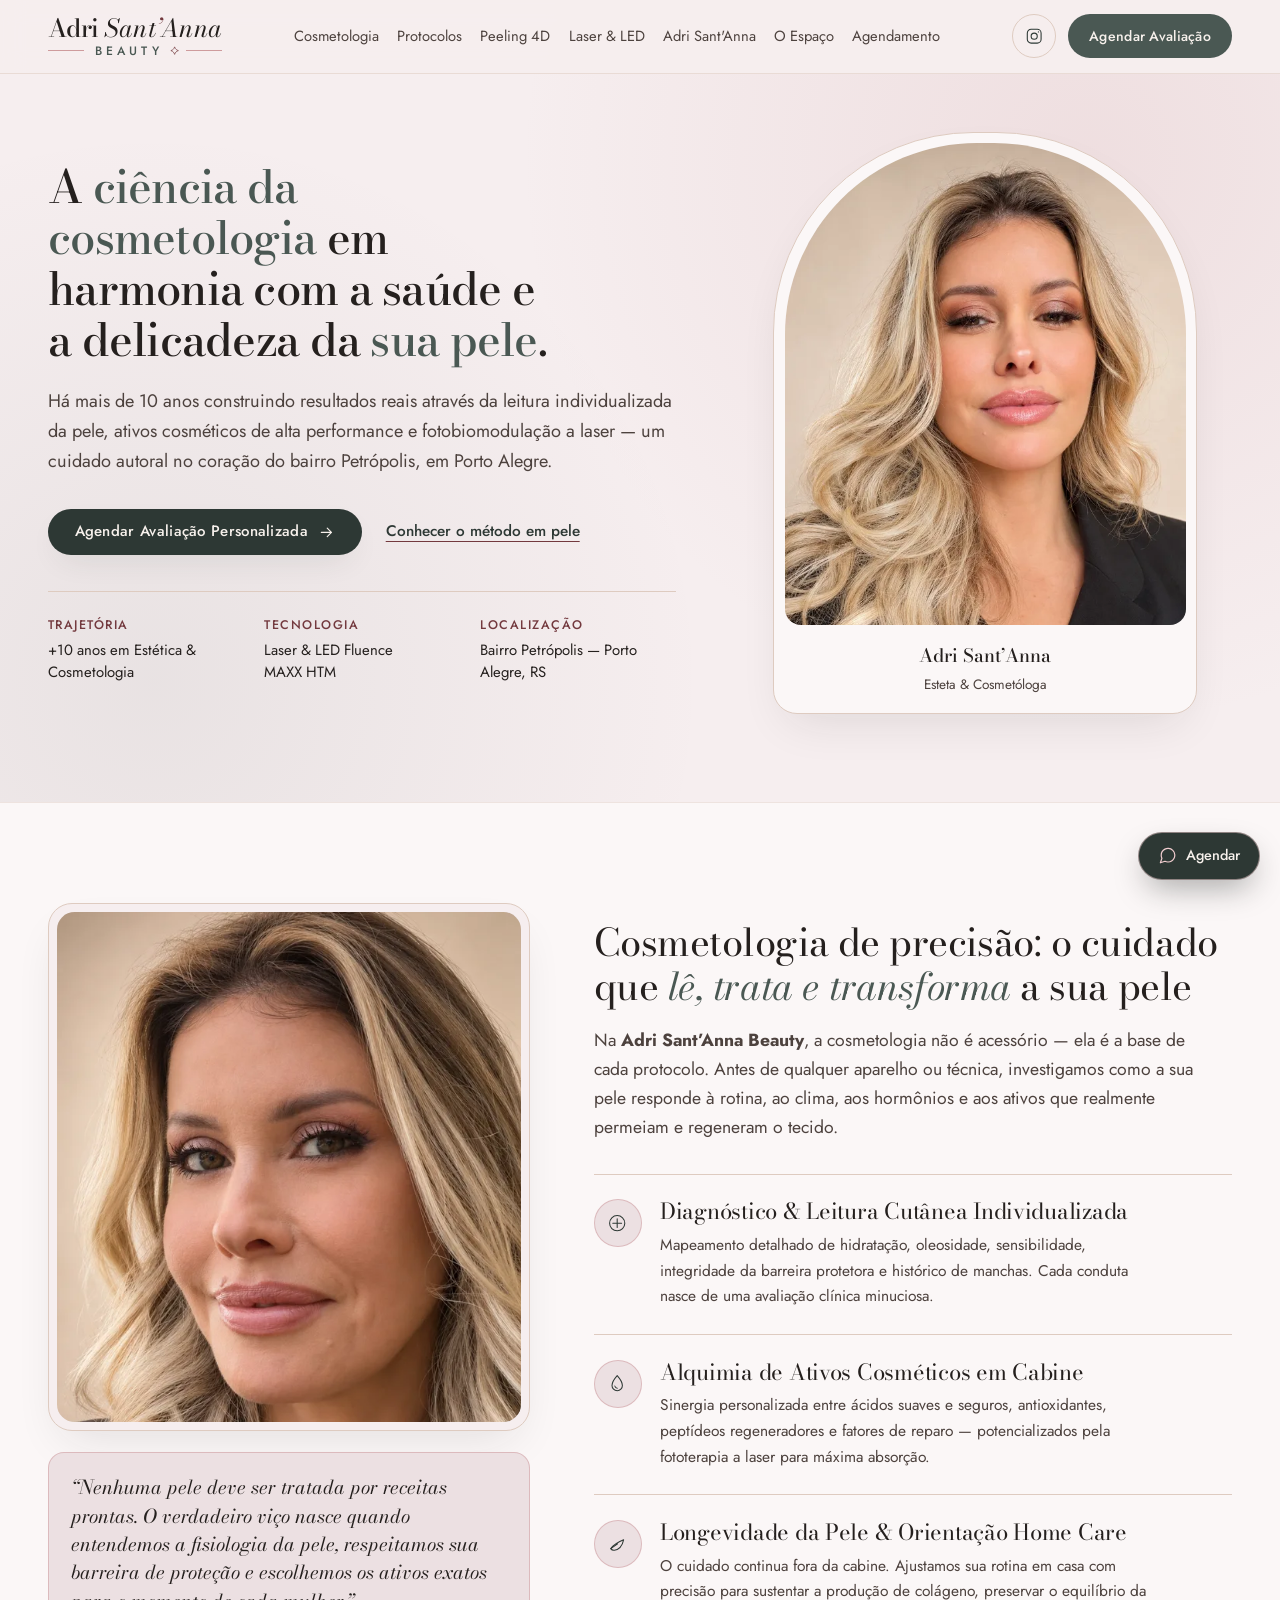
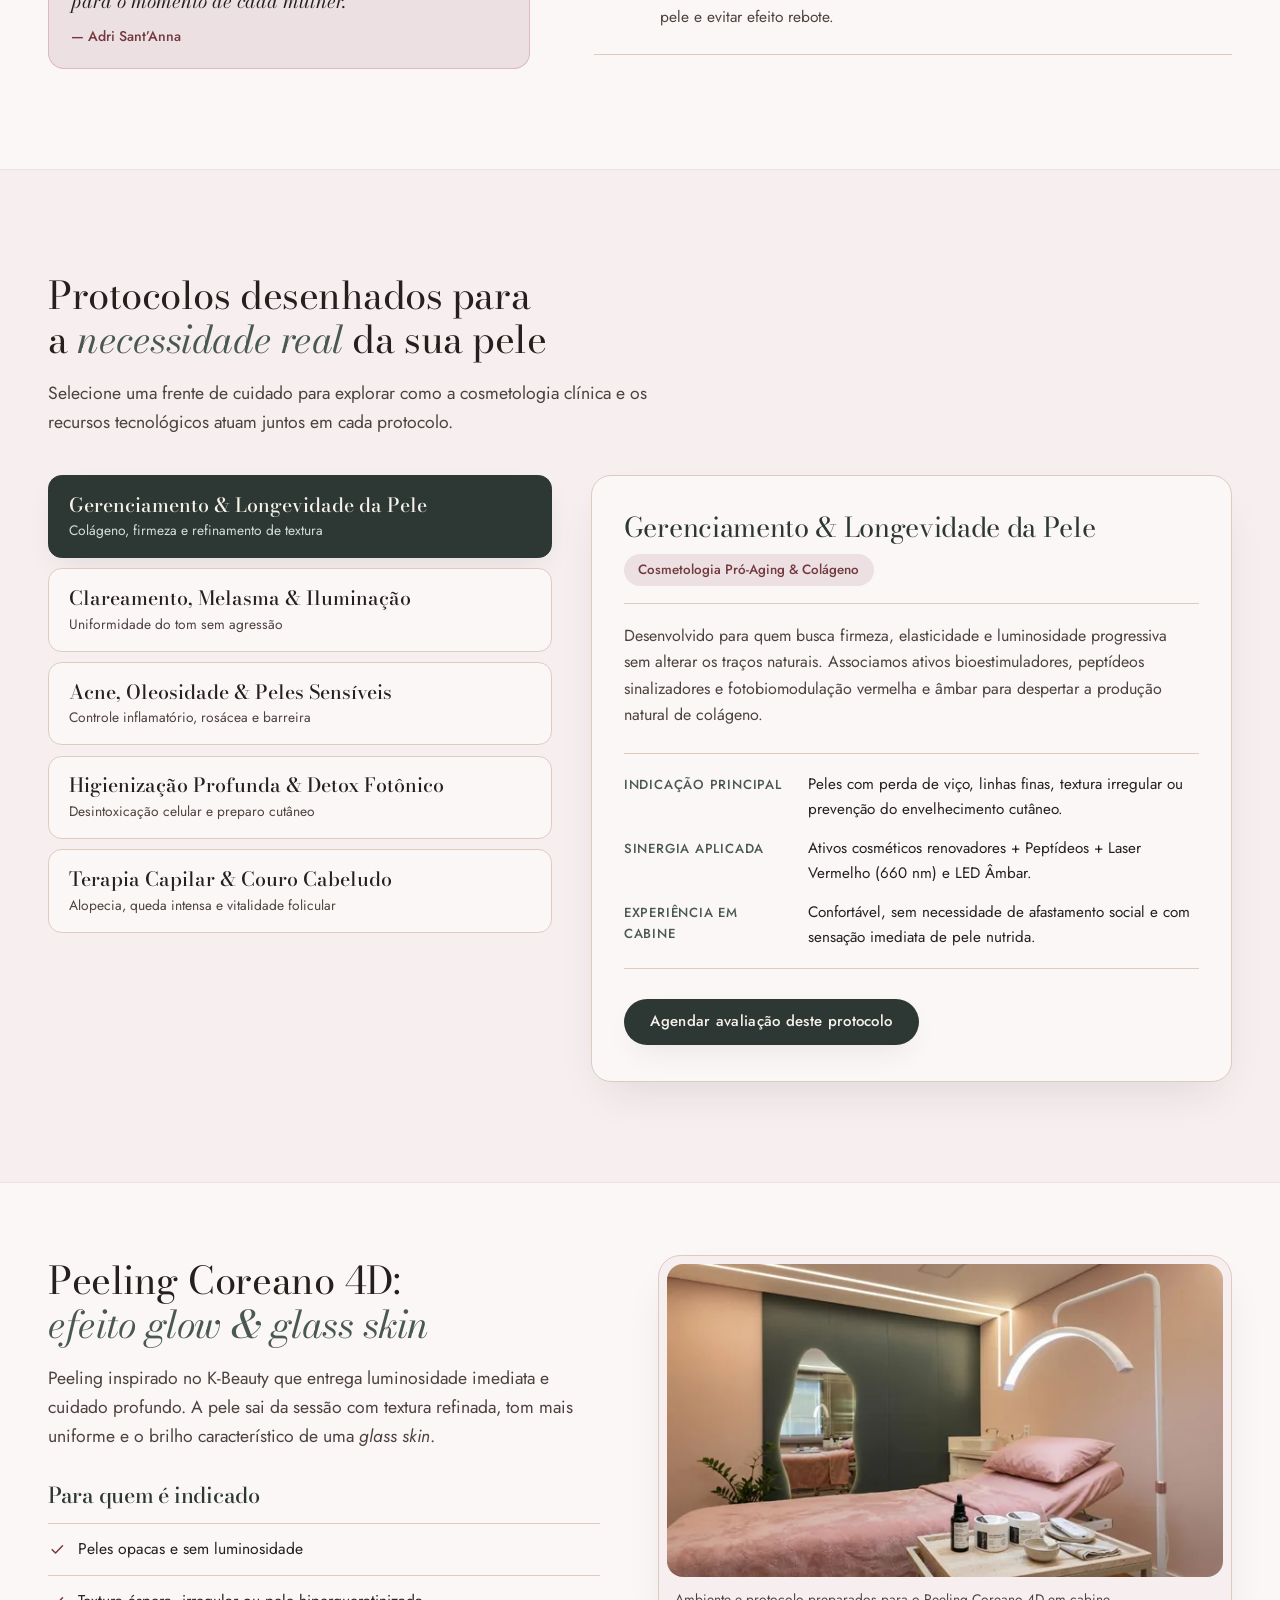
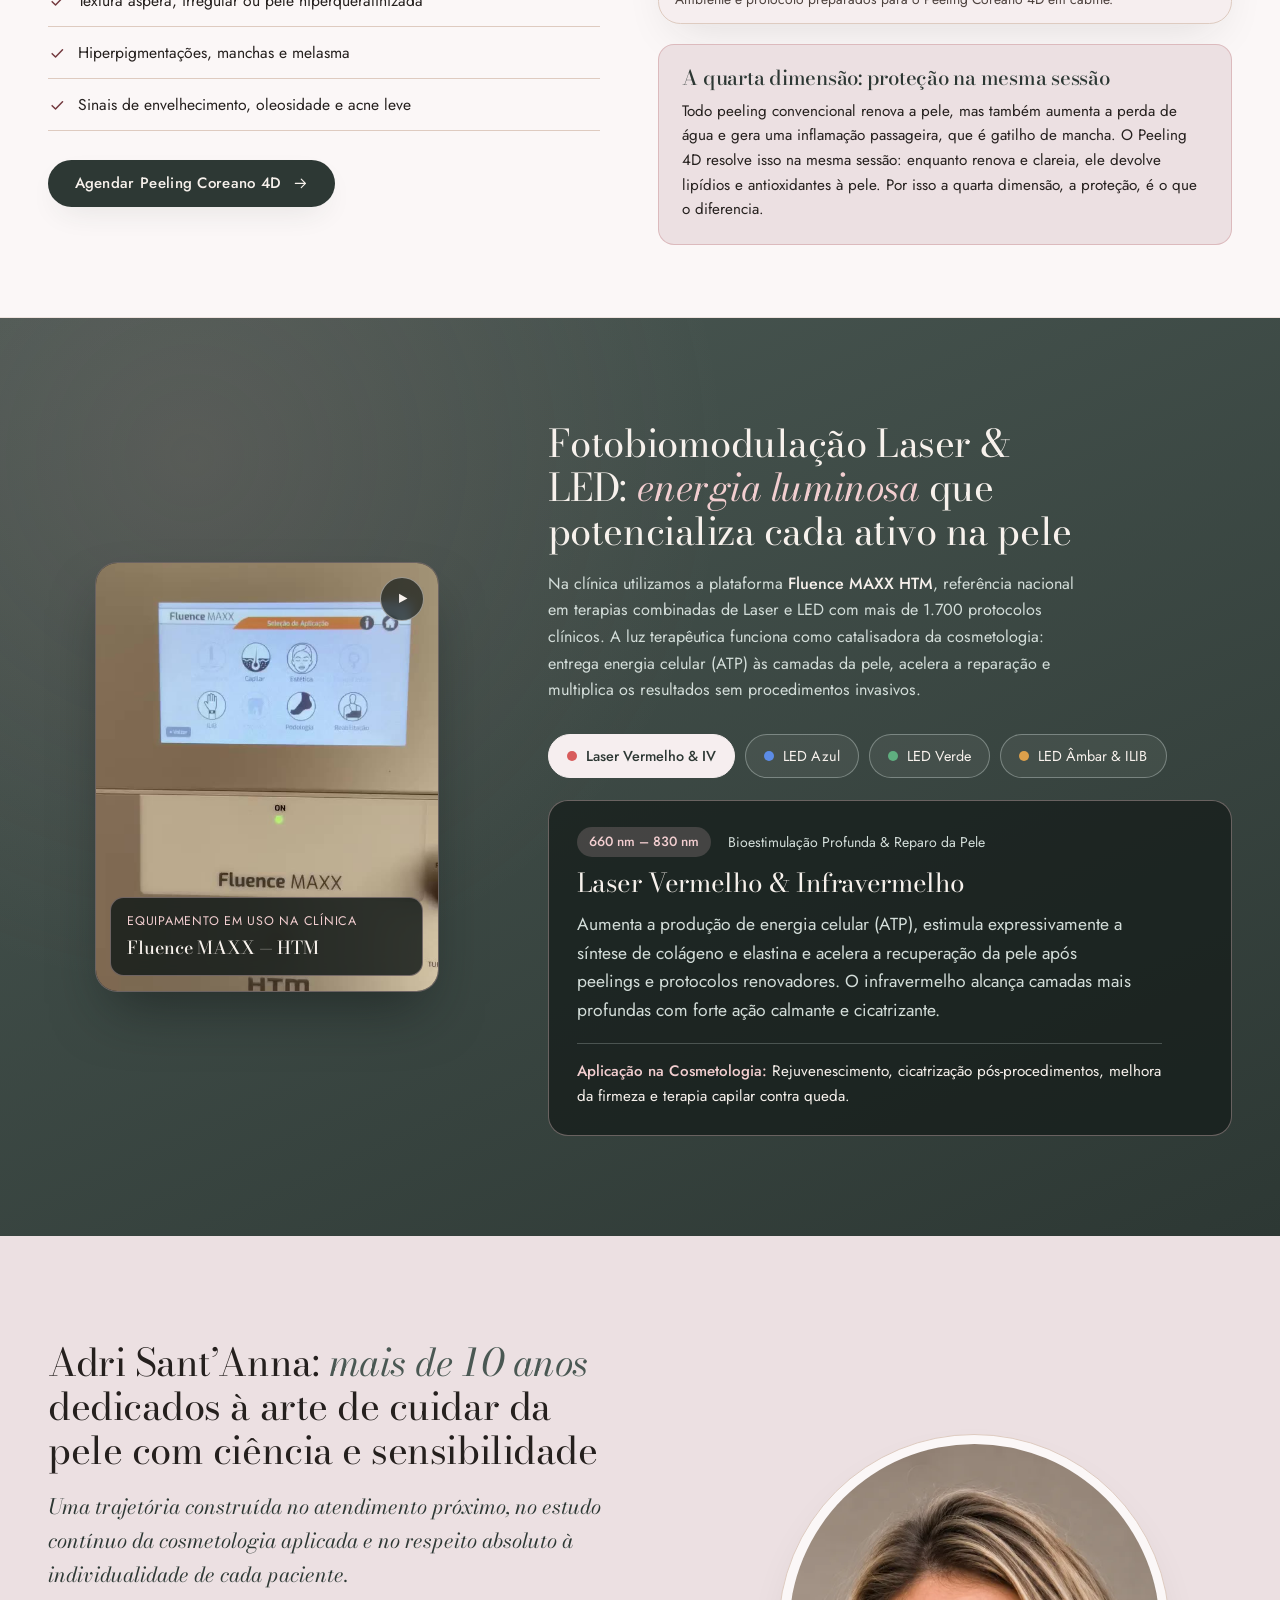
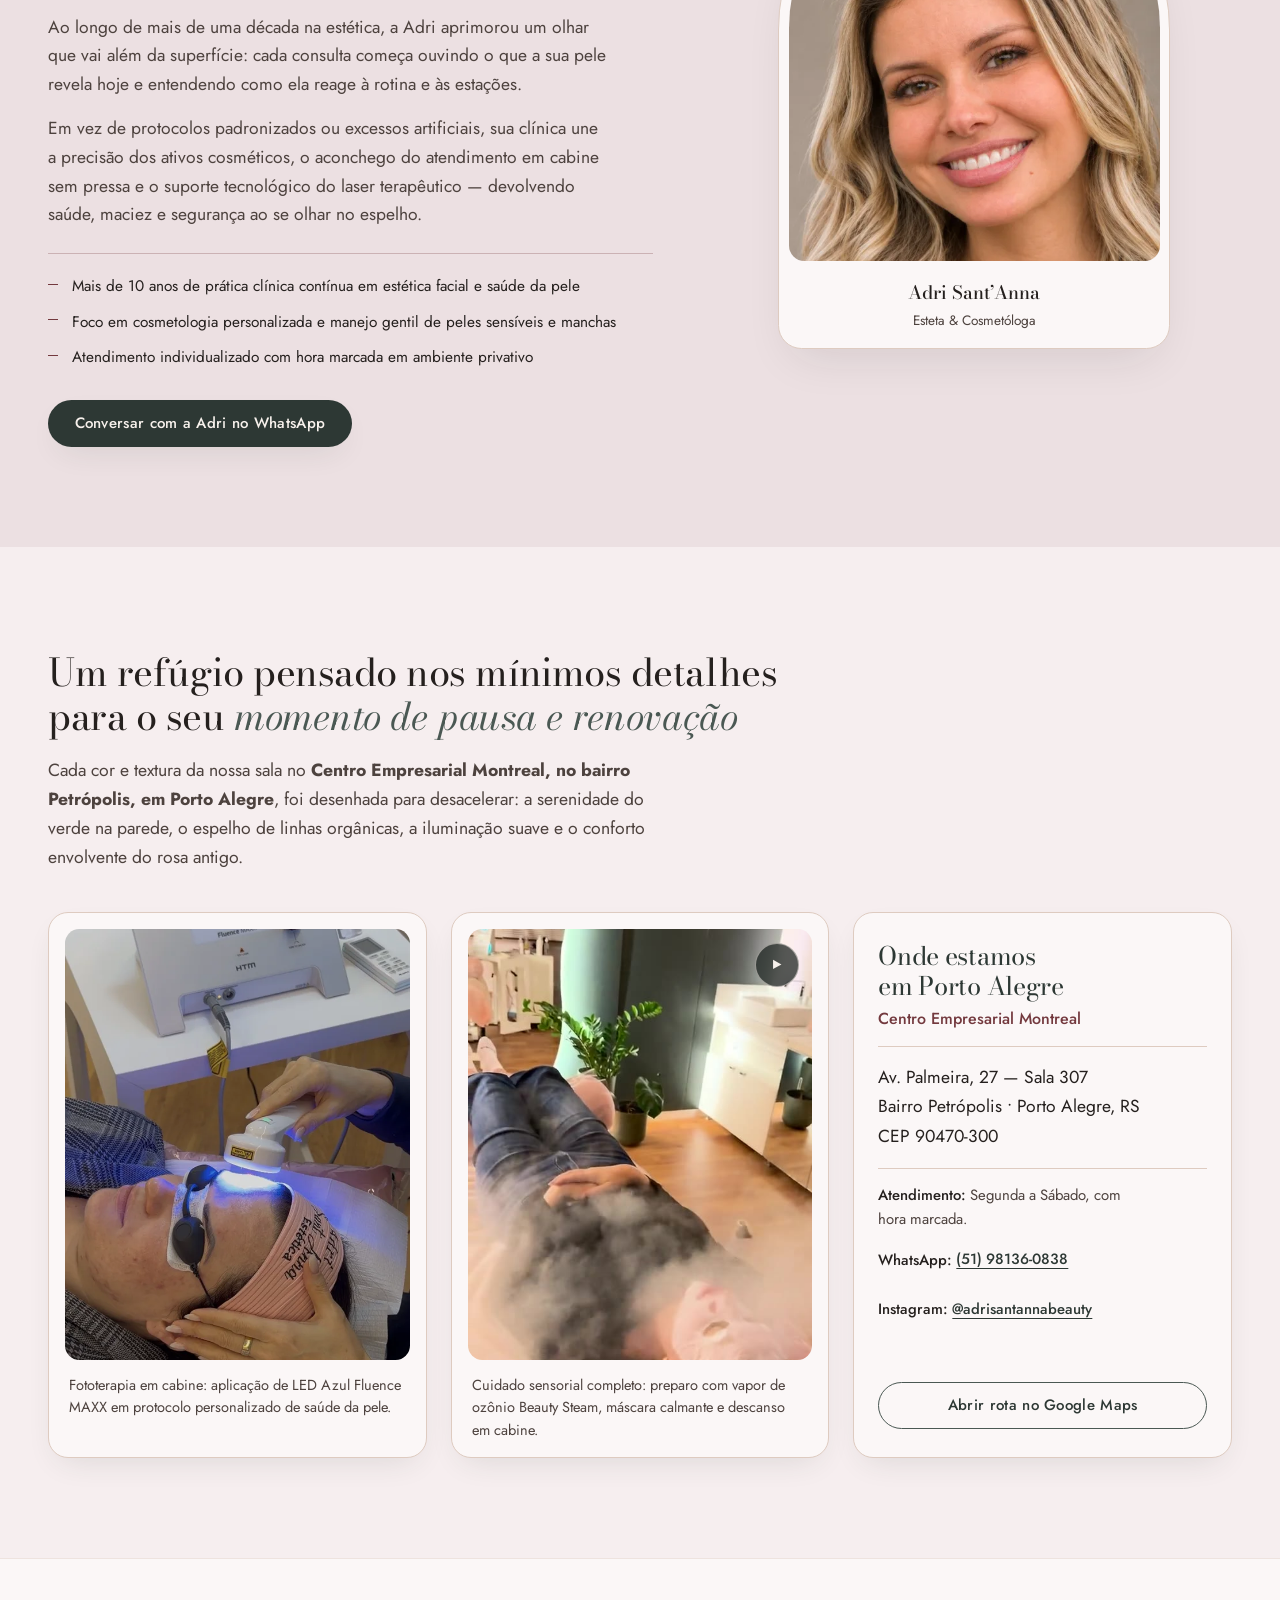
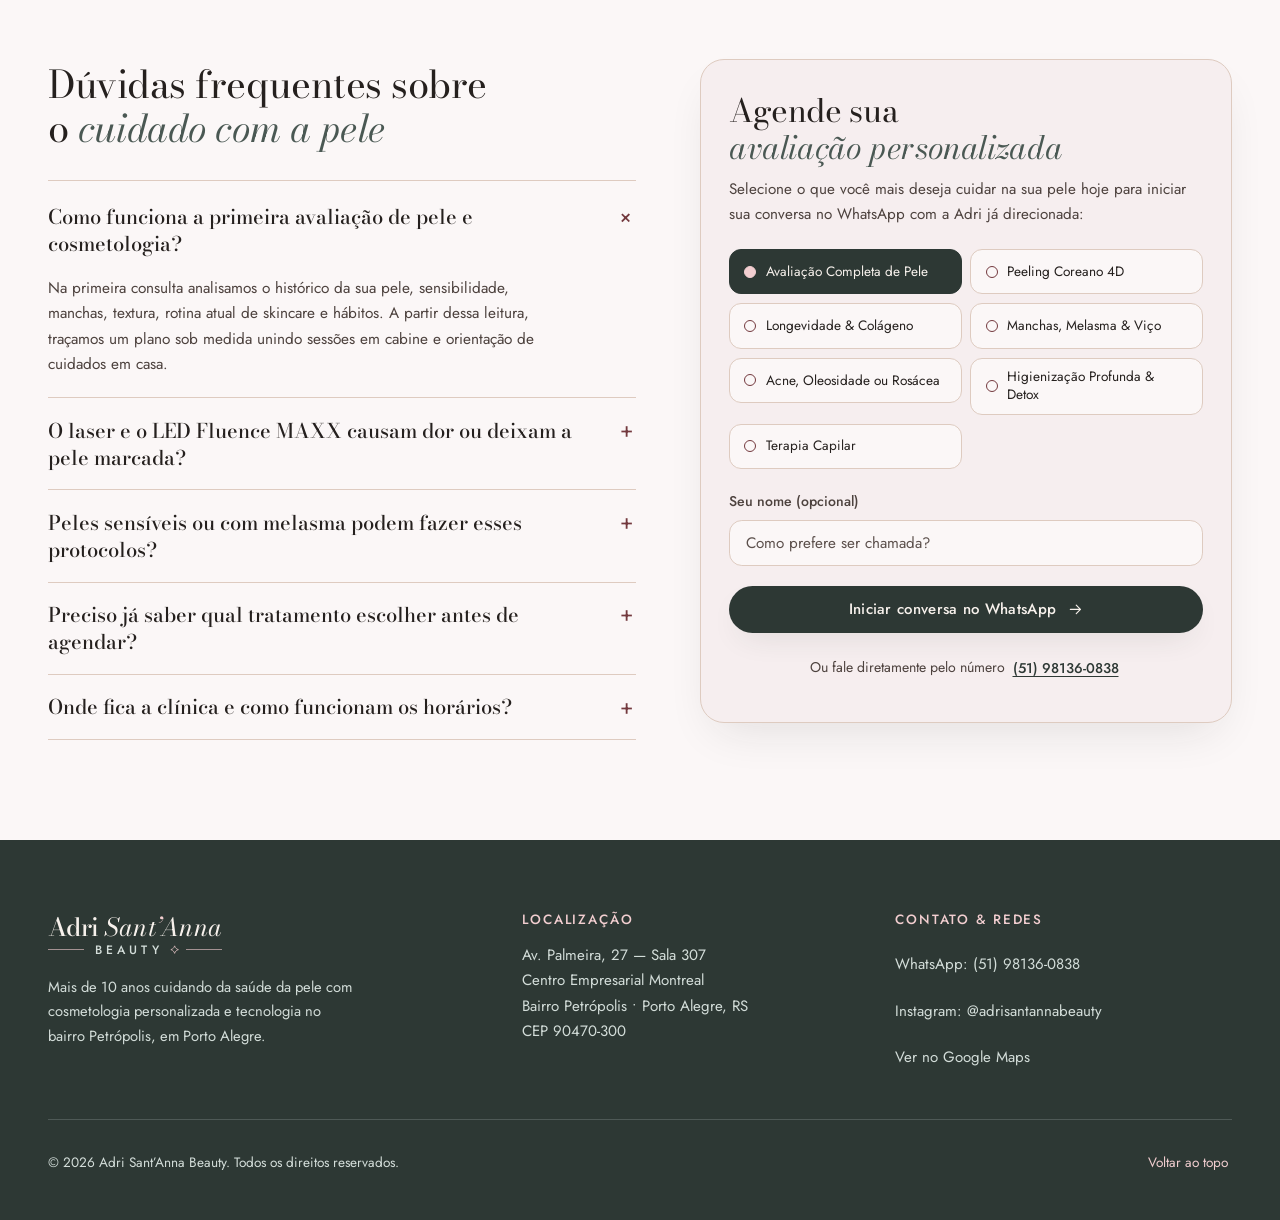
<file: index.html>
<!DOCTYPE html>
<html lang="pt-BR">
<head>
  <meta charset="UTF-8">
  <meta name="viewport" content="width=device-width, initial-scale=1.0">
  <title>Adri Sant'Anna Beauty — Saúde da Pele, Cosmetologia &amp; Laser em Porto Alegre</title>
  <meta name="description" content="Clínica de estética no bairro Petrópolis, em Porto Alegre, com mais de 10 anos de experiência em saúde da pele, cosmetologia personalizada e fototerapia a laser e LED Fluence MAXX HTM.">
  <meta name="robots" content="index, follow, max-image-preview:large">
  <meta name="theme-color" content="#4A5853">
  <meta name="geo.region" content="BR-RS">
  <meta name="geo.placename" content="Porto Alegre">
  <link rel="canonical" href="https://adrisantannabeauty.vercel.app/">

  <meta property="og:site_name" content="Adri Sant'Anna Beauty">
  <meta property="og:title" content="Adri Sant'Anna Beauty — Saúde da Pele &amp; Cosmetologia em Porto Alegre">
  <meta property="og:description" content="Mais de 10 anos dedicados à cosmetologia de precisão, leitura individualizada da pele e tecnologia a laser Fluence MAXX HTM no bairro Petrópolis, Porto Alegre.">
  <meta property="og:type" content="website">
  <meta property="og:locale" content="pt_BR">
  <meta property="og:url" content="https://adrisantannabeauty.vercel.app/">
  <meta property="og:image" content="https://adrisantannabeauty.vercel.app/assets/adri-hero.jpg">

  <meta name="twitter:card" content="summary_large_image">
  <meta name="twitter:title" content="Adri Sant'Anna Beauty — Saúde da Pele &amp; Cosmetologia">
  <meta name="twitter:description" content="Estética facial, cosmetologia personalizada e fototerapia a laser no bairro Petrópolis, Porto Alegre.">
  <meta name="twitter:image" content="https://adrisantannabeauty.vercel.app/assets/adri-hero.jpg">

  <link rel="icon" type="image/svg+xml" href="assets/favicon.svg">
  <link rel="preconnect" href="https://fonts.googleapis.com">
  <link rel="preconnect" href="https://fonts.gstatic.com" crossorigin>
  <link href="https://fonts.googleapis.com/css2?family=Bodoni+Moda:ital,opsz,wght@0,6..96,400..600;1,6..96,400..600&amp;family=Jost:wght@400;500;600&amp;display=swap" rel="stylesheet">
  <link rel="stylesheet" href="styles.css">

  <script type="application/ld+json">
  {
    "@context": "https://schema.org",
    "@type": "BeautySalon",
    "name": "Adri Sant'Anna Beauty",
    "description": "Clínica de estética especializada em saúde da pele, cosmetologia personalizada, Peeling Coreano 4D, fotobiomodulação a laser e LED (Fluence MAXX HTM) e terapia capilar no bairro Petrópolis, em Porto Alegre.",
    "url": "https://adrisantannabeauty.vercel.app/",
    "image": "https://adrisantannabeauty.vercel.app/assets/adri-hero.jpg",
    "telephone": "+55-51-98136-0838",
    "sameAs": [
      "https://www.instagram.com/adrisantannabeauty"
    ],
    "address": {
      "@type": "PostalAddress",
      "streetAddress": "Av. Palmeira, 27 - Sala 307 - Centro Empresarial Montreal",
      "addressLocality": "Porto Alegre",
      "addressRegion": "RS",
      "postalCode": "90470-300",
      "addressCountry": "BR"
    },
    "areaServed": {
      "@type": "City",
      "name": "Porto Alegre"
    },
    "openingHoursSpecification": [
      {
        "@type": "OpeningHoursSpecification",
        "dayOfWeek": ["Monday", "Tuesday", "Wednesday", "Thursday", "Friday", "Saturday"],
        "opens": "09:00",
        "closes": "19:00"
      }
    ]
  }
  </script>
</head>
<body>
  <a class="skip-link" href="#conteudo-principal">Ir para o conteúdo principal</a>

  <header class="site-header" id="siteHeader">
    <div class="container header-inner">
      <a href="#topo" class="brand-wordmark" aria-label="Adri Sant'Anna Beauty — Início">
        <span class="wordmark-main">
          <span class="wordmark-first">Adri</span>
          <span class="wordmark-last">Sant<span class="wordmark-apostrophe" aria-hidden="true">’</span>Anna</span>
        </span>
        <span class="wordmark-sub">
          <span class="wordmark-rule" aria-hidden="true"></span>
          <span class="wordmark-beauty">Beauty</span>
          <span class="wordmark-ornament" aria-hidden="true">
            <svg viewBox="0 0 16 16" fill="none" stroke="currentColor" stroke-width="1.2">
              <path d="M8 1.5C9.2 5.2 10.8 6.8 14.5 8C10.8 9.2 9.2 10.8 8 14.5C6.8 10.8 5.2 9.2 1.5 8C5.2 6.8 6.8 5.2 8 1.5Z"/>
            </svg>
          </span>
          <span class="wordmark-rule" aria-hidden="true"></span>
        </span>
      </a>

      <nav class="main-nav" aria-label="Navegação principal">
        <a href="#cosmetologia">Cosmetologia</a>
        <a href="#protocolos">Protocolos</a>
        <a href="#peeling-coreano-4d">Peeling 4D</a>
        <a href="#tecnologia-laser">Laser &amp; LED</a>
        <a href="#especialista">Adri Sant'Anna</a>
        <a href="#espaco">O Espaço</a>
        <a href="#contato">Agendamento</a>
      </nav>

      <div class="header-actions">
        <a href="https://www.instagram.com/adrisantannabeauty" target="_blank" rel="noopener noreferrer" class="header-social" aria-label="Instagram @adrisantannabeauty">
          <svg viewBox="0 0 24 24" fill="none" stroke="currentColor" stroke-width="1.4" stroke-linecap="round" stroke-linejoin="round" aria-hidden="true">
            <rect x="3" y="3" width="18" height="18" rx="5"/>
            <circle cx="12" cy="12" r="4"/>
            <circle cx="17.5" cy="6.5" r="0.8" fill="currentColor" stroke="none"/>
          </svg>
        </a>
        <a href="https://wa.me/5551981360838?text=Ol%C3%A1%20Adri!%20Gostaria%20de%20agendar%20uma%20avalia%C3%A7%C3%A3o%20de%20pele%20na%20cl%C3%ADnica." target="_blank" rel="noopener noreferrer" class="btn btn-header">
          Agendar Avaliação
        </a>
        <button type="button" class="nav-toggle" aria-label="Abrir menu de navegação" aria-expanded="false" aria-controls="mobileMenu">
          <span></span>
          <span></span>
        </button>
      </div>
    </div>

    <div class="mobile-menu" id="mobileMenu" hidden>
      <nav aria-label="Menu móvel">
        <a href="#cosmetologia">Pele &amp; Cosmetologia</a>
        <a href="#protocolos">Protocolos Especializados</a>
        <a href="#peeling-coreano-4d">Peeling Coreano 4D</a>
        <a href="#tecnologia-laser">Tecnologia Fluence MAXX</a>
        <a href="#especialista">Sobre Adri Sant'Anna</a>
        <a href="#espaco">Nosso Espaço • Bairro Petrópolis</a>
        <a href="#contato">Agendamento &amp; Dúvidas</a>
        <div class="mobile-menu-footer">
          <a href="https://wa.me/5551981360838?text=Ol%C3%A1%20Adri!%20Gostaria%20de%20agendar%20uma%20avalia%C3%A7%C3%A3o%20de%20pele." target="_blank" rel="noopener noreferrer" class="btn btn-primary">Falar no WhatsApp</a>
          <a href="https://www.instagram.com/adrisantannabeauty" target="_blank" rel="noopener noreferrer" class="mobile-ig">@adrisantannabeauty</a>
        </div>
      </nav>
    </div>
  </header>

  <main id="conteudo-principal">
    <!-- SEÇÃO 1: HERO EDITORIAL -->
    <section class="hero-section" id="topo">
      <div class="container hero-grid">
        <div class="hero-content">
          <h1 class="hero-title">
            A <span class="title-accent">ciência da cosmetologia</span> em harmonia com a saúde e a delicadeza da <span class="title-accent">sua pele</span>.
          </h1>
          <p class="hero-lead">
            Há mais de 10 anos construindo resultados reais através da leitura individualizada da pele, ativos cosméticos de alta performance e fotobiomodulação a laser — um cuidado autoral no coração do bairro Petrópolis, em Porto Alegre.
          </p>
          <div class="hero-actions">
            <a href="https://wa.me/5551981360838?text=Ol%C3%A1%20Adri!%20Vi%20o%20site%20e%20gostaria%20de%20agendar%20minha%20avalia%C3%A7%C3%A3o%20de%20pele%20e%20cosmetologia." target="_blank" rel="noopener noreferrer" class="btn btn-primary">
              <span>Agendar Avaliação Personalizada</span>
              <svg viewBox="0 0 20 20" fill="none" stroke="currentColor" stroke-width="1.4" aria-hidden="true">
                <path d="M4 10H16M16 10L11 5M16 10L11 15" stroke-linecap="round" stroke-linejoin="round"/>
              </svg>
            </a>
            <a href="#cosmetologia" class="link-editorial">Conhecer o método em pele</a>
          </div>

          <dl class="hero-credentials">
            <div class="credential-item">
              <dt>Trajetória</dt>
              <dd>+10 anos em Estética &amp; Cosmetologia</dd>
            </div>
            <div class="credential-item">
              <dt>Tecnologia</dt>
              <dd>Laser &amp; LED Fluence MAXX HTM</dd>
            </div>
            <div class="credential-item">
              <dt>Localização</dt>
              <dd>Bairro Petrópolis — Porto Alegre, RS</dd>
            </div>
          </dl>
        </div>

        <div class="hero-visual">
          <figure class="hero-frame">
            <picture>
              <source
                type="image/webp"
                srcset="assets/adri-hero-600.webp 600w, assets/adri-hero.webp 1086w"
                sizes="(max-width: 928px) 320px, 424px"
              >
              <img
                src="assets/adri-hero.jpg"
                alt="Adri Sant'Anna, esteta e cosmetóloga com mais de 10 anos de atuação"
                width="1086"
                height="1448"
                fetchpriority="high"
                decoding="async"
              >
            </picture>
            <figcaption class="hero-caption">
              <span class="caption-name">Adri Sant’Anna</span>
              <span class="caption-detail">Esteta &amp; Cosmetóloga</span>
            </figcaption>
          </figure>
        </div>
      </div>
    </section>

    <!-- SEÇÃO 2: FOCO EM PELE E COSMETOLOGIA CIENTÍFICA -->
    <section class="cosmetology-section" id="cosmetologia">
      <div class="container cosmetology-grid">
        <div class="cosmetology-media reveal-on-scroll">
          <div class="organic-portrait-wrap">
            <picture>
              <source
                type="image/webp"
                srcset="assets/adri-pele-closeup-600.webp 600w, assets/adri-pele-closeup.webp 941w"
                sizes="(max-width: 928px) 360px, 460px"
              >
              <img
                src="assets/adri-pele-closeup.jpg"
                alt="Close-up demonstrando viço, textura uniforme e luminosidade natural da pele tratada com cosmetologia"
                width="941"
                height="1672"
                loading="lazy"
                decoding="async"
              >
            </picture>
          </div>
          <blockquote class="clinical-quote">
            <p>“Nenhuma pele deve ser tratada por receitas prontas. O verdadeiro viço nasce quando entendemos a fisiologia da pele, respeitamos sua barreira de proteção e escolhemos os ativos exatos para o momento de cada mulher.”</p>
            <footer>— Adri Sant’Anna</footer>
          </blockquote>
        </div>

        <div class="cosmetology-editorial reveal-on-scroll">
          <h2 class="section-title">
            Cosmetologia de precisão: o cuidado que <em>lê, trata e transforma</em> a sua pele
          </h2>
          <p class="section-intro">
            Na <strong>Adri Sant’Anna Beauty</strong>, a cosmetologia não é acessório — ela é a base de cada protocolo. Antes de qualquer aparelho ou técnica, investigamos como a sua pele responde à rotina, ao clima, aos hormônios e aos ativos que realmente permeiam e regeneram o tecido.
          </p>

          <div class="pillars-list">
            <article class="pillar-row">
              <div class="pillar-icon" aria-hidden="true">
                <svg viewBox="0 0 28 28" fill="none" stroke="currentColor" stroke-width="1.3">
                  <circle cx="14" cy="14" r="9.5"/>
                  <path d="M14 8.5V19.5M8.5 14H19.5" stroke-linecap="round"/>
                </svg>
              </div>
              <div class="pillar-copy">
                <h3>Diagnóstico &amp; Leitura Cutânea Individualizada</h3>
                <p>Mapeamento detalhado de hidratação, oleosidade, sensibilidade, integridade da barreira protetora e histórico de manchas. Cada conduta nasce de uma avaliação clínica minuciosa.</p>
              </div>
            </article>

            <article class="pillar-row">
              <div class="pillar-icon" aria-hidden="true">
                <svg viewBox="0 0 28 28" fill="none" stroke="currentColor" stroke-width="1.3">
                  <path d="M14 4.5C14 4.5 20.5 11.8 20.5 16.8C20.5 20.4 17.6 23.5 14 23.5C10.4 23.5 7.5 20.4 7.5 16.8C7.5 11.8 14 4.5 14 4.5Z" stroke-linejoin="round"/>
                  <path d="M11 17.5C11.4 19.2 12.6 20.2 14 20.4" stroke-linecap="round"/>
                </svg>
              </div>
              <div class="pillar-copy">
                <h3>Alquimia de Ativos Cosméticos em Cabine</h3>
                <p>Sinergia personalizada entre ácidos suaves e seguros, antioxidantes, peptídeos regeneradores e fatores de reparo — potencializados pela fototerapia a laser para máxima absorção.</p>
              </div>
            </article>

            <article class="pillar-row">
              <div class="pillar-icon" aria-hidden="true">
                <svg viewBox="0 0 28 28" fill="none" stroke="currentColor" stroke-width="1.3">
                  <path d="M6 19.5C9.5 14.5 13.5 12 22 8.5C20.5 15.5 17 20.5 10.5 21.5C8.5 21.8 7 21 6 19.5Z" stroke-linejoin="round"/>
                  <path d="M6 19.5L14.5 13.5" stroke-linecap="round"/>
                </svg>
              </div>
              <div class="pillar-copy">
                <h3>Longevidade da Pele &amp; Orientação Home Care</h3>
                <p>O cuidado continua fora da cabine. Ajustamos sua rotina em casa com precisão para sustentar a produção de colágeno, preservar o equilíbrio da pele e evitar efeito rebote.</p>
              </div>
            </article>
          </div>
        </div>
      </div>
    </section>

    <!-- SEÇÃO 3: PROTOCOLOS ESPECIALIZADOS EM PELE -->
    <section class="protocols-section" id="protocolos">
      <div class="container">
        <div class="protocols-header reveal-on-scroll">
          <h2 class="section-title">
            Protocolos desenhados para a <em>necessidade real</em> da sua pele
          </h2>
          <p class="section-intro">
            Selecione uma frente de cuidado para explorar como a cosmetologia clínica e os recursos tecnológicos atuam juntos em cada protocolo.
          </p>
        </div>

        <div class="protocols-explorer reveal-on-scroll">
          <div class="protocol-tabs" role="tablist" aria-label="Categorias de protocolos de pele">
            <button type="button" class="protocol-tab is-active" role="tab" aria-selected="true" aria-controls="panel-longevidade" id="tab-longevidade" tabindex="0">
              <span class="tab-title">Gerenciamento &amp; Longevidade da Pele</span>
              <span class="tab-focus">Colágeno, firmeza e refinamento de textura</span>
            </button>
            <button type="button" class="protocol-tab" role="tab" aria-selected="false" aria-controls="panel-manchas" id="tab-manchas" tabindex="-1">
              <span class="tab-title">Clareamento, Melasma &amp; Iluminação</span>
              <span class="tab-focus">Uniformidade do tom sem agressão</span>
            </button>
            <button type="button" class="protocol-tab" role="tab" aria-selected="false" aria-controls="panel-acne" id="tab-acne" tabindex="-1">
              <span class="tab-title">Acne, Oleosidade &amp; Peles Sensíveis</span>
              <span class="tab-focus">Controle inflamatório, rosácea e barreira</span>
            </button>
            <button type="button" class="protocol-tab" role="tab" aria-selected="false" aria-controls="panel-higienizacao" id="tab-higienizacao" tabindex="-1">
              <span class="tab-title">Higienização Profunda &amp; Detox Fotônico</span>
              <span class="tab-focus">Desintoxicação celular e preparo cutâneo</span>
            </button>
            <button type="button" class="protocol-tab" role="tab" aria-selected="false" aria-controls="panel-capilar" id="tab-capilar" tabindex="-1">
              <span class="tab-title">Terapia Capilar &amp; Couro Cabeludo</span>
              <span class="tab-focus">Alopecia, queda intensa e vitalidade folicular</span>
            </button>
          </div>

          <div class="protocol-detail-stage">
            <div class="protocol-panel is-active" role="tabpanel" id="panel-longevidade" aria-labelledby="tab-longevidade">
              <div class="panel-top">
                <h3>Gerenciamento &amp; Longevidade da Pele</h3>
                <span class="panel-tag">Cosmetologia Pró-Aging &amp; Colágeno</span>
              </div>
              <p class="panel-description">
                Desenvolvido para quem busca firmeza, elasticidade e luminosidade progressiva sem alterar os traços naturais. Associamos ativos bioestimuladores, peptídeos sinalizadores e fotobiomodulação vermelha e âmbar para despertar a produção natural de colágeno.
              </p>
              <dl class="panel-specs">
                <div>
                  <dt>Indicação Principal</dt>
                  <dd>Peles com perda de viço, linhas finas, textura irregular ou prevenção do envelhecimento cutâneo.</dd>
                </div>
                <div>
                  <dt>Sinergia Aplicada</dt>
                  <dd>Ativos cosméticos renovadores + Peptídeos + Laser Vermelho (660 nm) e LED Âmbar.</dd>
                </div>
                <div>
                  <dt>Experiência em Cabine</dt>
                  <dd>Confortável, sem necessidade de afastamento social e com sensação imediata de pele nutrida.</dd>
                </div>
              </dl>
              <a href="https://wa.me/5551981360838?text=Ol%C3%A1%20Adri!%20Gostaria%20de%20agendar%20uma%20avalia%C3%A7%C3%A3o%20para%20o%20protocolo%20de%20Gerenciamento%20e%20Longevidade%20da%20Pele." target="_blank" rel="noopener noreferrer" class="btn btn-primary">
                Agendar avaliação deste protocolo
              </a>
            </div>

            <div class="protocol-panel" role="tabpanel" id="panel-manchas" aria-labelledby="tab-manchas" hidden>
              <div class="panel-top">
                <h3>Clareamento, Melasma &amp; Iluminação</h3>
                <span class="panel-tag">Controle de Pigmentação Seguro</span>
              </div>
              <p class="panel-description">
                O gerenciamento de manchas e melasma exige delicadeza técnica para não gerar inflamação nem efeito rebote. Utilizamos blends cosméticos antioxidantes e ativos clareadores inteligentes combinados ao LED Verde e Laser terapêutico para uniformizar o tom e iluminar a pele de forma gradual.
              </p>
              <dl class="panel-specs">
                <div>
                  <dt>Indicação Principal</dt>
                  <dd>Melasma, manchas pós-acne, manchas solares e pele opaca ou sem luminosidade.</dd>
                </div>
                <div>
                  <dt>Sinergia Aplicada</dt>
                  <dd>Ácidos suaves + Vitamina C estabilizada + Niacinamida + LED Verde (530 nm).</dd>
                </div>
                <div>
                  <dt>Experiência em Cabine</dt>
                  <dd>Protocolo progressivo, seguro em qualquer estação do ano com ajuste personalizado de rotina em casa.</dd>
                </div>
              </dl>
              <a href="https://wa.me/5551981360838?text=Ol%C3%A1%20Adri!%20Gostaria%20de%20saber%20mais%20sobre%20o%20protocolo%20para%20Manchas%2C%20Melasma%20e%20Ilumina%C3%A7%C3%A3o." target="_blank" rel="noopener noreferrer" class="btn btn-primary">
                Agendar avaliação deste protocolo
              </a>
            </div>

            <div class="protocol-panel" role="tabpanel" id="panel-acne" aria-labelledby="tab-acne" hidden>
              <div class="panel-top">
                <h3>Acne, Oleosidade &amp; Peles Sensíveis</h3>
                <span class="panel-tag">Equilíbrio &amp; Reparo da Barreira</span>
              </div>
              <p class="panel-description">
                Tanto peles acneicas quanto peles com rosácea ou sensibilizadas compartilham uma barreira de proteção fragilizada. Tratamos a inflamação na origem com cosmetologia calmante, regulação de oleosidade e fototerapia bactericida e reparadora sem ressecar a pele.
              </p>
              <dl class="panel-specs">
                <div>
                  <dt>Indicação Principal</dt>
                  <dd>Acne ativa ou adulta, poros dilatados, oleosidade excessiva, vermelhidão e pele reativa/rosácea.</dd>
                </div>
                <div>
                  <dt>Sinergia Aplicada</dt>
                  <dd>Prebióticos calmantes + Ativos seborreguladores + LED Azul (470 nm) e Laser Reparador.</dd>
                </div>
                <div>
                  <dt>Experiência em Cabine</dt>
                  <dd>Alívio imediato da vermelhidão, redução progressiva de lesões e recuperação da maciez.</dd>
                </div>
              </dl>
              <a href="https://wa.me/5551981360838?text=Ol%C3%A1%20Adri!%20Tenho%20interesse%20no%20protocolo%20para%20Acne%2C%20Oleosidade%20ou%20Pele%20Sens%C3%ADvel." target="_blank" rel="noopener noreferrer" class="btn btn-primary">
                Agendar avaliação deste protocolo
              </a>
            </div>

            <div class="protocol-panel" role="tabpanel" id="panel-higienizacao" aria-labelledby="tab-higienizacao" hidden>
              <div class="panel-top">
                <h3>Higienização Profunda &amp; Detox Fotônico</h3>
                <span class="panel-tag">Renovação &amp; Absorção Cutânea</span>
              </div>
              <p class="panel-description">
                Muito além de uma limpeza convencional: um cuidado completo para remover impurezas, cravos e células desvitalizadas sem agredir a pele. Finalizada com máscaras cosméticas calmantes e LEDterapia para encerrar a sessão com a pele fresca, hidratada e luminosa.
              </p>
              <dl class="panel-specs">
                <div>
                  <dt>Indicação Principal</dt>
                  <dd>Manutenção periódica da saúde da pele, cravos, poros obstruídos e preparo para outros protocolos.</dd>
                </div>
                <div>
                  <dt>Sinergia Aplicada</dt>
                  <dd>Emoliência delicada + Extração técnica cuidadosa + Fototerapia LED calmante.</dd>
                </div>
                <div>
                  <dt>Experiência em Cabine</dt>
                  <dd>Relaxante e indolor, saindo da clínica com aparência descansada e sem marcas agressivas.</dd>
                </div>
              </dl>
              <a href="https://wa.me/5551981360838?text=Ol%C3%A1%20Adri!%20Quero%20agendar%20uma%20Higieniza%C3%A7%C3%A3o%20Profunda%20%26%20Detox%20Fot%C3%B4nico." target="_blank" rel="noopener noreferrer" class="btn btn-primary">
                Agendar higienização fotônica
              </a>
            </div>

            <div class="protocol-panel" role="tabpanel" id="panel-capilar" aria-labelledby="tab-capilar" hidden>
              <div class="panel-top">
                <h3>Terapia Capilar &amp; Couro Cabeludo</h3>
                <span class="panel-tag">Fotobiomodulação &amp; Ativos Foliculares</span>
              </div>
              <p class="panel-description">
                O couro cabeludo é uma extensão da pele e merece o mesmo rigor cosmético. Utilizamos protocolos dedicados do sistema Fluence MAXX aliados a tônicos e higienização bactericida para controlar oleosidade, dermatite seborreica, foliculite, queda capilar intensa (eflúvio) e quadros de alopecia.
              </p>
              <dl class="panel-specs">
                <div>
                  <dt>Indicação Principal</dt>
                  <dd>Queda capilar, afinamento dos fios, alopecia, caspa, dermatite seborreica e pós-transplante.</dd>
                </div>
                <div>
                  <dt>Sinergia Aplicada</dt>
                  <dd>Higienização bactericida + Fatores de crescimento tópicos + Laser Vermelho &amp; LED Azul.</dd>
                </div>
                <div>
                  <dt>Experiência em Cabine</dt>
                  <dd>Estímulo direto da circulação local e da fase ativa de crescimento dos fios, com sessões tranquilas e sem dor.</dd>
                </div>
              </dl>
              <a href="https://wa.me/5551981360838?text=Ol%C3%A1%20Adri!%20Gostaria%20de%20informar-me%20sobre%20a%20Terapia%20Capilar%20na%20cl%C3%ADnica." target="_blank" rel="noopener noreferrer" class="btn btn-primary">
                Agendar avaliação capilar
              </a>
            </div>
          </div>
        </div>
      </div>
    </section>

    <!-- SEÇÃO: PEELING COREANO 4D -->
    <section class="peeling-4d-section" id="peeling-coreano-4d">
      <div class="container peeling-4d-grid">
        <div class="peeling-4d-editorial reveal-on-scroll">
          <h2 class="section-title">
            Peeling Coreano 4D: <em>efeito glow &amp; glass skin</em>
          </h2>
          <p class="section-intro">
            Peeling inspirado no K-Beauty que entrega luminosidade imediata e cuidado profundo. A pele sai da sessão com textura refinada, tom mais uniforme e o brilho característico de uma <em>glass skin</em>.
          </p>

          <h3 class="peeling-subheading">Para quem é indicado</h3>
          <ul class="peeling-indications">
            <li>
              <svg viewBox="0 0 20 20" fill="none" stroke="currentColor" stroke-width="1.6" aria-hidden="true">
                <path d="M4.5 10.5L8.2 14.2L15.8 6.2" stroke-linecap="round" stroke-linejoin="round"/>
              </svg>
              <span>Peles opacas e sem luminosidade</span>
            </li>
            <li>
              <svg viewBox="0 0 20 20" fill="none" stroke="currentColor" stroke-width="1.6" aria-hidden="true">
                <path d="M4.5 10.5L8.2 14.2L15.8 6.2" stroke-linecap="round" stroke-linejoin="round"/>
              </svg>
              <span>Textura áspera, irregular ou pele hiperqueratinizada</span>
            </li>
            <li>
              <svg viewBox="0 0 20 20" fill="none" stroke="currentColor" stroke-width="1.6" aria-hidden="true">
                <path d="M4.5 10.5L8.2 14.2L15.8 6.2" stroke-linecap="round" stroke-linejoin="round"/>
              </svg>
              <span>Hiperpigmentações, manchas e melasma</span>
            </li>
            <li>
              <svg viewBox="0 0 20 20" fill="none" stroke="currentColor" stroke-width="1.6" aria-hidden="true">
                <path d="M4.5 10.5L8.2 14.2L15.8 6.2" stroke-linecap="round" stroke-linejoin="round"/>
              </svg>
              <span>Sinais de envelhecimento, oleosidade e acne leve</span>
            </li>
          </ul>

          <div class="peeling-4d-actions">
            <a href="https://wa.me/5551981360838?text=Ol%C3%A1%20Adri!%20Gostaria%20de%20saber%20mais%20e%20agendar%20uma%20sess%C3%A3o%20de%20Peeling%20Coreano%204D." target="_blank" rel="noopener noreferrer" class="btn btn-primary">
              <span>Agendar Peeling Coreano 4D</span>
              <svg viewBox="0 0 20 20" fill="none" stroke="currentColor" stroke-width="1.4" aria-hidden="true">
                <path d="M4 10H16M16 10L11 5M16 10L11 15" stroke-linecap="round" stroke-linejoin="round"/>
              </svg>
            </a>
          </div>
        </div>

        <div class="peeling-4d-showcase reveal-on-scroll">
          <figure class="peeling-4d-frame">
            <picture>
              <source
                type="image/webp"
                srcset="assets/peeling-coreano-4d-600.webp 600w, assets/peeling-coreano-4d.webp 1024w"
                sizes="(max-width: 928px) calc(100vw - 2.5rem), 560px"
              >
              <img
                src="assets/peeling-coreano-4d.jpg"
                alt="Sala de atendimento da Adri Sant'Anna Beauty preparada com os produtos do protocolo Peeling Coreano 4D"
                width="1024"
                height="576"
                loading="lazy"
                decoding="async"
              >
            </picture>
            <figcaption class="peeling-4d-caption">Ambiente e protocolo preparados para o Peeling Coreano 4D em cabine.</figcaption>
          </figure>

          <aside class="peeling-dimension-note">
            <h3 class="peeling-dimension-title">A quarta dimensão: proteção na mesma sessão</h3>
            <p>Todo peeling convencional renova a pele, mas também aumenta a perda de água e gera uma inflamação passageira, que é gatilho de mancha. O Peeling 4D resolve isso na mesma sessão: enquanto renova e clareia, ele devolve lipídios e antioxidantes à pele. Por isso a quarta dimensão, a proteção, é o que o diferencia.</p>
          </aside>
        </div>
      </div>
    </section>

    <!-- SEÇÃO 4: VITRINE TECNOLÓGICA (VERDE DA CLÍNICA + FLUENCE MAXX HTM) -->
    <section class="tech-section" id="tecnologia-laser">
      <div class="container tech-grid">
        <div class="tech-video-column reveal-on-scroll">
          <div class="video-frame-wrapper">
            <video
              class="clinic-video"
              src="assets/equipamento-fluence-maxx.mp4"
              poster="assets/poster-fluence.jpg"
              muted
              loop
              playsinline
              preload="none"
              data-lazy-video
              aria-label="Demonstração real do equipamento Laser e LED Fluence MAXX HTM utilizado na clínica Adri Sant'Anna Beauty"
            ></video>
            <button type="button" class="video-control-btn" data-video-toggle aria-label="Reproduzir vídeo do equipamento Fluence MAXX">
              <svg class="icon-pause" viewBox="0 0 20 20" fill="currentColor" aria-hidden="true" hidden>
                <rect x="5" y="4" width="3.5" height="12" rx="1"/>
                <rect x="11.5" y="4" width="3.5" height="12" rx="1"/>
              </svg>
              <svg class="icon-play" viewBox="0 0 20 20" fill="currentColor" aria-hidden="true">
                <path d="M6 4.5L16 10L6 15.5V4.5Z"/>
              </svg>
            </button>
            <div class="video-badge">
              <span>Equipamento em uso na clínica</span>
              <strong>Fluence MAXX — HTM</strong>
            </div>
          </div>
        </div>

        <div class="tech-editorial-column reveal-on-scroll">
          <h2 class="section-title section-title--light">
            Fotobiomodulação Laser &amp; LED: <em>energia luminosa</em> que potencializa cada ativo na pele
          </h2>
          <p class="tech-intro">
            Na clínica utilizamos a plataforma <strong>Fluence MAXX HTM</strong>, referência nacional em terapias combinadas de Laser e LED com mais de 1.700 protocolos clínicos. A luz terapêutica funciona como catalisadora da cosmetologia: entrega energia celular (ATP) às camadas da pele, acelera a reparação e multiplica os resultados sem procedimentos invasivos.
          </p>

          <div class="wavelength-selector" role="tablist" aria-label="Espectros de luz do laser Fluence MAXX">
            <button type="button" class="wave-btn is-active" role="tab" aria-selected="true" aria-controls="waveReadout" id="waveBtnRed" data-wave="red" tabindex="0">
              <span class="wave-dot wave-dot--red" aria-hidden="true"></span>
              <span>Laser Vermelho &amp; IV</span>
            </button>
            <button type="button" class="wave-btn" role="tab" aria-selected="false" aria-controls="waveReadout" id="waveBtnBlue" data-wave="blue" tabindex="-1">
              <span class="wave-dot wave-dot--blue" aria-hidden="true"></span>
              <span>LED Azul</span>
            </button>
            <button type="button" class="wave-btn" role="tab" aria-selected="false" aria-controls="waveReadout" id="waveBtnGreen" data-wave="green" tabindex="-1">
              <span class="wave-dot wave-dot--green" aria-hidden="true"></span>
              <span>LED Verde</span>
            </button>
            <button type="button" class="wave-btn" role="tab" aria-selected="false" aria-controls="waveReadout" id="waveBtnAmber" data-wave="amber" tabindex="-1">
              <span class="wave-dot wave-dot--amber" aria-hidden="true"></span>
              <span>LED Âmbar &amp; ILIB</span>
            </button>
          </div>

          <div class="wave-readout" id="waveReadout" role="tabpanel" aria-labelledby="waveBtnRed" aria-live="polite">
            <div class="wave-meta">
              <span class="wave-nm" id="waveNm">660 nm – 830 nm</span>
              <span class="wave-role" id="waveRole">Bioestimulação Profunda &amp; Reparo da Pele</span>
            </div>
            <h3 class="wave-title" id="waveTitle">Laser Vermelho &amp; Infravermelho</h3>
            <p class="wave-description" id="waveDescription">
              Aumenta a produção de energia celular (ATP), estimula expressivamente a síntese de colágeno e elastina e acelera a recuperação da pele após peelings e protocolos renovadores. O infravermelho alcança camadas mais profundas com forte ação calmante e cicatrizante.
            </p>
            <p class="wave-cosmetic" id="waveCosmetic">
              <strong>Aplicação na Cosmetologia:</strong> Rejuvenescimento, cicatrização pós-procedimentos, melhora da firmeza e terapia capilar contra queda.
            </p>
          </div>
        </div>
      </div>
    </section>

    <!-- SEÇÃO 5: SOBRE A ESPECIALISTA (ADRI SANT'ANNA) -->
    <section class="specialist-section" id="especialista">
      <div class="container specialist-grid">
        <div class="specialist-copy reveal-on-scroll">
          <h2 class="section-title">
            Adri Sant’Anna: <em>mais de 10 anos</em> dedicados à arte de cuidar da pele com ciência e sensibilidade
          </h2>
          <p class="specialist-lead">
            Uma trajetória construída no atendimento próximo, no estudo contínuo da cosmetologia aplicada e no respeito absoluto à individualidade de cada paciente.
          </p>
          <p>
            Ao longo de mais de uma década na estética, a Adri aprimorou um olhar que vai além da superfície: cada consulta começa ouvindo o que a sua pele revela hoje e entendendo como ela reage à rotina e às estações.
          </p>
          <p>
            Em vez de protocolos padronizados ou excessos artificiais, sua clínica une a precisão dos ativos cosméticos, o aconchego do atendimento em cabine sem pressa e o suporte tecnológico do laser terapêutico — devolvendo saúde, maciez e segurança ao se olhar no espelho.
          </p>

          <ul class="specialist-highlights">
            <li>Mais de 10 anos de prática clínica contínua em estética facial e saúde da pele</li>
            <li>Foco em cosmetologia personalizada e manejo gentil de peles sensíveis e manchas</li>
            <li>Atendimento individualizado com hora marcada em ambiente privativo</li>
          </ul>

          <div class="specialist-cta">
            <a href="https://wa.me/5551981360838?text=Ol%C3%A1%20Adri!%20Gostaria%20de%20conversar%20e%20agendar%20meu%20atendimento%20com%20voc%C3%AA." target="_blank" rel="noopener noreferrer" class="btn btn-primary">
              Conversar com a Adri no WhatsApp
            </a>
          </div>
        </div>

        <div class="specialist-photos reveal-on-scroll">
          <figure class="photo-primary">
            <div class="photo-arch-crop">
              <picture>
                <source
                  type="image/webp"
                  srcset="assets/adri-sorriso-600.webp 600w, assets/adri-sorriso.webp 1024w"
                  sizes="(max-width: 928px) 320px, 392px"
                >
                <img
                  src="assets/adri-sorriso.jpg"
                  alt="Retrato acolhedor da esteta e cosmetóloga Adri Sant'Anna sorrindo"
                  width="1024"
                  height="1536"
                  loading="lazy"
                  decoding="async"
                >
              </picture>
            </div>
            <figcaption class="specialist-caption">
              <span class="caption-name">Adri Sant’Anna</span>
              <span class="caption-detail">Esteta &amp; Cosmetóloga</span>
            </figcaption>
          </figure>
        </div>
      </div>
    </section>

    <!-- SEÇÃO 6: O ESPAÇO & A EXPERIÊNCIA EM CABINE -->
    <section class="space-section" id="espaco">
      <div class="container">
        <div class="space-header reveal-on-scroll">
          <h2 class="section-title">
            Um refúgio pensado nos mínimos detalhes para o seu <em>momento de pausa e renovação</em>
          </h2>
          <p class="section-intro">
            Cada cor e textura da nossa sala no <strong>Centro Empresarial Montreal, no bairro Petrópolis, em Porto Alegre</strong>, foi desenhada para desacelerar: a serenidade do verde na parede, o espelho de linhas orgânicas, a iluminação suave e o conforto envolvente do rosa antigo.
          </p>
        </div>

        <div class="space-gallery reveal-on-scroll">
          <figure class="space-photo-card">
            <picture>
              <source
                type="image/webp"
                srcset="assets/clinica-ambiente-600.webp 600w, assets/clinica-ambiente.webp 762w"
                sizes="(max-width: 608px) 360px, (max-width: 992px) 340px, 380px"
              >
              <img
                src="assets/clinica-ambiente.jpeg"
                alt="Aplicação de fototerapia LED azul com o equipamento Fluence MAXX HTM realizada pela Adri Sant'Anna em cabine"
                width="762"
                height="1657"
                loading="lazy"
                decoding="async"
              >
            </picture>
            <figcaption>Fototerapia em cabine: aplicação de LED Azul Fluence MAXX em protocolo personalizado de saúde da pele.</figcaption>
          </figure>

          <figure class="space-video-card">
            <div class="video-frame-wrapper video-frame-wrapper--light">
              <video
                class="clinic-video"
                src="assets/clinica-atendimento.mp4"
                poster="assets/poster-atendimento.jpg"
                muted
                loop
                playsinline
                preload="none"
                data-lazy-video
                aria-label="Atendimento em cabine com vapor de ozônio Beauty Steam HTM, máscara facial calmante e ambiente da clínica Adri Sant'Anna Beauty"
              ></video>
              <button type="button" class="video-control-btn" data-video-toggle aria-label="Reproduzir vídeo do atendimento em cabine">
                <svg class="icon-pause" viewBox="0 0 20 20" fill="currentColor" aria-hidden="true" hidden>
                  <rect x="5" y="4" width="3.5" height="12" rx="1"/>
                  <rect x="11.5" y="4" width="3.5" height="12" rx="1"/>
                </svg>
                <svg class="icon-play" viewBox="0 0 20 20" fill="currentColor" aria-hidden="true">
                  <path d="M6 4.5L16 10L6 15.5V4.5Z"/>
                </svg>
              </button>
            </div>
            <figcaption>Cuidado sensorial completo: preparo com vapor de ozônio Beauty Steam, máscara calmante e descanso em cabine.</figcaption>
          </figure>

          <aside class="location-card">
            <div>
              <h3>Onde estamos em Porto Alegre</h3>
              <p class="location-building">Centro Empresarial Montreal</p>
              <address class="location-address">
                Av. Palmeira, 27 — Sala 307<br>
                Bairro Petrópolis • Porto Alegre, RS<br>
                CEP 90470-300
              </address>

              <div class="location-details">
                <p><strong>Atendimento:</strong> Segunda a Sábado, com hora marcada.</p>
                <p><strong>WhatsApp:</strong> <a href="https://wa.me/5551981360838" target="_blank" rel="noopener noreferrer">(51) 98136-0838</a></p>
                <p><strong>Instagram:</strong> <a href="https://www.instagram.com/adrisantannabeauty" target="_blank" rel="noopener noreferrer">@adrisantannabeauty</a></p>
              </div>
            </div>

            <div class="location-actions">
              <a href="https://www.google.com/maps/search/?api=1&amp;query=Av.+Palmeira,+27+-+Sl+307+-+Petr%C3%B3polis,+Porto+Alegre+-+RS,+90470-300" target="_blank" rel="noopener noreferrer" class="btn btn-outline btn-full">
                Abrir rota no Google Maps
              </a>
            </div>
          </aside>
        </div>
      </div>
    </section>

    <!-- SEÇÃO 7: FAQ & CONCIERGE DE AGENDAMENTO -->
    <section class="contact-section" id="contato">
      <div class="container contact-grid">
        <div class="faq-column reveal-on-scroll">
          <h2 class="section-title">
            Dúvidas frequentes sobre o <em>cuidado com a pele</em>
          </h2>

          <div class="faq-list">
            <details class="faq-item" open>
              <summary>Como funciona a primeira avaliação de pele e cosmetologia?</summary>
              <p>Na primeira consulta analisamos o histórico da sua pele, sensibilidade, manchas, textura, rotina atual de skincare e hábitos. A partir dessa leitura, traçamos um plano sob medida unindo sessões em cabine e orientação de cuidados em casa.</p>
            </details>

            <details class="faq-item">
              <summary>O laser e o LED Fluence MAXX causam dor ou deixam a pele marcada?</summary>
              <p>Não. A fotobiomodulação é um recurso não invasivo, totalmente indolor e relaxante. Além de estimular colágeno e potencializar os ativos cosméticos, ela acalma a pele e reduz a vermelhidão.</p>
            </details>

            <details class="faq-item">
              <summary>Peles sensíveis ou com melasma podem fazer esses protocolos?</summary>
              <p>Sim — esse é justamente o diferencial da cosmetologia personalizada. Escolhemos ácidos suaves, ativos calmantes e luzes específicas (como LED Verde e Âmbar) que tratam sem agredir nem causar efeito rebote.</p>
            </details>

            <details class="faq-item">
              <summary>Preciso já saber qual tratamento escolher antes de agendar?</summary>
              <p>Não é necessário. Você pode nos contar qual é a sua principal queixa (manchas, acne, perda de viço, queda capilar ou higienização) e definiremos juntas na avaliação a combinação mais segura e eficaz.</p>
            </details>

            <details class="faq-item">
              <summary>Onde fica a clínica e como funcionam os horários?</summary>
              <p>Atendemos com hora marcada na Av. Palmeira, 27 — Sala 307 (Centro Empresarial Montreal), no bairro Petrópolis, em Porto Alegre. Todo agendamento é combinado diretamente pelo WhatsApp (51) 98136-0838.</p>
            </details>
          </div>
        </div>

        <div class="concierge-column reveal-on-scroll">
          <div class="concierge-box">
            <h2 class="concierge-title">Agende sua <em>avaliação personalizada</em></h2>
            <p class="concierge-subtitle">
              Selecione o que você mais deseja cuidar na sua pele hoje para iniciar sua conversa no WhatsApp com a Adri já direcionada:
            </p>

            <form class="concierge-form" id="conciergeForm">
              <fieldset class="interest-fieldset">
                <legend class="sr-only">Principal foco de interesse</legend>
                <div class="interest-options">
                  <label class="interest-chip">
                    <input type="radio" name="interesse" value="Avaliação Completa de Pele &amp; Cosmetologia" checked>
                    <span>Avaliação Completa de Pele</span>
                  </label>
                  <label class="interest-chip">
                    <input type="radio" name="interesse" value="Peeling Coreano 4D (Efeito Glow &amp; Glass Skin)">
                    <span>Peeling Coreano 4D</span>
                  </label>
                  <label class="interest-chip">
                    <input type="radio" name="interesse" value="Gerenciamento &amp; Longevidade da Pele (Colágeno)">
                    <span>Longevidade &amp; Colágeno</span>
                  </label>
                  <label class="interest-chip">
                    <input type="radio" name="interesse" value="Clareamento, Melasma &amp; Iluminação">
                    <span>Manchas, Melasma &amp; Viço</span>
                  </label>
                  <label class="interest-chip">
                    <input type="radio" name="interesse" value="Acne, Oleosidade ou Pele Sensível (Rosácea)">
                    <span>Acne, Oleosidade ou Rosácea</span>
                  </label>
                  <label class="interest-chip">
                    <input type="radio" name="interesse" value="Higienização Profunda &amp; Detox Fotônico">
                    <span>Higienização Profunda &amp; Detox</span>
                  </label>
                  <label class="interest-chip">
                    <input type="radio" name="interesse" value="Terapia Capilar &amp; Saúde do Couro Cabeludo">
                    <span>Terapia Capilar</span>
                  </label>
                </div>
              </fieldset>

              <div class="form-field">
                <label for="clientName">Seu nome (opcional)</label>
                <input type="text" id="clientName" name="clientName" placeholder="Como prefere ser chamada?" autocomplete="name">
              </div>

              <button type="submit" class="btn btn-primary btn-full">
                <span>Iniciar conversa no WhatsApp</span>
                <svg viewBox="0 0 20 20" fill="none" stroke="currentColor" stroke-width="1.4" aria-hidden="true">
                  <path d="M4 10H16M16 10L11 5M16 10L11 15" stroke-linecap="round" stroke-linejoin="round"/>
                </svg>
              </button>

              <div class="concierge-fallback" id="conciergeFallback" role="status" aria-live="polite" hidden>
                <p>Caso o WhatsApp não tenha aberto automaticamente, toque abaixo:</p>
                <a href="https://wa.me/5551981360838" target="_blank" rel="noopener noreferrer" class="btn btn-outline btn-full" id="conciergeFallbackLink">
                  Abrir WhatsApp da Adri agora
                </a>
              </div>
            </form>

            <p class="concierge-direct">
              Ou fale diretamente pelo número <a href="https://wa.me/5551981360838" target="_blank" rel="noopener noreferrer">(51) 98136-0838</a>
            </p>
          </div>
        </div>
      </div>
    </section>
  </main>

  <footer class="site-footer">
    <div class="container footer-inner">
      <div class="footer-brand">
        <a href="#topo" class="brand-wordmark brand-wordmark--light" aria-label="Adri Sant'Anna Beauty — Voltar ao topo">
          <span class="wordmark-main">
            <span class="wordmark-first">Adri</span>
            <span class="wordmark-last">Sant<span class="wordmark-apostrophe" aria-hidden="true">’</span>Anna</span>
          </span>
          <span class="wordmark-sub">
            <span class="wordmark-rule" aria-hidden="true"></span>
            <span class="wordmark-beauty">Beauty</span>
            <span class="wordmark-ornament" aria-hidden="true">
              <svg viewBox="0 0 16 16" fill="none" stroke="currentColor" stroke-width="1.2">
                <path d="M8 1.5C9.2 5.2 10.8 6.8 14.5 8C10.8 9.2 9.2 10.8 8 14.5C6.8 10.8 5.2 9.2 1.5 8C5.2 6.8 6.8 5.2 8 1.5Z"/>
              </svg>
            </span>
            <span class="wordmark-rule" aria-hidden="true"></span>
          </span>
        </a>
        <p class="footer-tagline">Mais de 10 anos cuidando da saúde da pele com cosmetologia personalizada e tecnologia no bairro Petrópolis, em Porto Alegre.</p>
      </div>

      <div class="footer-col">
        <h3>Localização</h3>
        <address>
          Av. Palmeira, 27 — Sala 307<br>
          Centro Empresarial Montreal<br>
          Bairro Petrópolis • Porto Alegre, RS<br>
          CEP 90470-300
        </address>
      </div>

      <div class="footer-col">
        <h3>Contato &amp; Redes</h3>
        <ul class="footer-links">
          <li><a href="https://wa.me/5551981360838" target="_blank" rel="noopener noreferrer">WhatsApp: (51) 98136-0838</a></li>
          <li><a href="https://www.instagram.com/adrisantannabeauty" target="_blank" rel="noopener noreferrer">Instagram: @adrisantannabeauty</a></li>
          <li><a href="https://www.google.com/maps/search/?api=1&amp;query=Av.+Palmeira,+27+-+Sl+307+-+Petr%C3%B3polis,+Porto+Alegre+-+RS,+90470-300" target="_blank" rel="noopener noreferrer">Ver no Google Maps</a></li>
        </ul>
      </div>
    </div>

    <div class="container footer-bottom">
      <p>&copy; <span id="currentYear">2026</span> Adri Sant’Anna Beauty. Todos os direitos reservados.</p>
      <a href="#topo" class="back-to-top">Voltar ao topo</a>
    </div>
  </footer>

  <!-- BOTÃO FLUTUANTE DISCRETO WHATSAPP -->
  <a
    href="https://wa.me/5551981360838?text=Ol%C3%A1%20Adri!%20Gostaria%20de%20agendar%20uma%20avalia%C3%A7%C3%A3o%20na%20cl%C3%ADnica."
    target="_blank"
    rel="noopener noreferrer"
    class="whatsapp-float"
    aria-label="Agendar pelo WhatsApp (51) 98136-0838"
  >
    <svg viewBox="0 0 24 24" fill="none" stroke="currentColor" stroke-width="1.5" stroke-linecap="round" stroke-linejoin="round" aria-hidden="true">
      <path d="M21 11.5a8.38 8.38 0 0 1-.9 3.8 8.5 8.5 0 0 1-7.6 4.7 8.38 8.38 0 0 1-3.8-.9L3 21l1.9-5.7a8.38 8.38 0 0 1-.9-3.8 8.5 8.5 0 0 1 4.7-7.6 8.38 8.38 0 0 1 3.8-.9h.5a8.48 8.48 0 0 1 8 8v.5z"/>
    </svg>
    <span>Agendar</span>
  </a>

  <script src="script.js" defer></script>
</body>
</html>
</file>
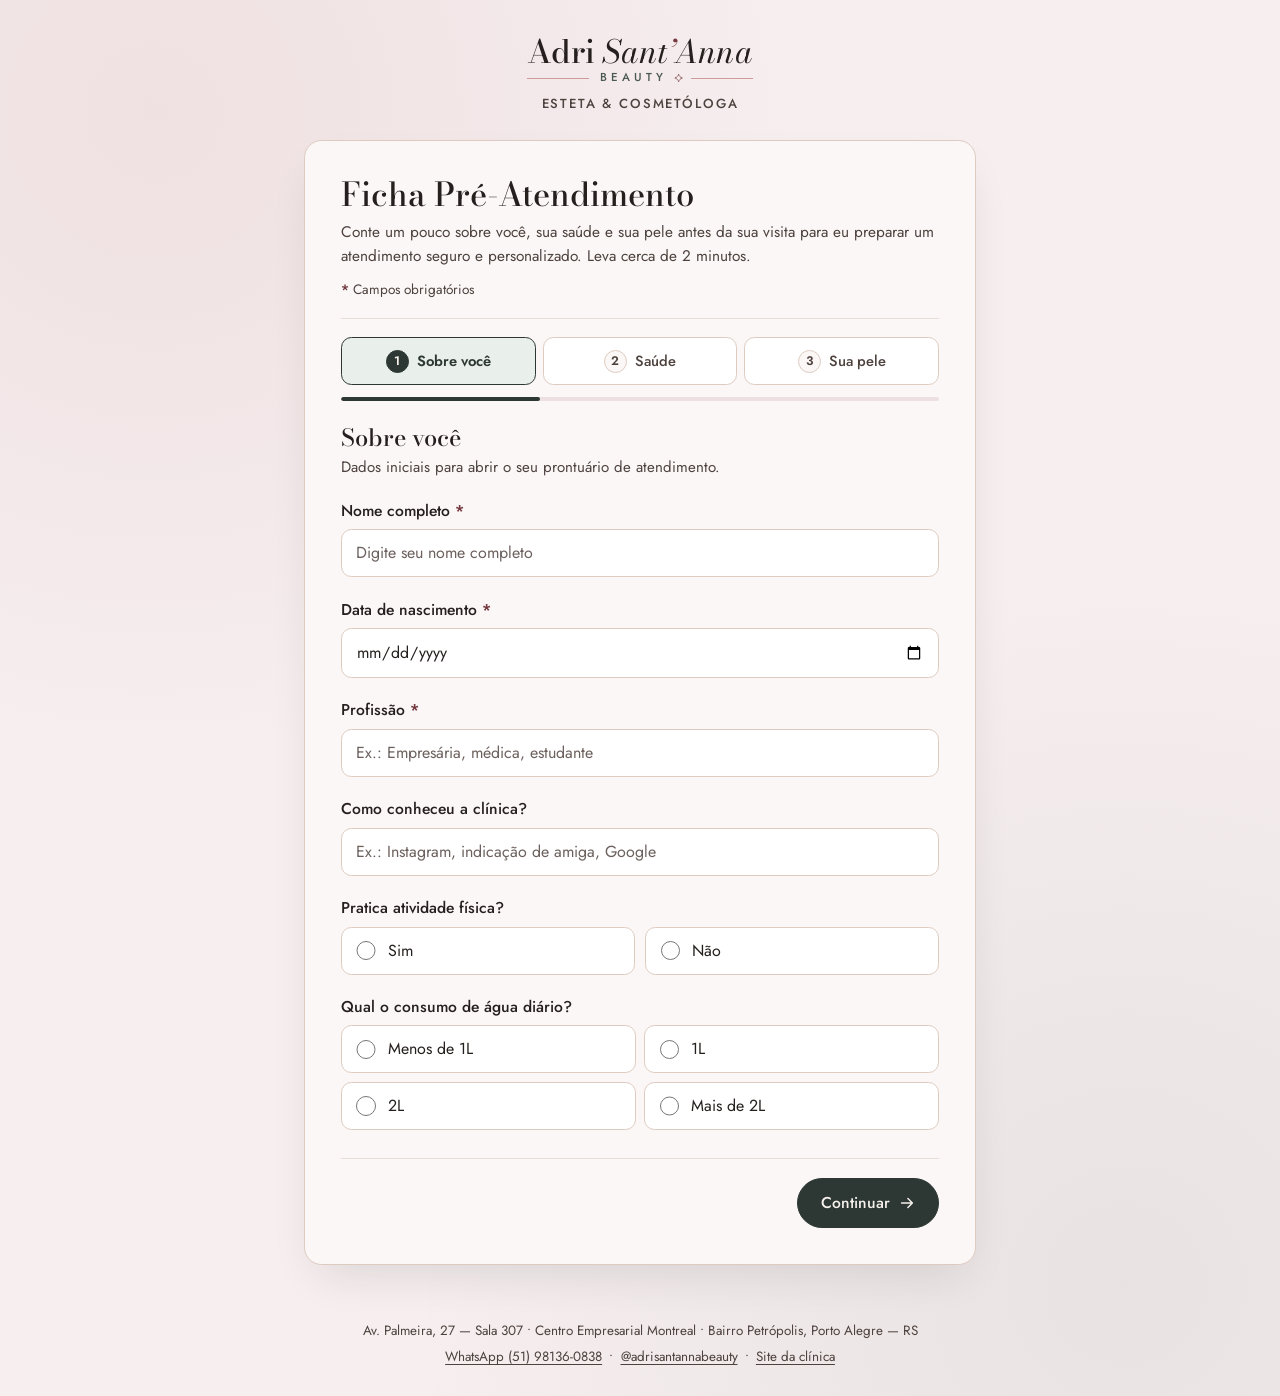
<file: anamnese.html>
<!DOCTYPE html>
<html lang="pt-BR">
<head>
  <meta charset="UTF-8">
  <meta name="viewport" content="width=device-width, initial-scale=1.0">
  <title>Ficha Pré-Atendimento — Adri Sant’Anna Beauty</title>
  <meta name="description" content="Preencha esta ficha rápida antes da sua visita à clínica Adri Sant’Anna Beauty para prepararmos o seu atendimento.">
  <meta name="robots" content="noindex, nofollow, noarchive">
  <meta name="theme-color" content="#F6EEEF">
  <link rel="icon" type="image/svg+xml" href="assets/favicon.svg">
  <link rel="preconnect" href="https://fonts.googleapis.com">
  <link rel="preconnect" href="https://fonts.gstatic.com" crossorigin>
  <link href="https://fonts.googleapis.com/css2?family=Bodoni+Moda:ital,opsz,wght@0,14,400;0,14,500;0,14,600;1,14,400;1,14,500&amp;family=Jost:wght@400;500;600&amp;display=swap" rel="stylesheet">
  <link rel="stylesheet" href="anamnese.css">
</head>
<body>
  <a class="skip-link" href="#mainContent">Ir para o formulário</a>

  <header class="anamnese-header">
    <div class="anamnese-header-inner">
      <a href="index.html" class="brand-wordmark" aria-label="Adri Sant'Anna Beauty — Ir para o site da clínica">
        <span class="wordmark-main">
          <span class="wordmark-first">Adri</span>
          <span class="wordmark-last">Sant<span class="wordmark-apostrophe" aria-hidden="true">’</span>Anna</span>
        </span>
        <span class="wordmark-sub">
          <span class="wordmark-rule" aria-hidden="true"></span>
          <span class="wordmark-beauty">Beauty</span>
          <span class="wordmark-ornament" aria-hidden="true">
            <svg viewBox="0 0 16 16" width="12" height="12" fill="none" stroke="currentColor" stroke-width="1.2">
              <path d="M8 1.5C9.2 5.2 10.8 6.8 14.5 8C10.8 9.2 9.2 10.8 8 14.5C6.8 10.8 5.2 9.2 1.5 8C5.2 6.8 6.8 5.2 8 1.5Z"/>
            </svg>
          </span>
          <span class="wordmark-rule" aria-hidden="true"></span>
        </span>
      </a>
      <p class="header-role">Esteta &amp; Cosmetóloga</p>
    </div>
  </header>

  <main id="mainContent" class="anamnese-main">
    <article class="anamnese-card" id="anamneseCard">
      <div class="anamnese-intro" id="anamneseIntro">
        <h1 class="anamnese-title">Ficha Pré-Atendimento</h1>
        <p class="anamnese-lead">Conte um pouco sobre você, sua saúde e sua pele antes da sua visita para eu preparar um atendimento seguro e personalizado. Leva cerca de 2 minutos.</p>
        <p class="required-legend"><span class="required-mark" aria-hidden="true">*</span> Campos obrigatórios</p>
      </div>

      <nav class="step-nav" id="stepNav" aria-label="Etapas da ficha">
        <ol class="step-list">
          <li class="step-item" data-step-indicator="1">
            <button type="button" class="step-trigger" data-go-step="1" aria-current="step">
              <span class="step-marker" aria-hidden="true">
                <span class="step-num">1</span>
                <svg class="step-check" viewBox="0 0 16 16" width="14" height="14" fill="none" stroke="currentColor" stroke-width="2">
                  <path d="M3.5 8.5L6.5 11.5L12.5 4.5" stroke-linecap="round" stroke-linejoin="round"/>
                </svg>
              </span>
              <span class="step-label">Sobre você</span>
            </button>
          </li>
          <li class="step-item" data-step-indicator="2">
            <button type="button" class="step-trigger" data-go-step="2">
              <span class="step-marker" aria-hidden="true">
                <span class="step-num">2</span>
                <svg class="step-check" viewBox="0 0 16 16" width="14" height="14" fill="none" stroke="currentColor" stroke-width="2">
                  <path d="M3.5 8.5L6.5 11.5L12.5 4.5" stroke-linecap="round" stroke-linejoin="round"/>
                </svg>
              </span>
              <span class="step-label">Saúde</span>
            </button>
          </li>
          <li class="step-item" data-step-indicator="3">
            <button type="button" class="step-trigger" data-go-step="3">
              <span class="step-marker" aria-hidden="true">
                <span class="step-num">3</span>
                <svg class="step-check" viewBox="0 0 16 16" width="14" height="14" fill="none" stroke="currentColor" stroke-width="2">
                  <path d="M3.5 8.5L6.5 11.5L12.5 4.5" stroke-linecap="round" stroke-linejoin="round"/>
                </svg>
              </span>
              <span class="step-label">Sua pele</span>
            </button>
          </li>
        </ol>
        <div class="step-progress-bar" aria-hidden="true">
          <div class="step-progress-fill" id="stepProgressFill"></div>
        </div>
      </nav>

      <div id="stepErrorBanner" class="form-banner form-banner--error" role="alert" hidden>
        <svg viewBox="0 0 20 20" width="18" height="18" fill="none" stroke="currentColor" stroke-width="1.7" role="img" aria-label="Erro">
          <circle cx="10" cy="10" r="8"/>
          <path d="M10 6.5V10.5" stroke-linecap="round"/>
          <circle cx="10" cy="13.5" r="0.8" fill="currentColor" stroke="none"/>
        </svg>
        <span id="stepErrorBannerText">Confira os campos destacados antes de continuar.</span>
      </div>

      <form id="anamneseForm" class="anamnese-form" novalidate>
        <!-- Proteção anti-spam silenciosa -->
        <div class="visually-hidden" aria-hidden="true">
          <label for="clinicTrap">Deixe este campo vazio</label>
          <input type="text" id="clinicTrap" name="_honeypot" tabindex="-1" autocomplete="off">
        </div>

        <!-- ETAPA 1: SOBRE VOCÊ (6 campos) -->
        <section class="form-step" id="stepPanel1" data-step="1" aria-labelledby="stepTitle1">
          <div class="step-header">
            <h2 class="step-heading" id="stepTitle1" tabindex="-1">Sobre você</h2>
            <p class="step-subtitle">Dados iniciais para abrir o seu prontuário de atendimento.</p>
          </div>

          <div class="fields-stack">
            <div class="field-group">
              <label class="field-label" for="fieldNome">
                Nome completo <span class="required-mark" aria-hidden="true">*</span>
              </label>
              <input
                type="text"
                id="fieldNome"
                name="entry.1138892080"
                autocomplete="name"
                enterkeyhint="next"
                required
                placeholder="Digite seu nome completo"
                aria-invalid="false"
                aria-describedby="errorNome"
                data-error="errorNome"
              >
              <div id="errorNome" class="field-error" hidden>
                <svg viewBox="0 0 20 20" width="16" height="16" fill="none" stroke="currentColor" stroke-width="1.7" role="img" aria-label="Erro">
                  <circle cx="10" cy="10" r="8"/>
                  <path d="M10 6.5V10.5" stroke-linecap="round"/>
                  <circle cx="10" cy="13.5" r="0.8" fill="currentColor" stroke="none"/>
                </svg>
                <span>Informe seu nome completo.</span>
              </div>
            </div>

            <div class="field-group">
              <label class="field-label" for="fieldNascimento">
                Data de nascimento <span class="required-mark" aria-hidden="true">*</span>
              </label>
              <input
                type="date"
                id="fieldNascimento"
                name="entry.496325146"
                autocomplete="bday"
                min="1910-01-01"
                required
                aria-invalid="false"
                aria-describedby="errorNascimento"
                data-error="errorNascimento"
              >
              <div id="errorNascimento" class="field-error" hidden>
                <svg viewBox="0 0 20 20" width="16" height="16" fill="none" stroke="currentColor" stroke-width="1.7" role="img" aria-label="Erro">
                  <circle cx="10" cy="10" r="8"/>
                  <path d="M10 6.5V10.5" stroke-linecap="round"/>
                  <circle cx="10" cy="13.5" r="0.8" fill="currentColor" stroke="none"/>
                </svg>
                <span>Informe uma data de nascimento válida.</span>
              </div>
            </div>

            <div class="field-group">
              <label class="field-label" for="fieldProfissao">
                Profissão <span class="required-mark" aria-hidden="true">*</span>
              </label>
              <input
                type="text"
                id="fieldProfissao"
                name="entry.41963559"
                autocomplete="organization-title"
                enterkeyhint="next"
                required
                placeholder="Ex.: Empresária, médica, estudante"
                aria-invalid="false"
                aria-describedby="errorProfissao"
                data-error="errorProfissao"
              >
              <div id="errorProfissao" class="field-error" hidden>
                <svg viewBox="0 0 20 20" width="16" height="16" fill="none" stroke="currentColor" stroke-width="1.7" role="img" aria-label="Erro">
                  <circle cx="10" cy="10" r="8"/>
                  <path d="M10 6.5V10.5" stroke-linecap="round"/>
                  <circle cx="10" cy="13.5" r="0.8" fill="currentColor" stroke="none"/>
                </svg>
                <span>Informe sua profissão.</span>
              </div>
            </div>

            <div class="field-group">
              <label class="field-label" for="fieldOrigem">Como conheceu a clínica?</label>
              <input
                type="text"
                id="fieldOrigem"
                name="entry.1013710270"
                enterkeyhint="next"
                placeholder="Ex.: Instagram, indicação de amiga, Google"
              >
            </div>

            <fieldset class="radio-fieldset" id="fieldsetAtividade">
              <legend class="field-legend">Pratica atividade física?</legend>
              <div class="radio-list radio-list--inline">
                <label class="radio-option">
                  <input type="radio" name="entry.1758095674" value="Sim">
                  <span>Sim</span>
                </label>
                <label class="radio-option">
                  <input type="radio" name="entry.1758095674" value="Não">
                  <span>Não</span>
                </label>
              </div>
            </fieldset>

            <fieldset class="radio-fieldset" id="fieldsetAgua">
              <legend class="field-legend">Qual o consumo de água diário?</legend>
              <div class="radio-list radio-list--grid-2">
                <label class="radio-option">
                  <input type="radio" name="entry.796711182" value="menos de 1L">
                  <span>Menos de 1L</span>
                </label>
                <label class="radio-option">
                  <input type="radio" name="entry.796711182" value="1L">
                  <span>1L</span>
                </label>
                <label class="radio-option">
                  <input type="radio" name="entry.796711182" value="2L">
                  <span>2L</span>
                </label>
                <label class="radio-option">
                  <input type="radio" name="entry.796711182" value="mais de 2L">
                  <span>Mais de 2L</span>
                </label>
              </div>
            </fieldset>
          </div>

          <div class="step-actions step-actions--end">
            <button type="button" class="btn btn-primary btn-step-next" data-next-step="2">
              <span>Continuar</span>
              <svg viewBox="0 0 20 20" width="18" height="18" fill="none" stroke="currentColor" stroke-width="1.6" aria-hidden="true">
                <path d="M4 10H16M16 10L11 5M16 10L11 15" stroke-linecap="round" stroke-linejoin="round"/>
              </svg>
            </button>
          </div>
        </section>

        <!-- ETAPA 2: SAÚDE (4 campos) -->
        <section class="form-step" id="stepPanel2" data-step="2" aria-labelledby="stepTitle2" hidden>
          <div class="step-header">
            <h2 class="step-heading" id="stepTitle2" tabindex="-1">Saúde</h2>
            <p class="step-subtitle">Informações clínicas importantes para escolhermos ativos e procedimentos com segurança.</p>
          </div>

          <div class="fields-stack">
            <div class="field-group">
              <label class="field-label" for="fieldVitaminas">
                Você realizou uso de vitaminas nos últimos 6 meses? Qual? <span class="required-mark" aria-hidden="true">*</span>
              </label>
              <textarea
                id="fieldVitaminas"
                name="entry.576078053"
                rows="2"
                enterkeyhint="next"
                required
                placeholder="Ex.: Vitamina D e B12, ou 'Não fiz uso'"
                aria-invalid="false"
                aria-describedby="errorVitaminas"
                data-error="errorVitaminas"
              ></textarea>
              <div id="errorVitaminas" class="field-error" hidden>
                <svg viewBox="0 0 20 20" width="16" height="16" fill="none" stroke="currentColor" stroke-width="1.7" role="img" aria-label="Erro">
                  <circle cx="10" cy="10" r="8"/>
                  <path d="M10 6.5V10.5" stroke-linecap="round"/>
                  <circle cx="10" cy="13.5" r="0.8" fill="currentColor" stroke="none"/>
                </svg>
                <span>Informe se usou vitaminas nos últimos 6 meses (ou escreva “Não fiz uso”).</span>
              </div>
            </div>

            <div class="field-group">
              <label class="field-label" for="fieldCiclo">
                Quando foi a sua última menstruação? Usa algum método contraceptivo, qual? <span class="required-mark" aria-hidden="true">*</span>
              </label>
              <textarea
                id="fieldCiclo"
                name="entry.1259400949"
                rows="2"
                enterkeyhint="next"
                required
                placeholder="Ex.: Há 2 semanas, uso DIU (ou 'Não se aplica')"
                aria-invalid="false"
                aria-describedby="errorCiclo"
                data-error="errorCiclo"
              ></textarea>
              <div id="errorCiclo" class="field-error" hidden>
                <svg viewBox="0 0 20 20" width="16" height="16" fill="none" stroke="currentColor" stroke-width="1.7" role="img" aria-label="Erro">
                  <circle cx="10" cy="10" r="8"/>
                  <path d="M10 6.5V10.5" stroke-linecap="round"/>
                  <circle cx="10" cy="13.5" r="0.8" fill="currentColor" stroke="none"/>
                </svg>
                <span>Preencha esta informação (ou escreva “Não se aplica”).</span>
              </div>
            </div>

            <fieldset class="radio-fieldset" id="fieldsetSaude" data-required-radio="entry.337312505" data-error="errorSaude" aria-describedby="errorSaude">
              <legend class="field-legend">
                Possui algum problema de saúde ou cirurgia recente? <span class="required-mark" aria-hidden="true">*</span>
              </legend>
              <div class="radio-list radio-list--inline">
                <label class="radio-option">
                  <input type="radio" name="entry.337312505" value="Sim" required>
                  <span>Sim</span>
                </label>
                <label class="radio-option">
                  <input type="radio" name="entry.337312505" value="Não" required>
                  <span>Não</span>
                </label>
              </div>
              <div id="errorSaude" class="field-error" hidden>
                <svg viewBox="0 0 20 20" width="16" height="16" fill="none" stroke="currentColor" stroke-width="1.7" role="img" aria-label="Erro">
                  <circle cx="10" cy="10" r="8"/>
                  <path d="M10 6.5V10.5" stroke-linecap="round"/>
                  <circle cx="10" cy="13.5" r="0.8" fill="currentColor" stroke="none"/>
                </svg>
                <span>Selecione Sim ou Não.</span>
              </div>
            </fieldset>

            <div class="field-group">
              <label class="field-label" for="fieldMedicacao">Toma alguma medicação? Qual?</label>
              <textarea
                id="fieldMedicacao"
                name="entry.340399920"
                rows="2"
                enterkeyhint="done"
                placeholder="Informe o nome se fizer uso contínuo, ou deixe em branco"
              ></textarea>
            </div>
          </div>

          <div class="step-actions">
            <button type="button" class="btn btn-secondary" data-prev-step="1">
              <svg viewBox="0 0 20 20" width="18" height="18" fill="none" stroke="currentColor" stroke-width="1.6" aria-hidden="true">
                <path d="M16 10H4M4 10L9 5M4 10L9 15" stroke-linecap="round" stroke-linejoin="round"/>
              </svg>
              <span>Voltar</span>
            </button>
            <button type="button" class="btn btn-primary btn-step-next" data-next-step="3">
              <span>Continuar</span>
              <svg viewBox="0 0 20 20" width="18" height="18" fill="none" stroke="currentColor" stroke-width="1.6" aria-hidden="true">
                <path d="M4 10H16M16 10L11 5M16 10L11 15" stroke-linecap="round" stroke-linejoin="round"/>
              </svg>
            </button>
          </div>
        </section>

        <!-- ETAPA 3: SUA PELE (8 campos) -->
        <section class="form-step" id="stepPanel3" data-step="3" aria-labelledby="stepTitle3" hidden>
          <div class="step-header">
            <h2 class="step-heading" id="stepTitle3" tabindex="-1">Sua pele</h2>
            <p class="step-subtitle">Conte sobre a sua rotina atual e o que gostaria de cuidar na consulta.</p>
          </div>

          <div class="fields-stack">
            <div class="field-group">
              <label class="field-label" for="fieldQueixa">
                Qual a sua principal queixa em relação à sua pele hoje? <span class="required-mark" aria-hidden="true">*</span>
              </label>
              <textarea
                id="fieldQueixa"
                name="entry.1937562438"
                rows="3"
                enterkeyhint="next"
                required
                placeholder="Ex.: Manchas, oleosidade, poros dilatados, linhas de expressão..."
                aria-invalid="false"
                aria-describedby="errorQueixa"
                data-error="errorQueixa"
              ></textarea>
              <div id="errorQueixa" class="field-error" hidden>
                <svg viewBox="0 0 20 20" width="16" height="16" fill="none" stroke="currentColor" stroke-width="1.7" role="img" aria-label="Erro">
                  <circle cx="10" cy="10" r="8"/>
                  <path d="M10 6.5V10.5" stroke-linecap="round"/>
                  <circle cx="10" cy="13.5" r="0.8" fill="currentColor" stroke="none"/>
                </svg>
                <span>Descreva sua principal queixa ou objetivo com a pele.</span>
              </div>
            </div>

            <fieldset class="radio-fieldset" id="fieldsetTipoPele" data-required-radio="entry.1722743492" data-error="errorTipoPele" aria-describedby="errorTipoPele">
              <legend class="field-legend">
                Qual seu tipo de pele? <span class="required-mark" aria-hidden="true">*</span>
              </legend>
              <div class="radio-list">
                <label class="radio-option">
                  <input type="radio" name="entry.1722743492" value="Pele seca" required>
                  <span>Pele seca</span>
                </label>
                <label class="radio-option">
                  <input type="radio" name="entry.1722743492" value="Pele oleosa" required>
                  <span>Pele oleosa</span>
                </label>
                <label class="radio-option">
                  <input type="radio" name="entry.1722743492" value="Pele acneica" required>
                  <span>Pele acneica</span>
                </label>
                <label class="radio-option">
                  <input type="radio" name="entry.1722743492" value="Pele sensível" required>
                  <span>Pele sensível</span>
                </label>
                <label class="radio-option">
                  <input type="radio" name="entry.1722743492" value="Pele mista: regiões oleosas e outras secas" required>
                  <span>Pele mista: regiões oleosas e outras secas</span>
                </label>
              </div>
              <div id="errorTipoPele" class="field-error" hidden>
                <svg viewBox="0 0 20 20" width="16" height="16" fill="none" stroke="currentColor" stroke-width="1.7" role="img" aria-label="Erro">
                  <circle cx="10" cy="10" r="8"/>
                  <path d="M10 6.5V10.5" stroke-linecap="round"/>
                  <circle cx="10" cy="13.5" r="0.8" fill="currentColor" stroke="none"/>
                </svg>
                <span>Selecione o seu tipo de pele.</span>
              </div>
            </fieldset>

            <fieldset class="radio-fieldset" id="fieldsetCondicoes" data-required-radio="entry.689548746" data-error="errorCondicoes" aria-describedby="errorCondicoes">
              <legend class="field-legend">
                Possui alguma dessas condições de pele? <span class="required-mark" aria-hidden="true">*</span>
              </legend>
              <div class="radio-list radio-list--grid-2">
                <label class="radio-option">
                  <input type="radio" name="entry.689548746" value="Rosácea" required>
                  <span>Rosácea</span>
                </label>
                <label class="radio-option">
                  <input type="radio" name="entry.689548746" value="Acne" required>
                  <span>Acne</span>
                </label>
                <label class="radio-option">
                  <input type="radio" name="entry.689548746" value="Dermatite" required>
                  <span>Dermatite</span>
                </label>
                <label class="radio-option">
                  <input type="radio" name="entry.689548746" value="Psoríase" required>
                  <span>Psoríase</span>
                </label>
                <label class="radio-option">
                  <input type="radio" name="entry.689548746" value="__nenhum__" required>
                  <span>Nenhum desses</span>
                </label>
                <label class="radio-option">
                  <input type="radio" name="entry.689548746" value="__other_option__" required>
                  <span>Outro</span>
                </label>
              </div>

              <div class="other-field-box" id="condicoesOutroBox" hidden>
                <label class="field-label" for="fieldCondicoesOutro">
                  Qual outra condição? <span class="required-mark" aria-hidden="true">*</span>
                </label>
                <input
                  type="text"
                  id="fieldCondicoesOutro"
                  name="entry.689548746.other_option_response"
                  enterkeyhint="next"
                  placeholder="Especifique a condição de pele"
                  aria-invalid="false"
                  aria-describedby="errorCondicoesOutro"
                  data-error="errorCondicoesOutro"
                >
                <div id="errorCondicoesOutro" class="field-error" hidden>
                  <svg viewBox="0 0 20 20" width="16" height="16" fill="none" stroke="currentColor" stroke-width="1.7" role="img" aria-label="Erro">
                    <circle cx="10" cy="10" r="8"/>
                    <path d="M10 6.5V10.5" stroke-linecap="round"/>
                    <circle cx="10" cy="13.5" r="0.8" fill="currentColor" stroke="none"/>
                  </svg>
                  <span>Especifique a condição de pele ou selecione “Nenhum desses”.</span>
                </div>
              </div>

              <div id="errorCondicoes" class="field-error" hidden>
                <svg viewBox="0 0 20 20" width="16" height="16" fill="none" stroke="currentColor" stroke-width="1.7" role="img" aria-label="Erro">
                  <circle cx="10" cy="10" r="8"/>
                  <path d="M10 6.5V10.5" stroke-linecap="round"/>
                  <circle cx="10" cy="13.5" r="0.8" fill="currentColor" stroke="none"/>
                </svg>
                <span>Selecione uma das opções ou escolha “Nenhum desses”.</span>
              </div>
            </fieldset>

            <fieldset class="radio-fieldset" id="fieldsetProtetor">
              <legend class="field-legend">Você costuma usar protetor solar?</legend>
              <div class="radio-list">
                <label class="radio-option">
                  <input type="radio" name="entry.245329159" value="Sim, todos do dias">
                  <span>Sim, todos os dias</span>
                </label>
                <label class="radio-option">
                  <input type="radio" name="entry.245329159" value="Sim, mas as vezes esqueco">
                  <span>Sim, mas às vezes esqueço</span>
                </label>
                <label class="radio-option">
                  <input type="radio" name="entry.245329159" value="Raramente uso">
                  <span>Raramente uso</span>
                </label>
                <label class="radio-option">
                  <input type="radio" name="entry.245329159" value="Uso somente quando vou à praia ou piscina">
                  <span>Uso somente quando vou à praia ou piscina</span>
                </label>
              </div>
            </fieldset>

            <div class="field-group">
              <label class="field-label" for="fieldAcidos">
                Usa algum ácido atualmente? Quais? <span class="required-mark" aria-hidden="true">*</span>
              </label>
              <textarea
                id="fieldAcidos"
                name="entry.1018512506"
                rows="2"
                enterkeyhint="next"
                required
                placeholder="Ex.: Ácido retinóico, glicólico, ou 'Não utilizo ácidos'"
                aria-invalid="false"
                aria-describedby="errorAcidos"
                data-error="errorAcidos"
              ></textarea>
              <div id="errorAcidos" class="field-error" hidden>
                <svg viewBox="0 0 20 20" width="16" height="16" fill="none" stroke="currentColor" stroke-width="1.7" role="img" aria-label="Erro">
                  <circle cx="10" cy="10" r="8"/>
                  <path d="M10 6.5V10.5" stroke-linecap="round"/>
                  <circle cx="10" cy="13.5" r="0.8" fill="currentColor" stroke="none"/>
                </svg>
                <span>Informe se utiliza algum ácido (ou escreva “Não utilizo”).</span>
              </div>
            </div>

            <fieldset class="radio-fieldset" id="fieldsetLimpezaDiaria" data-required-radio="entry.670621807" data-error="errorLimpezaDiaria" aria-describedby="errorLimpezaDiaria">
              <legend class="field-legend">
                Faz limpeza de pele todos os dias antes de dormir? <span class="required-mark" aria-hidden="true">*</span>
              </legend>
              <div class="radio-list">
                <label class="radio-option">
                  <input type="radio" name="entry.670621807" value="Sim, todos os dias" required>
                  <span>Sim, todos os dias</span>
                </label>
                <label class="radio-option">
                  <input type="radio" name="entry.670621807" value="Sim, mas as vezes esqueco" required>
                  <span>Sim, mas às vezes esqueço</span>
                </label>
                <label class="radio-option">
                  <input type="radio" name="entry.670621807" value="Nunca faço" required>
                  <span>Nunca faço</span>
                </label>
              </div>
              <div id="errorLimpezaDiaria" class="field-error" hidden>
                <svg viewBox="0 0 20 20" width="16" height="16" fill="none" stroke="currentColor" stroke-width="1.7" role="img" aria-label="Erro">
                  <circle cx="10" cy="10" r="8"/>
                  <path d="M10 6.5V10.5" stroke-linecap="round"/>
                  <circle cx="10" cy="13.5" r="0.8" fill="currentColor" stroke="none"/>
                </svg>
                <span>Selecione uma das opções de rotina noturna.</span>
              </div>
            </fieldset>

            <div class="field-group">
              <label class="field-label" for="fieldProdutos">Quais produtos está usando atualmente?</label>
              <textarea
                id="fieldProdutos"
                name="entry.1585407007"
                rows="3"
                enterkeyhint="done"
                placeholder="Sabonete facial, hidratante, sérum, protetor solar..."
              ></textarea>
            </div>

            <fieldset class="radio-fieldset" id="fieldsetLimpezaPro">
              <legend class="field-legend">Você realiza limpeza de pele profissional com esteticista? Quando foi a última vez?</legend>
              <div class="radio-list">
                <label class="radio-option">
                  <input type="radio" name="entry.152580699" value="Faço todos os meses">
                  <span>Faço todos os meses</span>
                </label>
                <label class="radio-option">
                  <input type="radio" name="entry.152580699" value="Fiz há 3 meses">
                  <span>Fiz há 3 meses</span>
                </label>
                <label class="radio-option">
                  <input type="radio" name="entry.152580699" value="Fiz há 6 meses">
                  <span>Fiz há 6 meses</span>
                </label>
                <label class="radio-option">
                  <input type="radio" name="entry.152580699" value="Fiz há 01 ano">
                  <span>Fiz há 1 ano</span>
                </label>
                <label class="radio-option">
                  <input type="radio" name="entry.152580699" value="Nunca fiz">
                  <span>Nunca fiz</span>
                </label>
                <label class="radio-option">
                  <input type="radio" name="entry.152580699" value="__other_option__">
                  <span>Outro</span>
                </label>
              </div>

              <div class="other-field-box" id="limpezaOutroBox" hidden>
                <label class="field-label" for="fieldLimpezaOutro">Qual frequência ou quando foi?</label>
                <input
                  type="text"
                  id="fieldLimpezaOutro"
                  name="entry.152580699.other_option_response"
                  enterkeyhint="done"
                  placeholder="Ex.: Há 2 anos ou apenas em ocasiões específicas"
                >
              </div>
            </fieldset>
          </div>

          <div id="submitErrorBanner" class="form-banner form-banner--error" role="alert" hidden>
            <svg viewBox="0 0 20 20" width="18" height="18" fill="none" stroke="currentColor" stroke-width="1.7" role="img" aria-label="Erro">
              <circle cx="10" cy="10" r="8"/>
              <path d="M10 6.5V10.5" stroke-linecap="round"/>
              <circle cx="10" cy="13.5" r="0.8" fill="currentColor" stroke="none"/>
            </svg>
            <div>
              <p>Não foi possível enviar sua ficha agora. Verifique sua conexão e tente novamente — seus dados continuam salvos nesta tela.</p>
              <p class="banner-fallback-link">Se preferir, avise a clínica pelo <a href="https://wa.me/5551981360838" target="_blank" rel="noopener noreferrer">WhatsApp (51) 98136-0838</a>.</p>
            </div>
          </div>

          <div class="step-actions">
            <button type="button" class="btn btn-secondary" data-prev-step="2">
              <svg viewBox="0 0 20 20" width="18" height="18" fill="none" stroke="currentColor" stroke-width="1.6" aria-hidden="true">
                <path d="M16 10H4M4 10L9 5M4 10L9 15" stroke-linecap="round" stroke-linejoin="round"/>
              </svg>
              <span>Voltar</span>
            </button>
            <button type="submit" class="btn btn-primary" id="submitAnamneseBtn">
              <span id="submitBtnLabel">Enviar Ficha</span>
              <svg viewBox="0 0 20 20" width="18" height="18" fill="none" stroke="currentColor" stroke-width="1.6" aria-hidden="true">
                <path d="M3.5 10.5L7.8 14.5L16.5 5.5" stroke-linecap="round" stroke-linejoin="round"/>
              </svg>
            </button>
          </div>
        </section>
      </form>

      <!-- CONFIRMAÇÃO DE ENVIO -->
      <section class="anamnese-success" id="anamneseSuccess" aria-labelledby="successTitle" hidden>
        <div class="success-emblem" aria-hidden="true">
          <svg viewBox="0 0 40 40" width="38" height="38" fill="none" stroke="currentColor" stroke-width="1.8">
            <circle cx="20" cy="20" r="18"/>
            <path d="M12.5 20.5L17.5 25.5L28 14.5" stroke-linecap="round" stroke-linejoin="round"/>
          </svg>
        </div>
        <h2 class="success-title" id="successTitle" tabindex="-1">Ficha recebida com sucesso</h2>
        <p class="success-message" id="successMessage">Obrigada por compartilhar esses cuidados antes do nosso encontro. Já recebi suas respostas para preparar o seu atendimento na Adri Sant’Anna Beauty.</p>
        <div class="success-details">
          <p><strong>Adri Sant’Anna Beauty</strong> • Centro Empresarial Montreal</p>
          <p>Av. Palmeira, 27 — Sala 307 • Bairro Petrópolis, Porto Alegre — RS</p>
        </div>
        <div class="success-actions">
          <a class="btn btn-primary" href="https://wa.me/5551981360838?text=Ol%C3%A1%2C%20Adri!%20Acabei%20de%20preencher%20a%20minha%20ficha%20pr%C3%A9-atendimento." target="_blank" rel="noopener noreferrer">
            <span>Avisar no WhatsApp</span>
          </a>
          <a class="btn btn-secondary" href="index.html">
            <span>Conhecer a clínica</span>
          </a>
        </div>
      </section>
    </article>
  </main>

  <footer class="anamnese-footer">
    <div class="footer-inner">
      <p class="footer-address">Av. Palmeira, 27 — Sala 307 • Centro Empresarial Montreal • Bairro Petrópolis, Porto Alegre — RS</p>
      <div class="footer-links">
        <a href="https://wa.me/5551981360838" target="_blank" rel="noopener noreferrer">WhatsApp (51) 98136-0838</a>
        <span aria-hidden="true">•</span>
        <a href="https://instagram.com/adrisantannabeauty" target="_blank" rel="noopener noreferrer">@adrisantannabeauty</a>
        <span aria-hidden="true">•</span>
        <a href="index.html">Site da clínica</a>
      </div>
    </div>
  </footer>

  <div id="anamneseStatus" class="visually-hidden" role="status" aria-live="polite" aria-atomic="true"></div>

  <script src="anamnese.js"></script>
</body>
</html>
</file>
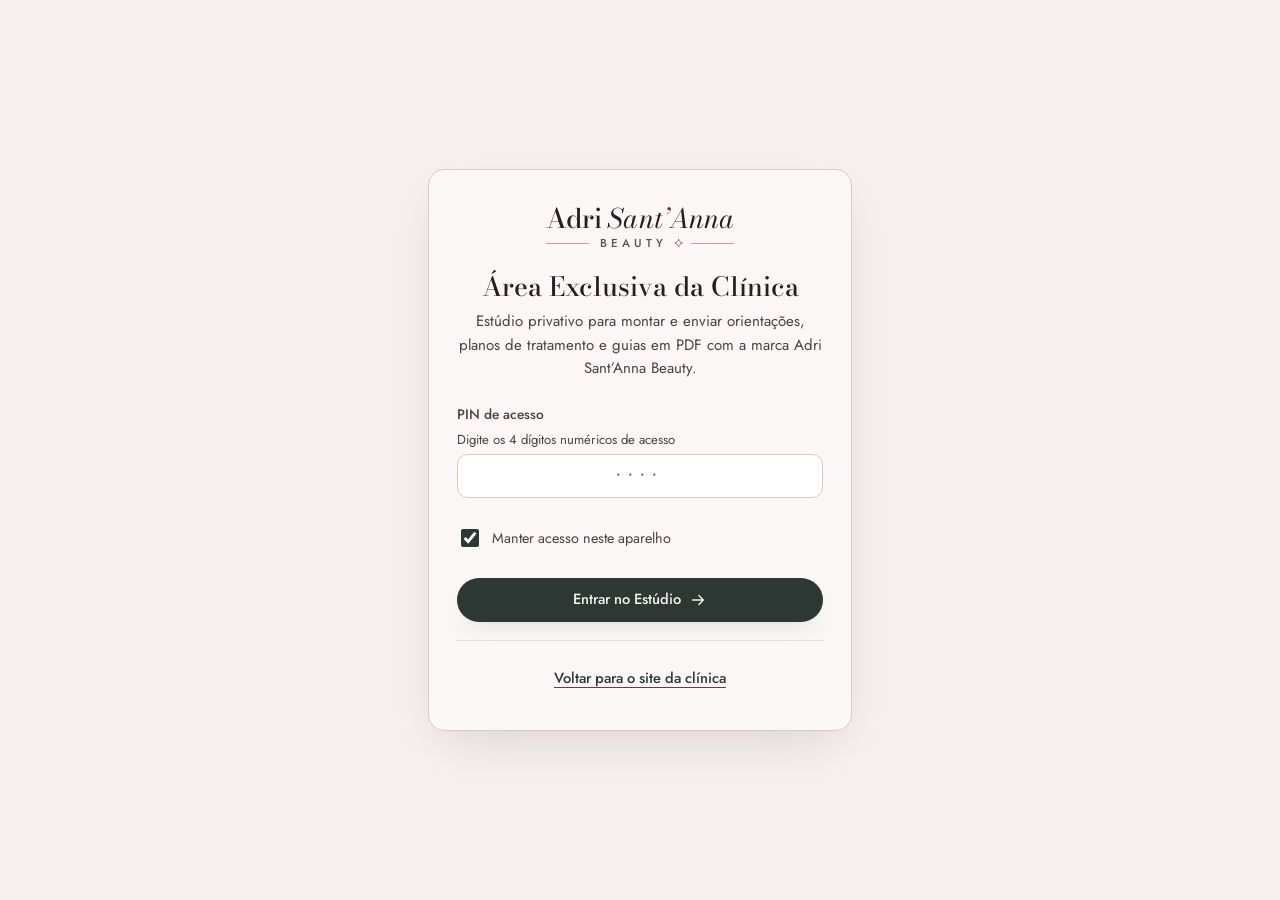
<file: materiais.html>
<!DOCTYPE html>
<html lang="pt-BR">
<head>
  <meta charset="UTF-8">
  <meta name="viewport" content="width=device-width, initial-scale=1.0">
  <title>Estúdio de Materiais — Adri Sant’Anna Beauty</title>
  <meta name="robots" content="noindex, nofollow, noarchive">
  <meta name="theme-color" content="#2D3834">
  <link rel="icon" type="image/svg+xml" href="assets/favicon.svg">
  <link rel="preconnect" href="https://fonts.googleapis.com">
  <link rel="preconnect" href="https://fonts.gstatic.com" crossorigin>
  <link href="https://fonts.googleapis.com/css2?family=Bodoni+Moda:ital,opsz,wght@0,14,400;0,14,500;0,14,600;1,14,400;1,14,500&amp;family=Jost:wght@400;500;600&amp;display=swap" rel="stylesheet">
  <link rel="stylesheet" href="materiais.css">
</head>
<body>
  <a class="skip-link" href="#mainContent">Ir para o conteúdo principal</a>

  <!-- TELA DE ACESSO (PIN DE 4 DÍGITOS) -->
  <section class="pin-gate" id="pinGate" aria-labelledby="pinTitle">
    <div class="pin-card">
      <div class="pin-brand">
        <div class="brand-wordmark" aria-label="Adri Sant'Anna Beauty">
          <span class="wordmark-main">
            <span class="wordmark-first">Adri</span>
            <span class="wordmark-last">Sant<span class="wordmark-apostrophe" aria-hidden="true">’</span>Anna</span>
          </span>
          <span class="wordmark-sub">
            <span class="wordmark-rule" aria-hidden="true"></span>
            <span class="wordmark-beauty">Beauty</span>
            <span class="wordmark-ornament" aria-hidden="true">
              <svg viewBox="0 0 16 16" width="12" height="12" fill="none" stroke="currentColor" stroke-width="1.2">
                <path d="M8 1.5C9.2 5.2 10.8 6.8 14.5 8C10.8 9.2 9.2 10.8 8 14.5C6.8 10.8 5.2 9.2 1.5 8C5.2 6.8 6.8 5.2 8 1.5Z"/>
              </svg>
            </span>
            <span class="wordmark-rule" aria-hidden="true"></span>
          </span>
        </div>
      </div>

      <h1 class="pin-title" id="pinTitle">Área Exclusiva da Clínica</h1>
      <p class="pin-desc">Estúdio privativo para montar e enviar orientações, planos de tratamento e guias em PDF com a marca Adri Sant’Anna Beauty.</p>

      <form id="pinForm" class="pin-form" novalidate>
        <div class="field-group">
          <label for="pinInput">PIN de acesso</label>
          <span id="pinHint" class="field-hint">Digite os 4 dígitos numéricos de acesso</span>
          <input
            type="password"
            id="pinInput"
            name="pin"
            class="pin-input"
            inputmode="numeric"
            autocomplete="one-time-code"
            maxlength="4"
            pattern="[0-9]{4}"
            required
            placeholder="••••"
            aria-invalid="false"
            aria-describedby="pinHint"
            data-error="pinError"
          >
          <div id="pinError" class="field-error">
            <svg viewBox="0 0 20 20" width="16" height="16" fill="none" stroke="currentColor" stroke-width="1.7" role="img" aria-label="Erro">
              <circle cx="10" cy="10" r="8"/>
              <path d="M10 6.5V10.5" stroke-linecap="round"/>
              <circle cx="10" cy="13.5" r="0.8" fill="currentColor" stroke="none"/>
            </svg>
            <span id="pinErrorText">Informe exatamente 4 números para acessar o estúdio.</span>
          </div>
        </div>

        <label class="checkbox-field" for="rememberPinCheckbox">
          <input type="checkbox" id="rememberPinCheckbox" checked>
          <span>Manter acesso neste aparelho</span>
        </label>

        <button type="submit" class="btn btn-primary btn-full">
          <span>Entrar no Estúdio</span>
          <svg viewBox="0 0 20 20" width="18" height="18" fill="none" stroke="currentColor" stroke-width="1.5" aria-hidden="true">
            <path d="M4 10H16M16 10L11 5M16 10L11 15" stroke-linecap="round" stroke-linejoin="round"/>
          </svg>
        </button>
      </form>

      <div class="pin-footer-link">
        <a href="index.html" class="link-editorial">Voltar para o site da clínica</a>
      </div>
    </div>
  </section>

  <!-- ESTÚDIO DE MATERIAIS & PDF -->
  <div class="studio-app" id="studioApp" hidden>
    <header class="studio-header">
      <div class="studio-header-inner">
        <div class="studio-brand-wrap">
          <a href="index.html" class="brand-wordmark brand-wordmark--compact" aria-label="Adri Sant'Anna Beauty — Ir para o site público">
            <span class="wordmark-main">
              <span class="wordmark-first">Adri</span>
              <span class="wordmark-last">Sant<span class="wordmark-apostrophe" aria-hidden="true">’</span>Anna</span>
            </span>
            <span class="wordmark-sub">
              <span class="wordmark-rule" aria-hidden="true"></span>
              <span class="wordmark-beauty">Beauty</span>
              <span class="wordmark-ornament" aria-hidden="true">
                <svg viewBox="0 0 16 16" width="10" height="10" fill="none" stroke="currentColor" stroke-width="1.2">
                  <path d="M8 1.5C9.2 5.2 10.8 6.8 14.5 8C10.8 9.2 9.2 10.8 8 14.5C6.8 10.8 5.2 9.2 1.5 8C5.2 6.8 6.8 5.2 8 1.5Z"/>
                </svg>
              </span>
              <span class="wordmark-rule" aria-hidden="true"></span>
            </span>
          </a>
          <span class="studio-header-sep" aria-hidden="true"></span>
          <h1 class="studio-heading">Estúdio de PDFs</h1>
        </div>

        <div class="studio-header-actions">
          <div class="theme-switcher theme-switcher--header" role="group" aria-label="Estilo da folha">
            <button type="button" class="theme-pill" data-theme-choice="clean" aria-pressed="true">Clínico Clean</button>
            <button type="button" class="theme-pill" data-theme-choice="porcelana" aria-pressed="false">Porcelana</button>
            <button type="button" class="theme-pill" data-theme-choice="editorial" aria-pressed="false">Editorial Verde</button>
          </div>

          <button type="button" class="btn btn-primary" id="exportPdfBtn">
            <svg viewBox="0 0 20 20" width="18" height="18" fill="none" stroke="currentColor" stroke-width="1.5" aria-hidden="true">
              <path d="M10 3.5V12.5M10 12.5L6.5 9M10 12.5L13.5 9" stroke-linecap="round" stroke-linejoin="round"/>
              <path d="M4 14.5V16C4 16.55 4.45 17 5 17H15C15.55 17 16 16.55 16 16V14.5" stroke-linecap="round"/>
            </svg>
            <span class="btn-label">Baixar PDF</span>
          </button>

          <button type="button" class="btn btn-outline" id="printPdfBtn">
            <svg viewBox="0 0 20 20" width="18" height="18" fill="none" stroke="currentColor" stroke-width="1.5" aria-hidden="true">
              <path d="M6 7V3.5H14V7M6 14H4.5C3.67 14 3 13.33 3 12.5V8.5C3 7.67 3.67 7 4.5 7H15.5C16.33 7 17 7.67 17 8.5V12.5C17 13.33 16.33 14 15.5 14H14" stroke-linecap="round" stroke-linejoin="round"/>
              <rect x="6" y="11.5" width="8" height="5.5" rx="0.8"/>
            </svg>
            <span>Imprimir</span>
          </button>

          <button type="button" class="btn btn-ghost" id="lockStudioBtn">
            <svg viewBox="0 0 20 20" width="17" height="17" fill="none" stroke="currentColor" stroke-width="1.5" aria-hidden="true">
              <rect x="4.5" y="9" width="11" height="8" rx="1.5"/>
              <path d="M7 9V6.5C7 4.84 8.34 3.5 10 3.5C11.66 3.5 13 4.84 13 6.5V9" stroke-linecap="round"/>
            </svg>
            <span>Bloquear</span>
          </button>
        </div>
      </div>
    </header>

    <!-- ABAS MOBILE (EDITAR / VER PDF) -->
    <nav class="mobile-view-bar" aria-label="Alternar visualização no celular">
      <div class="tablist mobile-view-tablist" role="tablist" focusgroup="tablist nomemory" aria-label="Modo de visualização">
        <button type="button" role="tab" class="tab-btn" id="tabViewEditor" data-view="editor" aria-selected="true" focusgroupstart>1. Editar</button>
        <button type="button" role="tab" class="tab-btn" id="tabViewPreview" data-view="preview" aria-selected="false">2. Ver PDF</button>
      </div>
    </nav>

    <main id="mainContent" class="studio-workspace">
      <!-- COLUNA ESQUERDA: EDITOR -->
      <section class="editor-panel" id="editorPanel" aria-label="Editor do material">
        <div class="editor-top">
          <p class="quick-guide">Escolha o modelo, preencha os campos e clique em <strong>Baixar PDF</strong>. Ao lado você vê exatamente como cada folha vai ficar.</p>

          <div class="anamnese-shortcut" aria-label="Atalho para enviar ficha pré-atendimento">
            <div class="anamnese-shortcut-info">
              <span class="anamnese-shortcut-title">Ficha pré-atendimento</span>
              <span class="anamnese-shortcut-url">adri-santanna-beauty.vercel.app/anamnese</span>
            </div>
            <div class="anamnese-shortcut-actions">
              <div class="copy">
                <button type="button" class="btn-anamnese-copy copy-button" command="--copy" commandfor="anamneseInviteSource">
                  <svg viewBox="0 0 20 20" width="16" height="16" fill="none" stroke="currentColor" stroke-width="1.6" aria-hidden="true">
                    <rect x="6" y="6" width="10" height="11" rx="2"/>
                    <path d="M4 13V5a2 2 0 0 1 2-2h7"/>
                  </svg>
                  <span>Copiar convite</span>
                </button>
                <span class="copy-tip" role="status"></span>
              </div>
              <a class="anamnese-open-link" href="anamnese.html" target="_blank" rel="noopener noreferrer">Abrir ficha</a>
              <button type="button" class="anamnese-edit-toggle" id="toggleAnamneseEditBtn" aria-expanded="false" aria-controls="anamneseInviteEditor">Editar mensagem</button>
            </div>
            <div class="anamnese-invite-editor" id="anamneseInviteEditor" hidden>
              <label class="anamnese-edit-label" for="anamneseInviteSource">Mensagem que será copiada para a cliente</label>
              <textarea id="anamneseInviteSource" rows="3"></textarea>
              <div class="anamnese-edit-footer">
                <button type="button" class="anamnese-reset-btn" id="resetAnamneseInviteBtn" hidden>Restaurar padrão</button>
              </div>
            </div>
          </div>

          <div class="tablist model-tablist" role="tablist" focusgroup="tablist nomemory" aria-label="Escolher modelo de documento">
            <button type="button" role="tab" class="tab-btn" id="tabModelPlano" data-model="plano" aria-selected="true" focusgroupstart>Plano &amp; Produtos</button>
            <button type="button" role="tab" class="tab-btn" id="tabModelPos" data-model="pos" aria-selected="false">Pós-Procedimento</button>
            <button type="button" role="tab" class="tab-btn" id="tabModelRotina" data-model="rotina" aria-selected="false">Rotina Home Care</button>
            <button type="button" role="tab" class="tab-btn" id="tabModelLivre" data-model="livre" aria-selected="false">Documento Livre</button>
          </div>

          <p class="model-helper" id="modelHelperText">Monte a indicação de sessões na clínica e os produtos para uso em casa.</p>

          <div class="theme-switcher-mobile">
            <span class="field-caption">Estilo da folha</span>
            <div class="theme-switcher" role="group" aria-label="Estilo da folha no celular">
              <button type="button" class="theme-pill" data-theme-choice="clean" aria-pressed="true">Clínico Clean</button>
              <button type="button" class="theme-pill" data-theme-choice="porcelana" aria-pressed="false">Porcelana</button>
              <button type="button" class="theme-pill" data-theme-choice="editorial" aria-pressed="false">Editorial Verde</button>
            </div>
          </div>
        </div>

        <!-- PAINEL 1: PLANO DE TRATAMENTO & HOME CARE -->
        <div class="model-panel" id="panelModelPlano" role="tabpanel" aria-labelledby="tabModelPlano">
          <div class="editor-section">
            <h2 class="section-heading">Dados do plano</h2>
            <div class="field-grid">
              <div class="field-group field-span-2">
                <label for="planoTitle">Título do documento</label>
                <input type="text" id="planoTitle" value="Plano de Tratamento & Home Care">
              </div>
              <div class="field-group field-span-2">
                <label for="planoSubtitle">Subtítulo</label>
                <input type="text" id="planoSubtitle" value="Protocolo personalizado para a saúde e vitalidade da sua pele">
              </div>
              <div class="field-group">
                <label for="planoClientName">Nome da cliente (opcional)</label>
                <input type="text" id="planoClientName" placeholder="Ex.: Mariana Silva">
              </div>
              <div class="field-group">
                <label for="planoDate">Data</label>
                <input type="text" id="planoDate" placeholder="dd/mm/aaaa">
              </div>
              <div class="field-group field-span-2">
                <label for="planoGoal">Foco / Objetivo da pele (opcional)</label>
                <input type="text" id="planoGoal" placeholder="Ex.: Renovação celular, controle de oleosidade e estímulo de colágeno">
              </div>
            </div>
          </div>

          <div class="editor-section">
            <div class="section-header-row">
              <h2 class="section-heading">Indicação de procedimentos em clínica</h2>
              <label class="toggle-field" for="planoIncludeProcedures">
                <input type="checkbox" id="planoIncludeProcedures" checked>
                <span>Exibir no PDF</span>
              </label>
            </div>

            <div id="planoProceduresWrap">
              <div class="quick-chips" role="group" aria-label="Adicionar procedimento rápido">
                <button type="button" class="chip-btn" data-add-procedure="Limpeza de Pele Profunda" data-freq="2 sessões • 1x a cada 30 dias" data-notes="Higienização profunda, desobstrução dos poros e preparo biológico da pele.">+ Limpeza de Pele</button>
                <button type="button" class="chip-btn" data-add-procedure="Microagulhamento Facial" data-freq="3 sessões • intervalo de 30 dias" data-notes="Estímulo de colágeno, uniformização da textura e viço natural.">+ Microagulhamento</button>
                <button type="button" class="chip-btn" data-add-procedure="Fototerapia Laser & LED Fluence MAXX" data-freq="4 sessões • quinzenal" data-notes="Fotobiomodulação para ação calmante, reparação tecidual e luminosidade.">+ Fluence MAXX</button>
                <button type="button" class="chip-btn" data-add-procedure="Peeling Renovador Personalizado" data-freq="2 sessões • a cada 21 dias" data-notes="Renovação suave para uniformizar o tom e afinar a textura cutânea.">+ Peeling</button>
                <button type="button" class="chip-btn" data-add-procedure="Terapia Capilar" data-freq="4 sessões • quinzenal" data-notes="Higienização folicular e fototerapia LED para saúde do couro cabeludo.">+ Terapia Capilar</button>
                <button type="button" class="chip-btn chip-btn--custom" data-add-procedure="" data-freq="" data-notes="">+ Outro</button>
              </div>

              <div class="dynamic-list" id="planoProceduresList"></div>
            </div>
          </div>

          <div class="editor-section">
            <div class="section-header-row">
              <h2 class="section-heading">Produtos recomendados (Home Care)</h2>
              <label class="toggle-field" for="planoIncludeProducts">
                <input type="checkbox" id="planoIncludeProducts" checked>
                <span>Exibir no PDF</span>
              </label>
            </div>

            <div id="planoProductsWrap">
              <div class="dynamic-list" id="planoProductsList"></div>

              <div class="section-actions">
                <button type="button" class="btn btn-outline btn-sm" id="addPlanoProductBtn">
                  <svg viewBox="0 0 20 20" width="16" height="16" fill="none" stroke="currentColor" stroke-width="1.7" aria-hidden="true">
                    <path d="M10 4.5V15.5M4.5 10H15.5" stroke-linecap="round"/>
                  </svg>
                  <span>Adicionar produto</span>
                </button>
              </div>

              <label class="checkbox-field" for="planoClinicProductsNote">
                <input type="checkbox" id="planoClinicProductsNote" checked>
                <span>Exibir nota informando que os produtos estão disponíveis na clínica</span>
              </label>
            </div>
          </div>

          <div class="editor-section">
            <div class="field-group">
              <label for="planoNotes">Observações da especialista (opcional)</label>
              <textarea id="planoNotes" rows="3" placeholder="Orientações extras sobre a ordem dos cuidados, intervalos ou retorno."></textarea>
            </div>
          </div>
        </div>

        <!-- PAINEL 2: GUIA DE CUIDADOS PÓS-PROCEDIMENTO -->
        <div class="model-panel" id="panelModelPos" role="tabpanel" aria-labelledby="tabModelPos" hidden>
          <div class="editor-section">
            <h2 class="section-heading">Modelos prontos de pós-procedimento</h2>
            <p class="section-note">Toque em um guia pronto para carregar as orientações e editar livremente se desejar.</p>
            <div class="preset-bar" role="group" aria-label="Carregar guia pós-procedimento pronto">
              <button type="button" class="chip-btn" data-pos-preset="microagulhamento" aria-pressed="true">Microagulhamento</button>
              <button type="button" class="chip-btn" data-pos-preset="limpeza" aria-pressed="false">Limpeza de Pele</button>
              <button type="button" class="chip-btn" data-pos-preset="laser" aria-pressed="false">Laser Fluence MAXX</button>
              <button type="button" class="chip-btn" data-pos-preset="peeling" aria-pressed="false">Peeling / Renovação</button>
              <button type="button" class="chip-btn chip-btn--custom" data-pos-preset="branco" aria-pressed="false">Em branco</button>
            </div>
          </div>

          <div class="editor-section">
            <h2 class="section-heading">Cabeçalho do guia</h2>
            <div class="field-grid">
              <div class="field-group field-span-2">
                <label for="posTitle">Título do guia</label>
                <input type="text" id="posTitle">
              </div>
              <div class="field-group field-span-2">
                <label for="posSubtitle">Subtítulo</label>
                <input type="text" id="posSubtitle">
              </div>
              <div class="field-group">
                <label for="posClientName">Nome da cliente (opcional)</label>
                <input type="text" id="posClientName" placeholder="Deixe vazio para guia padrão">
              </div>
              <div class="field-group">
                <label for="posDate">Data (opcional)</label>
                <input type="text" id="posDate" placeholder="Ex.: 19/11/2026">
              </div>
            </div>
          </div>

          <div class="editor-section">
            <div class="section-header-row">
              <h2 class="section-heading">Blocos de orientações</h2>
              <label class="field-inline" for="posNumberingStyle">
                <span>Numeração</span>
                <select id="posNumberingStyle">
                  <option value="numeric">1, 2, 3...</option>
                  <option value="roman">I, II, III...</option>
                  <option value="none">Sem número</option>
                </select>
              </label>
            </div>

            <div class="dynamic-list" id="posBlocksList"></div>

            <div class="section-actions">
              <button type="button" class="btn btn-outline btn-sm" id="addPosBlockBtn">
                <svg viewBox="0 0 20 20" width="16" height="16" fill="none" stroke="currentColor" stroke-width="1.7" aria-hidden="true">
                  <path d="M10 4.5V15.5M4.5 10H15.5" stroke-linecap="round"/>
                </svg>
                <span>Adicionar bloco de cuidado</span>
              </button>
            </div>
          </div>

          <div class="editor-section">
            <div class="field-group">
              <label for="posAttention">Caixa de destaque “Atenção” (opcional)</label>
              <span class="field-hint">Se deixar em branco, a caixa de atenção não aparece no PDF.</span>
              <textarea id="posAttention" rows="3"></textarea>
            </div>
          </div>
        </div>

        <!-- PAINEL 3: ROTINA HOME CARE MANHÃ & NOITE -->
        <div class="model-panel" id="panelModelRotina" role="tabpanel" aria-labelledby="tabModelRotina" hidden>
          <div class="editor-section">
            <h2 class="section-heading">Dados da rotina diária</h2>
            <div class="field-grid">
              <div class="field-group field-span-2">
                <label for="rotinaTitle">Título do documento</label>
                <input type="text" id="rotinaTitle">
              </div>
              <div class="field-group field-span-2">
                <label for="rotinaSubtitle">Subtítulo</label>
                <input type="text" id="rotinaSubtitle">
              </div>
              <div class="field-group">
                <label for="rotinaClientName">Nome da cliente (opcional)</label>
                <input type="text" id="rotinaClientName" placeholder="Ex.: Camila Ferreira">
              </div>
              <div class="field-group">
                <label for="rotinaDate">Data</label>
                <input type="text" id="rotinaDate" placeholder="dd/mm/aaaa">
              </div>
              <div class="field-group field-span-2">
                <label for="rotinaGoal">Objetivo da rotina (opcional)</label>
                <input type="text" id="rotinaGoal" placeholder="Ex.: Hidratação reparadora, proteção solar e viço">
              </div>
            </div>
          </div>

          <div class="editor-section">
            <h2 class="section-heading">Rotina da Manhã</h2>
            <div class="dynamic-list" id="rotinaMorningList"></div>
            <div class="section-actions">
              <button type="button" class="btn btn-outline btn-sm" id="addRotinaMorningBtn">
                <svg viewBox="0 0 20 20" width="16" height="16" fill="none" stroke="currentColor" stroke-width="1.7" aria-hidden="true">
                  <path d="M10 4.5V15.5M4.5 10H15.5" stroke-linecap="round"/>
                </svg>
                <span>Passo da manhã</span>
              </button>
            </div>
          </div>

          <div class="editor-section">
            <h2 class="section-heading">Rotina da Noite</h2>
            <div class="dynamic-list" id="rotinaNightList"></div>
            <div class="section-actions">
              <button type="button" class="btn btn-outline btn-sm" id="addRotinaNightBtn">
                <svg viewBox="0 0 20 20" width="16" height="16" fill="none" stroke="currentColor" stroke-width="1.7" aria-hidden="true">
                  <path d="M10 4.5V15.5M4.5 10H15.5" stroke-linecap="round"/>
                </svg>
                <span>Passo da noite</span>
              </button>
            </div>
          </div>

          <div class="editor-section">
            <label class="checkbox-field" for="rotinaClinicProductsNote">
              <input type="checkbox" id="rotinaClinicProductsNote" checked>
              <span>Exibir nota informando que os produtos estão disponíveis na clínica</span>
            </label>
            <div class="field-group">
              <label for="rotinaNotes">Observações da especialista (opcional)</label>
              <textarea id="rotinaNotes" rows="3" placeholder="Cuidados complementares sobre quantidade, intervalo ou proteção solar."></textarea>
            </div>
          </div>
        </div>

        <!-- PAINEL 4: DOCUMENTO & ORIENTAÇÕES LIVRES -->
        <div class="model-panel" id="panelModelLivre" role="tabpanel" aria-labelledby="tabModelLivre" hidden>
          <div class="editor-section">
            <h2 class="section-heading">Cabeçalho do documento livre</h2>
            <div class="field-grid">
              <div class="field-group field-span-2">
                <label for="livreTitle">Título do documento</label>
                <input type="text" id="livreTitle">
              </div>
              <div class="field-group field-span-2">
                <label for="livreSubtitle">Subtítulo</label>
                <input type="text" id="livreSubtitle">
              </div>
              <div class="field-group">
                <label for="livreClientName">Nome da cliente (opcional)</label>
                <input type="text" id="livreClientName" placeholder="Opcional">
              </div>
              <div class="field-group">
                <label for="livreDate">Data (opcional)</label>
                <input type="text" id="livreDate" placeholder="Opcional">
              </div>
            </div>
          </div>

          <div class="editor-section">
            <h2 class="section-heading">Blocos de texto e tópicos</h2>
            <div class="dynamic-list" id="livreBlocksList"></div>
            <div class="section-actions">
              <button type="button" class="btn btn-outline btn-sm" id="addLivreBlockBtn">
                <svg viewBox="0 0 20 20" width="16" height="16" fill="none" stroke="currentColor" stroke-width="1.7" aria-hidden="true">
                  <path d="M10 4.5V15.5M4.5 10H15.5" stroke-linecap="round"/>
                </svg>
                <span>Adicionar bloco</span>
              </button>
            </div>
          </div>

          <div class="editor-section editor-section--stack">
            <div class="field-group">
              <label for="livreClosing">Frase de encerramento (opcional)</label>
              <input type="text" id="livreClosing" placeholder="Ex.: Estamos à disposição para maiores esclarecimentos.">
            </div>
            <div class="field-group">
              <label for="livreCallout">Observação ou destaque final (opcional)</label>
              <textarea id="livreCallout" rows="3" placeholder="Mensagem importante em destaque no final da folha."></textarea>
            </div>
          </div>
        </div>

        <!-- MENSAGEM PRONTA PARA WHATSAPP -->
        <div class="editor-section whatsapp-section">
          <div class="field-group">
            <div class="whatsapp-label-row">
              <label for="whatsappMessageOutput">Mensagem pronta para enviar com o PDF no WhatsApp</label>
              <button type="button" class="btn-link btn-link--xs" id="regenerateWhatsappBtn" hidden>Voltar ao texto sugerido</button>
            </div>
            <span class="field-hint">Atualiza automaticamente conforme o modelo e o nome da cliente. Você pode editar antes de copiar.</span>
            <textarea id="whatsappMessageOutput" rows="4"></textarea>
          </div>

          <div class="whatsapp-actions">
            <span class="copy">
              <button type="button" class="btn btn-outline copy-button" id="desktopCopyWhatsappBtn" command="--copy" commandfor="whatsappMessageOutput">
                <span class="copy-icon copy-icon--copy" aria-hidden="true">
                  <svg viewBox="0 0 20 20" width="17" height="17" fill="none" stroke="currentColor" stroke-width="1.5">
                    <rect x="7" y="7" width="9" height="10" rx="1.5"/>
                    <path d="M4.5 13H4C3.45 13 3 12.55 3 12V4C3 3.45 3.45 3 4 3H12C12.55 3 13 3.45 13 4V4.5" stroke-linecap="round"/>
                  </svg>
                </span>
                <span class="copy-icon copy-icon--check" aria-hidden="true">
                  <svg viewBox="0 0 20 20" width="17" height="17" fill="none" stroke="currentColor" stroke-width="1.7">
                    <path d="M4.5 10.5L8.2 14.2L15.5 6.5" stroke-linecap="round" stroke-linejoin="round"/>
                  </svg>
                </span>
                <span>Copiar mensagem</span>
              </button>
              <span class="copy-tip" role="status"></span>
            </span>
          </div>
        </div>

        <!-- RODAPÉ DISCRETO DO EDITOR -->
        <div class="editor-mobile-cta">
          <button type="button" class="btn btn-primary btn-full" id="jumpToPreviewBtn">
            <span>Ver como ficou o PDF</span>
            <svg viewBox="0 0 20 20" width="18" height="18" fill="none" stroke="currentColor" stroke-width="1.5" aria-hidden="true">
              <path d="M4 10H16M16 10L11 5M16 10L11 15" stroke-linecap="round" stroke-linejoin="round"/>
            </svg>
          </button>
        </div>

        <div class="editor-meta">
          <span class="autosave-status" id="autosaveStatus">Rascunho salvo automaticamente</span>
          <div class="reset-inline">
            <button type="button" class="btn-link" id="resetTemplateBtn">Restaurar exemplo padrão</button>
            <div class="reset-confirm" id="resetConfirmGroup" hidden>
              <button type="button" class="btn-link btn-link--danger" id="confirmResetBtn">Confirmar restauração</button>
              <button type="button" class="btn-link" id="cancelResetBtn">Cancelar</button>
            </div>
          </div>
        </div>
      </section>

      <!-- COLUNA DIREITA: PRÉVIA A4 AO VIVO -->
      <section class="preview-panel" id="previewPanel" aria-label="Prévia do documento em formato A4">
        <div class="preview-toolbar">
          <div class="preview-meta">
            <span class="preview-badge" id="pageEstimateBadge">Prévia real do PDF • 1 página</span>
            <span class="preview-hint" id="previewHintText">O PDF baixado sai idêntico às folhas abaixo.</span>
          </div>
        </div>

        <div class="a4-stage" id="a4Stage">
          <div class="a4-pages-list" id="a4PagesList"></div>
        </div>
      </section>
    </main>

    <!-- BARRA FIXA INFERIOR NO CELULAR -->
    <div class="mobile-action-bar" id="mobileActionBar">
      <button type="button" class="btn btn-primary" id="mobileExportPdfBtn">
        <svg viewBox="0 0 20 20" width="18" height="18" fill="none" stroke="currentColor" stroke-width="1.5" aria-hidden="true">
          <path d="M10 3.5V12.5M10 12.5L6.5 9M10 12.5L13.5 9" stroke-linecap="round" stroke-linejoin="round"/>
          <path d="M4 14.5V16C4 16.55 4.45 17 5 17H15C15.55 17 16 16.55 16 16V14.5" stroke-linecap="round"/>
        </svg>
        <span class="btn-label">Baixar / Enviar PDF</span>
      </button>

      <span class="copy copy--compact">
        <button type="button" class="btn btn-outline copy-button" id="mobileCopyWhatsappBtn" command="--copy" commandfor="whatsappMessageOutput">
          <span class="copy-icon copy-icon--copy" aria-hidden="true">
            <svg viewBox="0 0 20 20" width="17" height="17" fill="none" stroke="currentColor" stroke-width="1.5">
              <rect x="7" y="7" width="9" height="10" rx="1.5"/>
              <path d="M4.5 13H4C3.45 13 3 12.55 3 12V4C3 3.45 3.45 3 4 3H12C12.55 3 13 3.45 13 4V4.5" stroke-linecap="round"/>
            </svg>
          </span>
          <span class="copy-icon copy-icon--check" aria-hidden="true">
            <svg viewBox="0 0 20 20" width="17" height="17" fill="none" stroke="currentColor" stroke-width="1.7">
              <path d="M4.5 10.5L8.2 14.2L15.5 6.5" stroke-linecap="round" stroke-linejoin="round"/>
            </svg>
          </span>
          <span>Copiar WhatsApp</span>
        </button>
        <span class="copy-tip" role="status"></span>
      </span>
    </div>
  </div>

  <p class="visually-hidden">Avisos do estúdio de materiais</p>
  <div id="studioStatus" class="visually-hidden" aria-live="polite"></div>

  <script src="materiais.js" defer></script>
</body>
</html>
</file>
<file: styles.css>
/* ==========================================================================
   Adri Sant'Anna Beauty — Design System & Editorial Stylesheet
   Paleta extraída do ambiente real da clínica (Bairro Petrópolis, Porto Alegre)
   ========================================================================== */

:root {
  /* Superfícies & Neutros Rosados / Minerais da Clínica */
  --bg-almond: #F6EEEF;
  --bg-blush-mist: #ECE0E2;
  --bg-card-warm: #FBF7F7;
  --bg-almond-glass: rgba(246, 238, 239, 0.94);
  --bg-almond-solid: rgba(246, 238, 239, 0.98);
  --bg-menu-panel: rgba(251, 247, 247, 0.98);

  /* Verde Clínica (Parede principal da maca) */
  --clinic-green: #4A5853;
  --clinic-green-deep: #2D3834;
  --clinic-green-soft: #DCE4E0;
  --video-surface: #1F2724;
  --video-readout-bg: rgba(23, 30, 27, 0.78);
  --video-badge-bg: rgba(23, 30, 27, 0.86);

  /* Rosa Antigo (Enxoval da clínica) — calibrado para WCAG >= 4.5:1 */
  --antique-rose: #C88D90;
  --antique-rose-soft: rgba(200, 141, 144, 0.24);
  --antique-rose-border: rgba(200, 141, 144, 0.45);
  --antique-rose-text: #73393E;
  --rose-on-green: #F2CED0;
  --rose-on-green-border: rgba(242, 206, 208, 0.36);

  /* Iluminação & Linhas */
  --champagne-line: #DECBC0;
  --champagne-soft: rgba(222, 203, 192, 0.45);

  /* Tipografia & Contraste (WCAG AA/AAA) */
  --ink-primary: #25201E;
  --ink-secondary: #4D423E;
  --ink-placeholder: #5C504C;
  --ink-on-green: #F7F1EC;
  --ink-on-green-muted: #D3DDD9;

  /* Famílias Tipográficas */
  --font-display: 'Bodoni Moda', Georgia, 'Times New Roman', serif;
  --font-body: 'Jost', -apple-system, BlinkMacSystemFont, 'Segoe UI', sans-serif;

  /* Espaçamento & Geometria */
  --container-max: 74rem;
  --radius-soft: 1.25rem;
  --radius-pill: 999rem;
  --shadow-editorial: 0 1.25rem 3rem -1rem rgba(37, 32, 30, 0.12);
  --shadow-soft: 0 0.75rem 2rem -0.75rem rgba(45, 56, 52, 0.14);
}

/* ==========================================================================
   Reset & Browser Surfaces
   ========================================================================== */

*,
*::before,
*::after {
  box-sizing: border-box;
}

html {
  scroll-behavior: smooth;
  scroll-padding-top: 6.25rem;
  scrollbar-color: var(--antique-rose) var(--bg-almond);
  scrollbar-width: thin;
}

@media (prefers-reduced-motion: reduce) {
  html {
    scroll-behavior: auto;
  }
}

body {
  margin: 0;
  font-family: var(--font-body);
  font-size: clamp(1rem, 0.96rem + 0.18vw, 1.09rem);
  font-weight: 400;
  line-height: 1.65;
  color: var(--ink-primary);
  background-color: var(--bg-almond);
  caret-color: var(--clinic-green);
  -webkit-font-smoothing: antialiased;
  overflow-x: clip;
}

::selection {
  background-color: var(--antique-rose-soft);
  color: var(--ink-primary);
}

:focus-visible {
  outline: 2px solid var(--clinic-green);
  outline-offset: 3px;
}

.tech-section :focus-visible,
.site-footer :focus-visible {
  outline-color: var(--rose-on-green);
}

[hidden] {
  display: none !important;
}

picture {
  display: block;
}

img,
video {
  display: block;
  max-width: 100%;
  height: auto;
}

h1,
h2,
h3,
h4 {
  font-family: var(--font-display);
  font-weight: 400;
  font-optical-sizing: none;
  font-variation-settings: 'opsz' 14;
  line-height: 1.16;
  letter-spacing: -0.012em;
  margin-block: 0;
  color: var(--ink-primary);
}

h1,
h2,
h3 {
  text-wrap: balance;
}

p,
dd,
figcaption,
li {
  text-wrap: pretty;
}

p {
  margin-block: 0;
  max-width: 65ch;
}

a {
  color: inherit;
  text-underline-offset: 0.24em;
  text-decoration-thickness: 1px;
}

.sr-only {
  position: absolute;
  width: 1px;
  height: 1px;
  padding: 0;
  margin: -1px;
  overflow: hidden;
  clip: rect(0, 0, 0, 0);
  white-space: nowrap;
  border: 0;
}

.skip-link {
  position: fixed;
  top: -10rem;
  left: 1rem;
  z-index: 200;
  padding: 0.75rem 1.25rem;
  background: var(--clinic-green-deep);
  color: var(--ink-on-green);
  border-radius: var(--radius-pill);
  font-size: 0.92rem;
  text-decoration: none;
  transition: top 0.2s ease;
}

.skip-link:focus {
  top: 1rem;
}

/* Container central alinhado sem padding horizontal duplicado */
.container {
  width: 100%;
  max-width: var(--container-max);
  margin-inline: auto;
  padding-inline: 0;
}

/* ==========================================================================
   Wordmark Tipográfico — Adri Sant'Anna Beauty
   ========================================================================== */

.brand-wordmark {
  display: inline-flex;
  flex-direction: column;
  align-items: center;
  justify-content: center;
  min-block-size: 2.75rem;
  text-decoration: none;
  color: var(--ink-primary);
  line-height: 1;
  gap: 0.24rem;
  padding-block: 0.2rem;
}

.wordmark-main {
  display: inline-flex;
  align-items: baseline;
  gap: 0.25em;
  font-family: var(--font-display);
  font-optical-sizing: none;
  font-variation-settings: 'opsz' 14;
  font-size: clamp(1.28rem, 1.12rem + 0.55vw, 1.72rem);
  font-weight: 500;
  letter-spacing: -0.01em;
}

.wordmark-first {
  font-style: normal;
  font-weight: 500;
}

.wordmark-last {
  font-style: italic;
  font-weight: 400;
  letter-spacing: 0.005em;
}

.wordmark-apostrophe {
  color: var(--antique-rose-text);
  font-style: italic;
  margin-inline: 0.01em;
}

.wordmark-sub {
  display: inline-flex;
  align-items: center;
  gap: 0.45rem;
  width: 100%;
  justify-content: center;
}

.wordmark-rule {
  flex: 1 1 1rem;
  height: 1px;
  background-color: var(--antique-rose);
  opacity: 0.85;
}

.wordmark-beauty {
  font-family: var(--font-body);
  font-size: 0.76rem;
  font-weight: 500;
  letter-spacing: 0.34em;
  text-transform: uppercase;
  color: var(--clinic-green);
  padding-left: 0.34em;
}

.wordmark-ornament {
  display: inline-flex;
  width: 0.58rem;
  height: 0.58rem;
  color: var(--antique-rose-text);
  flex-shrink: 0;
}

.wordmark-ornament svg {
  width: 100%;
  height: 100%;
}

.brand-wordmark--light {
  color: var(--ink-on-green);
}

.brand-wordmark--light .wordmark-apostrophe,
.brand-wordmark--light .wordmark-ornament {
  color: var(--rose-on-green);
}

.brand-wordmark--light .wordmark-beauty {
  color: var(--ink-on-green-muted);
}

.brand-wordmark--light .wordmark-rule {
  background-color: var(--rose-on-green);
  opacity: 0.6;
}

/* ==========================================================================
   Botões & Links Editoriais (Alvos >= 44x44 px)
   ========================================================================== */

.btn {
  display: inline-flex;
  align-items: center;
  justify-content: center;
  gap: 0.65rem;
  min-block-size: 2.9rem;
  padding: 0.78rem 1.6rem;
  border-radius: var(--radius-pill);
  font-family: var(--font-body);
  font-size: 0.94rem;
  font-weight: 500;
  line-height: 1.3;
  text-align: center;
  letter-spacing: 0.02em;
  text-decoration: none;
  border: 1px solid transparent;
  cursor: pointer;
}

@media (prefers-reduced-motion: no-preference) {
  .btn,
  .btn svg {
    transition:
      background-color 0.28s cubic-bezier(0.22, 1, 0.36, 1),
      border-color 0.28s cubic-bezier(0.22, 1, 0.36, 1),
      color 0.28s ease,
      transform 0.28s cubic-bezier(0.22, 1, 0.36, 1),
      box-shadow 0.28s ease;
  }
}

.btn svg {
  width: 1.05rem;
  height: 1.05rem;
  flex-shrink: 0;
}

.btn:hover svg {
  transform: translateX(0.2rem);
}

.btn-primary {
  background-color: var(--clinic-green-deep);
  color: var(--ink-on-green);
  box-shadow: var(--shadow-soft);
}

.btn-primary:hover {
  background-color: var(--clinic-green);
  border-color: var(--antique-rose);
  transform: translateY(-1px);
}

.btn-header {
  background-color: var(--clinic-green);
  color: var(--ink-on-green);
  min-block-size: 2.75rem;
  padding: 0.65rem 1.25rem;
  font-size: 0.88rem;
}

.btn-header:hover {
  background-color: var(--clinic-green-deep);
}

.btn-outline {
  background-color: transparent;
  color: var(--clinic-green-deep);
  border-color: var(--clinic-green);
}

.btn-outline:hover {
  background-color: var(--clinic-green-deep);
  color: var(--ink-on-green);
}

.btn-full {
  width: 100%;
}

.link-editorial {
  display: inline-flex;
  align-items: center;
  min-block-size: 2.75rem;
  padding-block: 0.45rem;
  font-size: 0.96rem;
  font-weight: 500;
  color: var(--clinic-green-deep);
  text-decoration: underline;
  text-decoration-color: var(--antique-rose-text);
  text-underline-offset: 0.35em;
  transition: color 0.2s ease, text-decoration-color 0.2s ease;
}

.link-editorial:hover {
  color: var(--antique-rose-text);
  text-decoration-color: var(--clinic-green);
}

/* ==========================================================================
   Header Fixo (Shrinking on Scroll)
   ========================================================================== */

.site-header {
  position: fixed;
  top: 0;
  left: 0;
  right: 0;
  z-index: 100;
  padding-inline: 1.25rem;
  background-color: var(--bg-almond-glass);
  backdrop-filter: blur(12px);
  -webkit-backdrop-filter: blur(12px);
  border-bottom: 1px solid rgba(222, 203, 192, 0.55);
  transition:
    box-shadow 0.32s ease,
    background-color 0.32s ease;
}

.header-inner {
  display: flex;
  align-items: center;
  justify-content: space-between;
  gap: 1.25rem;
  padding-block: 0.8rem;
  transition: padding-block 0.32s cubic-bezier(0.22, 1, 0.36, 1);
}

.site-header.is-scrolled {
  background-color: var(--bg-almond-solid);
  box-shadow: 0 0.5rem 1.8rem -0.6rem rgba(37, 32, 30, 0.1);
}

.site-header.is-scrolled .header-inner {
  padding-block: 0.52rem;
}

.main-nav {
  display: flex;
  align-items: center;
  gap: clamp(0.75rem, 0.45rem + 0.85vw, 1.5rem);
}

.main-nav a {
  display: inline-flex;
  align-items: center;
  min-block-size: 2.75rem;
  font-size: 0.92rem;
  font-weight: 400;
  color: var(--ink-secondary);
  text-decoration: none;
  white-space: nowrap;
  position: relative;
  padding-block: 0.45rem;
  transition: color 0.2s ease;
}

.main-nav a::after {
  content: '';
  position: absolute;
  left: 0;
  right: 0;
  bottom: 0.45rem;
  height: 1px;
  background-color: var(--antique-rose-text);
  transform: scaleX(0);
  transform-origin: center;
  transition: transform 0.28s cubic-bezier(0.22, 1, 0.36, 1);
}

.main-nav a:hover {
  color: var(--ink-primary);
}

.main-nav a:hover::after {
  transform: scaleX(1);
}

.header-actions {
  display: flex;
  align-items: center;
  gap: 0.75rem;
}

.header-social {
  display: inline-flex;
  align-items: center;
  justify-content: center;
  min-width: 2.75rem;
  min-height: 2.75rem;
  border-radius: 50%;
  color: var(--clinic-green-deep);
  border: 1px solid var(--champagne-line);
  transition: border-color 0.25s ease, background-color 0.25s ease, color 0.25s ease;
}

.header-social svg {
  width: 1.15rem;
  height: 1.15rem;
}

.header-social:hover {
  border-color: var(--antique-rose);
  background-color: var(--bg-blush-mist);
  color: var(--antique-rose-text);
}

.nav-toggle {
  display: none;
  flex-direction: column;
  justify-content: center;
  align-items: center;
  gap: 0.36rem;
  min-width: 2.75rem;
  min-height: 2.75rem;
  padding: 0.5rem;
  background: transparent;
  border: 1px solid var(--champagne-line);
  border-radius: 50%;
  cursor: pointer;
}

.nav-toggle span {
  display: block;
  width: 1.15rem;
  height: 1.5px;
  background-color: var(--ink-primary);
  transition: transform 0.25s ease;
}

.nav-toggle[aria-expanded="true"] span:first-child {
  transform: translateY(3.5px) rotate(45deg);
}

.nav-toggle[aria-expanded="true"] span:last-child {
  transform: translateY(-3.5px) rotate(-45deg);
}

.mobile-menu {
  background-color: var(--bg-menu-panel);
  border: 1px solid var(--champagne-line);
  border-radius: 1.15rem;
  box-shadow: var(--shadow-editorial);
  padding: 0.95rem 1.25rem 1.35rem;
  margin-bottom: 1rem;
}

.mobile-menu nav {
  display: flex;
  flex-direction: column;
  gap: 0;
}

.mobile-menu nav > a {
  display: flex;
  align-items: center;
  justify-content: space-between;
  min-block-size: 2.85rem;
  padding: 0.72rem 0.25rem;
  font-family: var(--font-body);
  font-size: 0.95rem;
  font-weight: 400;
  letter-spacing: 0.03em;
  color: var(--ink-primary);
  text-decoration: none;
  border-bottom: 1px solid rgba(222, 203, 192, 0.42);
  transition: color 0.2s ease, padding-left 0.2s ease;
}

.mobile-menu nav > a::after {
  content: '›';
  font-size: 1.15rem;
  line-height: 1;
  color: var(--antique-rose-text);
  font-weight: 400;
}

.mobile-menu nav > a:hover {
  color: var(--clinic-green);
  padding-left: 0.25rem;
}

.mobile-menu-footer {
  margin-top: 1.15rem;
  display: flex;
  flex-direction: column;
  align-items: center;
  gap: 0.55rem;
}

.mobile-menu-footer .btn {
  width: 100%;
}

.mobile-ig {
  display: inline-flex;
  align-items: center;
  min-block-size: 2.75rem;
  padding-inline: 0.75rem;
  font-size: 0.9rem;
  color: var(--antique-rose-text);
  font-weight: 500;
  letter-spacing: 0.02em;
}

@media (max-width: 64rem) {
  .main-nav {
    display: none;
  }

  .nav-toggle {
    display: inline-flex;
  }
}

@media (max-width: 38rem) {
  .btn-header {
    display: none;
  }
}

/* ==========================================================================
   Seção 1 — Hero Editorial Assimétrico
   ========================================================================== */

.hero-section {
  padding: 6.5rem 1.25rem 4rem;
  background:
    radial-gradient(circle at 85% 20%, rgba(200, 141, 144, 0.16) 0%, transparent 45%),
    radial-gradient(circle at 12% 85%, rgba(74, 88, 83, 0.08) 0%, transparent 42%),
    var(--bg-almond);
}

.hero-grid {
  display: grid;
  grid-template-columns: minmax(0, 1.12fr) minmax(0, 0.88fr);
  gap: clamp(2.25rem, 1.5rem + 3vw, 4.5rem);
  align-items: center;
}

.hero-title {
  font-size: clamp(2rem, 1.35rem + 1.85vw, 3.15rem);
  max-width: 18ch;
  font-style: normal;
  font-weight: 500;
  font-variation-settings: 'opsz' 12;
  line-height: 1.12;
  letter-spacing: -0.016em;
  color: var(--ink-primary);
  margin-bottom: 1.35rem;
}

.hero-title .title-accent {
  font-weight: 500;
  color: var(--clinic-green);
}

.hero-lead {
  font-size: clamp(1.02rem, 0.96rem + 0.22vw, 1.16rem);
  line-height: 1.65;
  color: var(--ink-secondary);
  margin-bottom: 2rem;
}

.hero-actions {
  display: flex;
  flex-wrap: wrap;
  align-items: center;
  gap: 0.85rem 1.5rem;
  margin-bottom: 2.25rem;
}

.hero-credentials {
  display: grid;
  grid-template-columns: repeat(3, minmax(0, 1fr));
  gap: 1.25rem;
  margin: 0;
  padding-top: 1.45rem;
  border-top: 1px solid var(--champagne-line);
}

.credential-item dt {
  font-size: 0.78rem;
  font-weight: 500;
  letter-spacing: 0.12em;
  text-transform: uppercase;
  color: var(--antique-rose-text);
  margin-bottom: 0.25rem;
}

.credential-item dd {
  margin: 0;
  font-size: 0.93rem;
  font-weight: 400;
  color: var(--ink-primary);
  line-height: 1.45;
}

.hero-visual {
  display: flex;
  justify-content: center;
  align-items: center;
}

.hero-frame {
  margin: 0;
  width: 100%;
  max-width: 26.5rem;
  background-color: var(--bg-card-warm);
  padding: 0.65rem;
  border: 1px solid var(--champagne-line);
  border-radius: 12.5rem 12.5rem 1.5rem 1.5rem;
  box-shadow: var(--shadow-editorial);
}

.hero-frame img {
  width: 100%;
  aspect-ratio: 4 / 4.8;
  object-fit: cover;
  object-position: center top;
  border-radius: 12rem 12rem 1rem 1rem;
}

.hero-caption {
  padding: 0.95rem 0.75rem 0.45rem;
  display: flex;
  flex-direction: column;
  gap: 0.14rem;
  text-align: center;
}

.caption-name {
  font-family: var(--font-display);
  font-optical-sizing: none;
  font-variation-settings: 'opsz' 14;
  font-size: 1.15rem;
  font-weight: 500;
  color: var(--ink-primary);
}

.caption-detail {
  font-size: 0.85rem;
  color: var(--ink-secondary);
}

@media (max-width: 58rem) {
  .hero-section {
    padding: 5.75rem 1.25rem 3.5rem;
  }

  .hero-grid {
    grid-template-columns: 1fr;
    gap: 2.25rem;
  }

  .hero-title {
    max-width: 22ch;
  }

  .hero-frame {
    max-width: 20rem;
    margin-inline: auto;
  }
}

@media (max-width: 38rem) {
  .hero-credentials {
    grid-template-columns: 1fr;
    gap: 0.9rem;
  }
}

/* ==========================================================================
   Seção 2 — Pele & Cosmetologia Científica
   ========================================================================== */

.cosmetology-section {
  padding: 4.5rem 1.25rem;
  background-color: var(--bg-card-warm);
  border-top: 1px solid var(--champagne-soft);
  border-bottom: 1px solid var(--champagne-soft);
}

.cosmetology-grid {
  display: grid;
  grid-template-columns: minmax(0, 0.86fr) minmax(0, 1.14fr);
  gap: clamp(2.25rem, 1.6rem + 3vw, 4.75rem);
  align-items: center;
}

.organic-portrait-wrap {
  padding: 0.5rem;
  background-color: var(--bg-almond);
  border-radius: 1.5rem;
  border: 1px solid var(--champagne-line);
  box-shadow: var(--shadow-editorial);
}

.organic-portrait-wrap img {
  width: 100%;
  aspect-ratio: 4 / 4.4;
  object-fit: cover;
  object-position: center 18%;
  border-radius: 1.1rem;
}

.clinical-quote {
  margin: 1.35rem 0 0;
  padding: 1.25rem 1.4rem;
  background-color: var(--bg-blush-mist);
  border-radius: 1rem;
  border: 1px solid var(--antique-rose-border);
}

.clinical-quote p {
  font-family: var(--font-display);
  font-optical-sizing: none;
  font-variation-settings: 'opsz' 14;
  font-style: italic;
  font-size: clamp(1.04rem, 0.98rem + 0.3vw, 1.2rem);
  line-height: 1.48;
  color: var(--ink-primary);
}

.clinical-quote footer {
  margin-top: 0.6rem;
  font-size: 0.88rem;
  font-weight: 500;
  color: var(--antique-rose-text);
}

.section-title {
  font-size: clamp(1.72rem, 1.3rem + 1.35vw, 2.65rem);
  line-height: 1.16;
  margin-top: 0.2rem;
  margin-bottom: 1.1rem;
}

.section-title em {
  font-style: italic;
  color: var(--clinic-green);
}

.section-title--light {
  color: var(--ink-on-green);
}

.section-title--light em {
  color: var(--rose-on-green);
}

.section-intro {
  font-size: clamp(1rem, 0.96rem + 0.18vw, 1.1rem);
  color: var(--ink-secondary);
  margin-bottom: 2rem;
  max-width: 56ch;
}

.pillars-list {
  display: flex;
  flex-direction: column;
}

.pillar-row {
  display: grid;
  grid-template-columns: 3rem minmax(0, 1fr);
  gap: 1.15rem;
  padding-block: 1.55rem;
  border-top: 1px solid var(--champagne-line);
  align-items: start;
}

.pillar-row:last-child {
  border-bottom: 1px solid var(--champagne-line);
}

.pillar-icon {
  display: inline-flex;
  align-items: center;
  justify-content: center;
  width: 3rem;
  height: 3rem;
  border-radius: 50%;
  background-color: var(--bg-blush-mist);
  color: var(--clinic-green-deep);
  border: 1px solid var(--antique-rose-border);
}

.pillar-icon svg {
  width: 1.4rem;
  height: 1.4rem;
}

.pillar-copy h3 {
  font-size: clamp(1.18rem, 1.06rem + 0.4vw, 1.46rem);
  margin-bottom: 0.45rem;
}

.pillar-copy p {
  font-size: 0.97rem;
  color: var(--ink-secondary);
  max-width: 56ch;
}

@media (max-width: 58rem) {
  .cosmetology-grid {
    grid-template-columns: 1fr;
    gap: 2.25rem;
  }

  .cosmetology-editorial {
    order: -1;
  }

  .cosmetology-media {
    max-width: 24rem;
    margin-inline: auto;
  }
}

/* ==========================================================================
   Seção 3 — Protocolos Especializados (Mestre-Detalhe Interativo)
   ========================================================================== */

.protocols-section {
  padding: 4.5rem 1.25rem;
  background-color: var(--bg-almond);
}

.protocols-header {
  max-width: 46rem;
  margin-bottom: 2.35rem;
}

.protocols-explorer {
  display: grid;
  grid-template-columns: minmax(0, 0.88fr) minmax(0, 1.12fr);
  gap: clamp(1.25rem, 1rem + 1.8vw, 2.5rem);
  align-items: start;
}

.protocol-tabs {
  display: flex;
  flex-direction: column;
  gap: 0.65rem;
}

.protocol-tab {
  display: flex;
  flex-direction: column;
  align-items: flex-start;
  justify-content: center;
  text-align: left;
  gap: 0.2rem;
  min-block-size: 3rem;
  padding: 1.05rem 1.25rem;
  background-color: var(--bg-card-warm);
  border: 1px solid var(--champagne-line);
  border-radius: 0.85rem;
  cursor: pointer;
  color: var(--ink-primary);
  font-family: var(--font-body);
  transition:
    background-color 0.25s ease,
    border-color 0.25s ease,
    color 0.25s ease,
    box-shadow 0.25s ease;
}

.protocol-tab:hover {
  border-color: var(--antique-rose);
  background-color: var(--bg-blush-mist);
}

.protocol-tab.is-active {
  background-color: var(--clinic-green-deep);
  border-color: var(--clinic-green-deep);
  color: var(--ink-on-green);
  box-shadow: var(--shadow-soft);
}

.tab-title {
  font-family: var(--font-display);
  font-optical-sizing: none;
  font-variation-settings: 'opsz' 14;
  font-size: clamp(1.08rem, 1rem + 0.28vw, 1.25rem);
  font-weight: 500;
  color: var(--ink-primary);
  line-height: 1.25;
}

.protocol-tab.is-active .tab-title {
  color: var(--ink-on-green);
}

.tab-focus {
  font-size: 0.86rem;
  color: var(--ink-secondary);
}

.protocol-tab.is-active .tab-focus {
  color: var(--ink-on-green-muted);
}

.protocol-detail-stage {
  background-color: var(--bg-card-warm);
  border: 1px solid var(--champagne-line);
  border-radius: var(--radius-soft);
  padding: 2.25rem 2rem;
  box-shadow: var(--shadow-editorial);
}

.protocol-panel[hidden] {
  display: none;
}

.panel-top {
  display: flex;
  flex-wrap: wrap;
  justify-content: space-between;
  align-items: baseline;
  gap: 0.65rem 1rem;
  padding-bottom: 1.05rem;
  margin-bottom: 1.2rem;
  border-bottom: 1px solid var(--champagne-line);
}

.panel-top h3 {
  font-size: clamp(1.38rem, 1.18rem + 0.65vw, 1.85rem);
  color: var(--clinic-green-deep);
}

.panel-tag {
  display: inline-block;
  padding: 0.32rem 0.9rem;
  border-radius: var(--radius-pill);
  background-color: var(--bg-blush-mist);
  color: var(--antique-rose-text);
  font-size: 0.84rem;
  font-weight: 500;
}

.panel-description {
  font-size: 1rem;
  color: var(--ink-secondary);
  margin-bottom: 1.5rem;
  max-width: 56ch;
}

.panel-specs {
  display: grid;
  gap: 0.85rem;
  margin: 0 0 1.85rem;
  padding: 1.15rem 0;
  border-top: 1px solid var(--champagne-line);
  border-bottom: 1px solid var(--champagne-line);
}

.panel-specs div {
  display: grid;
  grid-template-columns: 10.5rem minmax(0, 1fr);
  gap: 0.4rem 1rem;
  align-items: baseline;
}

.panel-specs dt {
  font-size: 0.82rem;
  font-weight: 500;
  color: var(--clinic-green);
  text-transform: uppercase;
  letter-spacing: 0.06em;
}

.panel-specs dd {
  margin: 0;
  font-size: 0.95rem;
  color: var(--ink-primary);
}

@media (max-width: 58rem) {
  .protocols-explorer {
    grid-template-columns: 1fr;
    gap: 1.25rem;
  }

  .protocol-tabs {
    flex-direction: row;
    flex-wrap: wrap;
    gap: 0.55rem;
  }

  .protocol-tab {
    flex: 1 1 auto;
    min-block-size: 2.85rem;
    padding: 0.7rem 1rem;
    border-radius: 0.75rem;
    align-items: center;
    text-align: center;
  }

  .tab-title {
    font-size: 0.96rem;
  }

  .tab-focus {
    display: none;
  }

  .protocol-detail-stage {
    padding: 1.5rem 1.25rem;
  }
}

@media (max-width: 36rem) {
  .panel-specs div {
    grid-template-columns: 1fr;
    gap: 0.2rem;
  }

  .protocol-panel .btn {
    width: 100%;
  }
}

/* ==========================================================================
   Seção — Peeling Coreano 4D (Efeito Glow & Glass Skin)
   ========================================================================== */

.peeling-4d-section {
  padding: 4.5rem 1.25rem;
  background-color: var(--bg-card-warm);
  border-top: 1px solid var(--champagne-soft);
  border-bottom: 1px solid var(--champagne-soft);
}

.peeling-4d-grid {
  display: grid;
  grid-template-columns: minmax(0, 1fr) minmax(0, 1.04fr);
  gap: clamp(2rem, 1.4rem + 2.8vw, 4.25rem);
  align-items: start;
}

.peeling-subheading {
  font-family: var(--font-display);
  font-optical-sizing: none;
  font-variation-settings: 'opsz' 14;
  font-size: clamp(1.2rem, 1.08rem + 0.35vw, 1.42rem);
  font-weight: 500;
  color: var(--clinic-green-deep);
  margin-bottom: 0.9rem;
}

.peeling-indications {
  list-style: none;
  margin: 0;
  padding: 0;
}

.peeling-indications li {
  display: flex;
  align-items: flex-start;
  gap: 0.75rem;
  padding-top: 0.85rem;
  padding-bottom: 0.85rem;
  border-top: 1px solid var(--champagne-line);
  color: var(--ink-primary);
  font-size: 0.98rem;
  line-height: 1.5;
}

.peeling-indications li:last-child {
  border-bottom: 1px solid var(--champagne-line);
}

.peeling-indications svg {
  flex: 0 0 auto;
  width: 1.15rem;
  height: 1.15rem;
  margin-top: 0.18rem;
  color: var(--antique-rose-text);
}

.peeling-4d-actions {
  margin-top: 1.85rem;
}

.peeling-4d-frame {
  margin: 0;
  padding: 0.5rem;
  background-color: var(--bg-almond);
  border: 1px solid var(--champagne-line);
  border-radius: 1.4rem;
  box-shadow: var(--shadow-editorial);
}

.peeling-4d-frame img {
  width: 100%;
  aspect-ratio: 16 / 9;
  object-fit: cover;
  border-radius: 1rem;
}

.peeling-4d-caption {
  padding: 0.7rem 0.5rem 0.25rem;
  font-size: 0.86rem;
  color: var(--ink-secondary);
}

.peeling-dimension-note {
  margin-top: 1.25rem;
  padding: 1.35rem 1.45rem;
  background-color: var(--bg-blush-mist);
  border: 1px solid var(--antique-rose-border);
  border-radius: 1rem;
}

.peeling-dimension-title {
  font-family: var(--font-display);
  font-optical-sizing: none;
  font-variation-settings: 'opsz' 14;
  font-size: clamp(1.12rem, 1.04rem + 0.3vw, 1.32rem);
  font-weight: 500;
  color: var(--clinic-green-deep);
  margin-bottom: 0.55rem;
}

.peeling-dimension-note p {
  font-size: 0.95rem;
  line-height: 1.62;
  color: var(--ink-primary);
}

@media (max-width: 58rem) {
  .peeling-4d-grid {
    grid-template-columns: 1fr;
    gap: 2rem;
  }
}

@media (max-width: 36rem) {
  .peeling-4d-actions .btn {
    width: 100%;
  }
}

/* ==========================================================================
   Seção 4 — Tecnologia Fluence MAXX HTM (Imersa no Verde da Clínica)
   ========================================================================== */

.tech-section {
  padding: 4.5rem 1.25rem;
  background-color: var(--clinic-green-deep);
  background-image:
    radial-gradient(circle at 15% 15%, rgba(200, 141, 144, 0.14) 0%, transparent 40%),
    linear-gradient(155deg, var(--clinic-green) 0%, var(--clinic-green-deep) 100%);
  color: var(--ink-on-green);
}

.tech-grid {
  display: grid;
  grid-template-columns: minmax(0, 0.78fr) minmax(0, 1.22fr);
  gap: clamp(2.25rem, 1.5rem + 3vw, 4.5rem);
  align-items: center;
}

.video-frame-wrapper {
  position: relative;
  max-width: 21.5rem;
  margin-inline: auto;
  border-radius: 1.4rem;
  overflow: hidden;
  border: 1px solid var(--rose-on-green-border);
  box-shadow: 0 1.8rem 3.5rem -1rem rgba(18, 24, 22, 0.55);
  background-color: var(--video-surface);
}

.video-frame-wrapper--light {
  max-width: 100%;
  border-color: var(--champagne-line);
  box-shadow: none;
}

.clinic-video {
  width: 100%;
  aspect-ratio: 4 / 5;
  object-fit: cover;
  object-position: center center;
  display: block;
}

.video-control-btn {
  position: absolute;
  top: 0.85rem;
  right: 0.85rem;
  display: inline-flex;
  align-items: center;
  justify-content: center;
  min-width: 2.75rem;
  min-height: 2.75rem;
  width: 2.75rem;
  height: 2.75rem;
  border-radius: 50%;
  border: 1px solid rgba(247, 241, 236, 0.5);
  background-color: rgba(23, 30, 27, 0.72);
  color: var(--ink-on-green);
  cursor: pointer;
  backdrop-filter: blur(6px);
  transition: background-color 0.2s ease, transform 0.2s ease;
}

.video-control-btn:hover {
  background-color: rgba(45, 56, 52, 0.9);
  transform: scale(1.05);
}

.video-control-btn svg {
  width: 1.05rem;
  height: 1.05rem;
}

.video-badge {
  position: absolute;
  left: 0.9rem;
  right: 0.9rem;
  bottom: 0.9rem;
  padding: 0.8rem 1rem;
  border-radius: 0.85rem;
  background-color: var(--video-badge-bg);
  backdrop-filter: blur(10px);
  border: 1px solid var(--rose-on-green-border);
  display: flex;
  flex-direction: column;
  gap: 0.08rem;
}

.video-badge span {
  font-size: 0.78rem;
  color: var(--rose-on-green);
  letter-spacing: 0.06em;
  text-transform: uppercase;
}

.video-badge strong {
  font-family: var(--font-display);
  font-optical-sizing: none;
  font-variation-settings: 'opsz' 14;
  font-size: 1.12rem;
  font-weight: 500;
  color: var(--ink-on-green);
}

.tech-intro {
  color: var(--ink-on-green-muted);
  margin-bottom: 1.85rem;
  font-size: 1.01rem;
  max-width: 54ch;
}

.tech-intro strong {
  color: var(--ink-on-green);
  font-weight: 500;
}

.wavelength-selector {
  display: flex;
  flex-wrap: wrap;
  gap: 0.6rem;
  margin-bottom: 1.4rem;
}

.wave-btn {
  display: inline-flex;
  align-items: center;
  gap: 0.55rem;
  min-block-size: 2.75rem;
  padding: 0.6rem 1.15rem;
  border-radius: var(--radius-pill);
  border: 1px solid rgba(211, 221, 217, 0.38);
  background-color: rgba(247, 241, 236, 0.06);
  color: var(--ink-on-green);
  font-family: var(--font-body);
  font-size: 0.9rem;
  font-weight: 400;
  cursor: pointer;
  transition: background-color 0.25s ease, border-color 0.25s ease, color 0.25s ease;
}

.wave-btn:hover {
  background-color: rgba(247, 241, 236, 0.14);
}

.wave-btn.is-active {
  background-color: var(--bg-almond);
  border-color: var(--bg-almond);
  color: var(--clinic-green-deep);
  font-weight: 500;
}

.wave-dot {
  width: 0.62rem;
  height: 0.62rem;
  border-radius: 50%;
  flex-shrink: 0;
}

.wave-dot--red { background-color: #D85B5B; }
.wave-dot--blue { background-color: #5C8CE6; }
.wave-dot--green { background-color: #5FAF7F; }
.wave-dot--amber { background-color: #DDA04B; }

.wave-readout {
  padding: 1.65rem 1.75rem;
  border-radius: var(--radius-soft);
  background-color: var(--video-readout-bg);
  border: 1px solid var(--rose-on-green-border);
}

.wave-meta {
  display: flex;
  flex-wrap: wrap;
  gap: 0.5rem 1.1rem;
  align-items: center;
  margin-bottom: 0.7rem;
}

.wave-nm {
  padding: 0.24rem 0.75rem;
  border-radius: var(--radius-pill);
  background-color: rgba(242, 206, 208, 0.18);
  color: var(--rose-on-green);
  font-size: 0.84rem;
  font-weight: 500;
}

.wave-role {
  font-size: 0.88rem;
  color: var(--ink-on-green-muted);
}

.wave-title {
  color: var(--ink-on-green);
  font-size: clamp(1.35rem, 1.15rem + 0.6vw, 1.8rem);
  margin-bottom: 0.7rem;
}

.wave-description {
  color: var(--ink-on-green-muted);
  margin-bottom: 1.1rem;
  max-width: 56ch;
}

.wave-cosmetic {
  padding-top: 0.95rem;
  border-top: 1px solid rgba(211, 221, 217, 0.25);
  color: var(--ink-on-green);
  font-size: 0.95rem;
}

.wave-cosmetic strong {
  color: var(--rose-on-green);
  font-weight: 500;
}

@media (max-width: 58rem) {
  .tech-grid {
    grid-template-columns: 1fr;
    gap: 2.25rem;
  }

  .tech-editorial-column {
    order: -1;
  }

  .wave-readout {
    padding: 1.35rem 1.25rem;
  }
}

/* ==========================================================================
   Seção 5 — Sobre a Especialista: Adri Sant'Anna
   ========================================================================== */

.specialist-section {
  padding: 4.5rem 1.25rem;
  background-color: var(--bg-blush-mist);
}

.specialist-grid {
  display: grid;
  grid-template-columns: minmax(0, 1.08fr) minmax(0, 0.92fr);
  gap: clamp(2.25rem, 1.6rem + 3vw, 4.5rem);
  align-items: center;
}

.specialist-lead {
  font-family: var(--font-display);
  font-optical-sizing: none;
  font-variation-settings: 'opsz' 14;
  font-style: italic;
  font-size: clamp(1.12rem, 1.02rem + 0.35vw, 1.34rem);
  color: var(--clinic-green-deep);
  margin-bottom: 1.25rem;
}

.specialist-copy p + p {
  margin-top: 0.95rem;
  color: var(--ink-secondary);
  max-width: 56ch;
}

.specialist-highlights {
  list-style: none;
  padding: 1.25rem 0 0;
  margin: 1.5rem 0 1.85rem;
  border-top: 1px solid rgba(115, 57, 62, 0.28);
  display: flex;
  flex-direction: column;
  gap: 0.65rem;
}

.specialist-highlights li {
  position: relative;
  padding-left: 1.5rem;
  font-size: 0.96rem;
  color: var(--ink-primary);
}

.specialist-highlights li::before {
  content: '';
  position: absolute;
  left: 0;
  top: 0.62em;
  width: 0.65rem;
  height: 1px;
  background-color: var(--antique-rose-text);
}

.specialist-photos {
  display: flex;
  justify-content: center;
  align-items: center;
}

.photo-primary {
  margin: 0;
  width: 100%;
  max-width: 24.5rem;
  background-color: var(--bg-card-warm);
  padding: 0.6rem;
  border: 1px solid var(--champagne-line);
  border-radius: 12.5rem 12.5rem 1.5rem 1.5rem;
  box-shadow: var(--shadow-editorial);
}

.photo-arch-crop {
  overflow: hidden;
  border-radius: 12rem 12rem 1rem 1rem;
}

.photo-arch-crop img {
  width: 100%;
  aspect-ratio: 4 / 4.5;
  object-fit: cover;
  object-position: 58% 22%;
  transform: scale(1.08);
  transform-origin: 58% 26%;
}

.specialist-caption {
  padding: 0.95rem 0.75rem 0.45rem;
  display: flex;
  flex-direction: column;
  gap: 0.14rem;
  text-align: center;
}

@media (max-width: 58rem) {
  .specialist-grid {
    grid-template-columns: 1fr;
    gap: 2.25rem;
  }

  .photo-primary {
    max-width: 20.5rem;
  }
}

/* ==========================================================================
   Seção 6 — O Espaço & Experiência em Cabine
   ========================================================================== */

.space-section {
  padding: 4.5rem 1.25rem;
  background-color: var(--bg-almond);
}

.space-header {
  max-width: 48rem;
  margin-bottom: 2.5rem;
}

.space-gallery {
  display: grid;
  grid-template-columns: repeat(3, minmax(0, 1fr));
  gap: 1.5rem;
  align-items: stretch;
}

.space-photo-card,
.space-video-card {
  margin: 0;
  background-color: var(--bg-card-warm);
  border: 1px solid var(--champagne-line);
  border-radius: 1.25rem;
  padding: 1rem;
  box-shadow: var(--shadow-soft);
  display: flex;
  flex-direction: column;
  gap: 0.9rem;
}

.space-photo-card img {
  width: 100%;
  aspect-ratio: 4 / 5;
  object-fit: cover;
  object-position: center 55%;
  border-radius: 0.9rem;
}

.space-video-card .clinic-video {
  aspect-ratio: 4 / 5;
  object-position: center center;
}

.space-video-card .video-frame-wrapper--light {
  border-radius: 0.9rem;
  border: 0;
}

.space-gallery figcaption {
  font-size: 0.91rem;
  line-height: 1.52;
  color: var(--ink-secondary);
  padding-inline: 0.25rem;
}

.location-card {
  background-color: var(--bg-card-warm);
  border: 1px solid var(--champagne-line);
  border-radius: 1.25rem;
  padding: 1.75rem 1.5rem;
  display: flex;
  flex-direction: column;
  justify-content: space-between;
  gap: 1.15rem;
  box-shadow: var(--shadow-soft);
}

.location-card h3 {
  font-size: clamp(1.36rem, 1.15rem + 0.55vw, 1.7rem);
  color: var(--clinic-green-deep);
  margin-bottom: 0.35rem;
}

.location-building {
  font-weight: 500;
  color: var(--antique-rose-text);
  font-size: 1rem;
  margin-bottom: 0.85rem;
}

.location-address {
  font-style: normal;
  line-height: 1.7;
  color: var(--ink-primary);
  padding-block: 1rem;
  border-top: 1px solid var(--champagne-line);
  border-bottom: 1px solid var(--champagne-line);
  margin-bottom: 0.9rem;
}

.location-details {
  display: flex;
  flex-direction: column;
  gap: 0.35rem;
  font-size: 0.93rem;
  color: var(--ink-secondary);
}

.location-details strong {
  color: var(--ink-primary);
  font-weight: 500;
}

.location-details a {
  display: inline-flex;
  align-items: center;
  min-block-size: 2.75rem;
  padding-block: 0.35rem;
  color: var(--clinic-green-deep);
  font-weight: 500;
}

@media (max-width: 62rem) {
  .space-gallery {
    grid-template-columns: repeat(2, minmax(0, 1fr));
  }

  .location-card {
    grid-column: 1 / -1;
  }
}

@media (max-width: 38rem) {
  .space-gallery {
    grid-template-columns: 1fr;
  }
}

/* ==========================================================================
   Seção 7 — FAQ & Concierge de Agendamento
   ========================================================================== */

.contact-section {
  padding: 4.5rem 1.25rem;
  background-color: var(--bg-card-warm);
  border-top: 1px solid var(--champagne-soft);
}

.contact-grid {
  display: grid;
  grid-template-columns: minmax(0, 1.05fr) minmax(0, 0.95fr);
  gap: clamp(2.25rem, 1.6rem + 3vw, 4.5rem);
  align-items: start;
}

.faq-list {
  margin-top: 1.85rem;
  padding-top: 0.25rem;
  border-top: 1px solid var(--champagne-line);
}

.faq-item {
  border-bottom: 1px solid var(--champagne-line);
}

.faq-item summary {
  list-style: none;
  cursor: pointer;
  min-block-size: 2.75rem;
  padding-block: 1.15rem;
  padding-right: 2rem;
  position: relative;
  font-family: var(--font-display);
  font-optical-sizing: none;
  font-variation-settings: 'opsz' 14;
  font-size: clamp(1.1rem, 1.02rem + 0.3vw, 1.28rem);
  font-weight: 500;
  color: var(--ink-primary);
  line-height: 1.35;
}

.faq-item summary::-webkit-details-marker {
  display: none;
}

.faq-item summary::after {
  content: '+';
  position: absolute;
  right: 0.2rem;
  top: 1.05rem;
  font-family: var(--font-body);
  font-weight: 400;
  font-size: 1.35rem;
  color: var(--antique-rose-text);
  transition: transform 0.25s ease;
}

.faq-item[open] summary::after {
  transform: rotate(45deg);
}

.faq-item p {
  padding-bottom: 1.25rem;
  font-size: 0.96rem;
  color: var(--ink-secondary);
  max-width: 54ch;
}

.concierge-box {
  background-color: var(--bg-almond);
  border: 1px solid var(--champagne-line);
  border-radius: 1.5rem;
  padding: 2rem 1.75rem;
  box-shadow: var(--shadow-editorial);
}

.concierge-title {
  font-size: clamp(1.55rem, 1.28rem + 0.9vw, 2.05rem);
  margin-bottom: 0.7rem;
}

.concierge-title em {
  font-style: italic;
  color: var(--clinic-green);
}

.concierge-subtitle {
  font-size: 0.95rem;
  color: var(--ink-secondary);
  margin-bottom: 1.35rem;
}

.interest-fieldset {
  border: 0;
  padding: 0;
  margin: 0 0 1.3rem;
}

.interest-options {
  display: grid;
  grid-template-columns: repeat(2, minmax(0, 1fr));
  gap: 0.55rem;
}

.interest-chip {
  position: relative;
  display: block;
  min-block-size: 2.85rem;
  cursor: pointer;
}

.interest-chip input {
  position: absolute;
  opacity: 0;
  inset: 0;
  width: 100%;
  height: 100%;
  margin: 0;
  cursor: pointer;
}

.interest-chip span {
  display: flex;
  align-items: center;
  justify-content: flex-start;
  gap: 0.6rem;
  width: 100%;
  min-block-size: 2.85rem;
  padding: 0.62rem 0.9rem;
  border-radius: 0.75rem;
  background-color: var(--bg-card-warm);
  border: 1px solid var(--champagne-line);
  font-size: 0.85rem;
  line-height: 1.3;
  text-align: left;
  color: var(--ink-primary);
  transition: background-color 0.22s ease, border-color 0.22s ease, color 0.22s ease;
}

.interest-chip span::before {
  content: '';
  width: 0.75rem;
  height: 0.75rem;
  border-radius: 50%;
  border: 1.5px solid var(--antique-rose-text);
  flex-shrink: 0;
  transition: border-color 0.22s ease, background-color 0.22s ease;
}

.interest-chip input:checked + span {
  background-color: var(--clinic-green-deep);
  border-color: var(--clinic-green-deep);
  color: var(--ink-on-green);
}

.interest-chip input:checked + span::before {
  border-color: var(--rose-on-green);
  background-color: var(--rose-on-green);
}

.interest-chip input:focus-visible + span {
  outline: 2px solid var(--clinic-green);
  outline-offset: 2px;
}

@media (max-width: 32rem) {
  .interest-options {
    grid-template-columns: 1fr;
  }
}

.form-field {
  display: flex;
  flex-direction: column;
  gap: 0.42rem;
  margin-bottom: 1.25rem;
}

.form-field label {
  font-size: 0.88rem;
  font-weight: 500;
  color: var(--ink-secondary);
}

.form-field input {
  width: 100%;
  min-block-size: 2.9rem;
  padding: 0.65rem 1rem;
  font-family: var(--font-body);
  font-size: 0.95rem;
  color: var(--ink-primary);
  background-color: var(--bg-card-warm);
  border: 1px solid var(--champagne-line);
  border-radius: 0.8rem;
  transition: border-color 0.2s ease;
}

.form-field input::placeholder {
  color: var(--ink-placeholder);
  opacity: 1;
}

.form-field input:focus-visible {
  border-color: var(--clinic-green);
  outline: 2px solid var(--clinic-green);
  outline-offset: 2px;
}

.concierge-fallback {
  margin-top: 1rem;
  padding-top: 1rem;
  border-top: 1px solid var(--champagne-line);
  display: flex;
  flex-direction: column;
  gap: 0.65rem;
}

.concierge-fallback p {
  font-size: 0.88rem;
  color: var(--ink-secondary);
  text-align: center;
}

.concierge-direct {
  margin-top: 0.85rem;
  font-size: 0.88rem;
  text-align: center;
  color: var(--ink-secondary);
}

.concierge-direct a {
  display: inline-flex;
  align-items: center;
  min-block-size: 2.75rem;
  padding-inline: 0.25rem;
  color: var(--clinic-green-deep);
  font-weight: 500;
}

@media (max-width: 58rem) {
  .contact-grid {
    grid-template-columns: 1fr;
    gap: 2.25rem;
  }

  .concierge-box {
    padding: 1.6rem 1.25rem;
  }
}

/* ==========================================================================
   Rodapé & WhatsApp Flutuante
   ========================================================================== */

.site-footer {
  background-color: var(--clinic-green-deep);
  color: var(--ink-on-green);
  padding: 3.75rem 1.25rem 2.25rem;
}

.footer-inner {
  display: grid;
  grid-template-columns: 1.3fr 1fr 1fr;
  gap: 2.25rem;
  padding-bottom: 2.5rem;
  border-bottom: 1px solid rgba(211, 221, 217, 0.2);
}

.footer-tagline {
  margin-top: 1rem;
  font-size: 0.92rem;
  color: var(--ink-on-green-muted);
  max-width: 34ch;
}

.footer-col h3 {
  font-family: var(--font-body);
  font-size: 0.84rem;
  font-weight: 500;
  letter-spacing: 0.14em;
  text-transform: uppercase;
  color: var(--rose-on-green);
  margin-bottom: 0.95rem;
}

.footer-col address {
  font-style: normal;
  font-size: 0.94rem;
  line-height: 1.7;
  color: var(--ink-on-green-muted);
}

.footer-links {
  list-style: none;
  padding: 0;
  margin: 0;
  display: flex;
  flex-direction: column;
  gap: 0.15rem;
  font-size: 0.94rem;
  color: var(--ink-on-green-muted);
}

.footer-links a {
  display: inline-flex;
  align-items: center;
  min-block-size: 2.75rem;
  text-decoration: none;
  transition: color 0.2s ease;
}

.footer-links a:hover {
  color: var(--rose-on-green);
  text-decoration: underline;
}

.footer-bottom {
  display: flex;
  flex-wrap: wrap;
  justify-content: space-between;
  align-items: center;
  gap: 0.85rem;
  padding-top: 1.25rem;
  font-size: 0.85rem;
  color: var(--ink-on-green-muted);
}

.back-to-top {
  display: inline-flex;
  align-items: center;
  min-block-size: 2.75rem;
  padding-inline: 0.25rem;
  color: var(--rose-on-green);
  text-decoration: none;
}

.back-to-top:hover {
  text-decoration: underline;
}

.whatsapp-float {
  position: fixed;
  right: 1.25rem;
  bottom: 1.25rem;
  z-index: 90;
  display: inline-flex;
  align-items: center;
  gap: 0.55rem;
  min-block-size: 3rem;
  padding: 0.7rem 1.2rem;
  border-radius: var(--radius-pill);
  background-color: var(--clinic-green-deep);
  color: var(--ink-on-green);
  border: 1px solid rgba(242, 206, 208, 0.5);
  box-shadow: 0 0.85rem 2rem -0.5rem rgba(24, 30, 28, 0.4);
  text-decoration: none;
  font-size: 0.9rem;
  font-weight: 500;
  transition:
    transform 0.25s ease,
    background-color 0.25s ease,
    opacity 0.25s ease,
    visibility 0.25s ease;
}

.whatsapp-float.is-hidden {
  opacity: 0;
  visibility: hidden;
  pointer-events: none;
  transform: translateY(0.75rem);
}

.whatsapp-float:hover {
  transform: translateY(-2px);
  background-color: var(--clinic-green);
}

.whatsapp-float svg {
  width: 1.2rem;
  height: 1.2rem;
  color: var(--rose-on-green);
}

@media (max-width: 52rem) {
  .footer-inner {
    grid-template-columns: 1fr;
    gap: 1.85rem;
  }
}

@media (max-width: 48rem) {
  .whatsapp-float {
    width: 3.2rem;
    height: 3.2rem;
    min-block-size: 3.2rem;
    padding: 0;
    justify-content: center;
    border-radius: 50%;
    right: 1rem;
    bottom: 1rem;
  }

  .whatsapp-float span {
    display: none;
  }
}

/* ==========================================================================
   Padding Alinhado em Tablet e Desktop (Mesmo Gutter em Todas as Seções)
   ========================================================================== */

@media (min-width: 48rem) {
  .site-header {
    padding-inline: 2.25rem;
  }

  .hero-section {
    padding: 7.5rem 2.25rem 5rem;
  }

  .cosmetology-section,
  .protocols-section,
  .tech-section,
  .specialist-section,
  .space-section,
  .contact-section {
    padding: 5.5rem 2.25rem;
  }

  .site-footer {
    padding: 4.25rem 2.25rem 2.25rem;
  }
}

@media (min-width: 72rem) {
  .site-header {
    padding-inline: 3rem;
  }

  .hero-section {
    padding: 8.25rem 3rem 5.5rem;
  }

  .cosmetology-section,
  .protocols-section,
  .tech-section,
  .specialist-section,
  .space-section,
  .contact-section {
    padding: 6.25rem 3rem;
  }

  .site-footer {
    padding: 4.5rem 3rem 2.25rem;
  }
}

/* ==========================================================================
   Scroll-Driven Reveal Animations (Modern CSS + Graceful Fallback)
   ========================================================================== */

@media (prefers-reduced-motion: no-preference) {
  @supports ((animation-timeline: view()) and (animation-range: entry)) {
    @keyframes editorial-emerge {
      from {
        opacity: 0.85;
        transform: translateY(1.2rem);
      }
      to {
        opacity: 1;
        transform: translateY(0);
      }
    }

    .reveal-on-scroll {
      animation: editorial-emerge linear both;
      animation-timeline: view();
      animation-range: entry 0% entry 28%;
    }
  }

  .reveal-on-scroll.is-fallback-hidden {
    opacity: 0.85;
    transform: translateY(1.1rem);
    transition:
      opacity 0.65s cubic-bezier(0.22, 1, 0.36, 1),
      transform 0.65s cubic-bezier(0.22, 1, 0.36, 1);
  }

  .reveal-on-scroll.is-fallback-visible {
    opacity: 1;
    transform: translateY(0);
  }
}
</file>
<file: anamnese.css>
/* ==========================================================================
   Adri Sant'Anna Beauty — Ficha de Anamnese (/anamnese)
   Identidade editorial da clínica + Boas práticas de formulários
   ========================================================================== */

:root {
  --bg-almond: #F6EEEF;
  --bg-blush-mist: #ECE0E2;
  --bg-card-warm: #FBF7F7;
  --bg-surface: #FFFFFF;

  --clinic-green: #4A5853;
  --clinic-green-deep: #2D3834;
  --clinic-green-soft: #E9EFEA;

  --antique-rose: #C88D90;
  --antique-rose-soft: rgba(200, 141, 144, 0.2);
  --antique-rose-text: #73393E;

  --champagne-line: #DECBC0;
  --champagne-soft: rgba(222, 203, 192, 0.55);

  --ink-primary: #25201E;
  --ink-secondary: #4D423E;
  --ink-placeholder: #5C504C;
  --ink-on-green: #F7F1EC;

  --error-ink: #8E242C;
  --error-bg: #FCEEEF;
  --error-border: #B53B46;

  --font-display: 'Bodoni Moda', Georgia, 'Times New Roman', serif;
  --font-body: 'Jost', -apple-system, BlinkMacSystemFont, 'Segoe UI', sans-serif;

  --radius-sm: 0.65rem;
  --radius-md: 1.1rem;
  --radius-pill: 999rem;
  --shadow-editorial: 0 1.25rem 3rem -1rem rgba(37, 32, 30, 0.14);
}

*,
*::before,
*::after {
  box-sizing: border-box;
}

html {
  scrollbar-color: var(--antique-rose) var(--bg-almond);
  scrollbar-width: thin;
}

body {
  margin: 0;
  min-height: 100dvh;
  display: flex;
  flex-direction: column;
  font-family: var(--font-body);
  font-size: 1rem;
  font-weight: 400;
  line-height: 1.55;
  color: var(--ink-primary);
  background-color: var(--bg-almond);
  background-image:
    radial-gradient(circle at 12% 8%, rgba(200, 141, 144, 0.14), transparent 38%),
    radial-gradient(circle at 88% 92%, rgba(74, 88, 83, 0.08), transparent 42%);
  caret-color: var(--clinic-green-deep);
  -webkit-font-smoothing: antialiased;
  overflow-x: clip;
}

::selection {
  background-color: var(--antique-rose-soft);
  color: var(--ink-primary);
}

:focus-visible {
  outline: 2px solid var(--clinic-green-deep);
  outline-offset: 3px;
}

[hidden] {
  display: none !important;
}

.visually-hidden {
  position: absolute !important;
  clip-path: inset(50%) !important;
  overflow: hidden !important;
  width: 1px !important;
  height: 1px !important;
  margin: -1px !important;
  padding: 0 !important;
  border: 0 !important;
  white-space: nowrap !important;
}

.skip-link {
  position: fixed;
  top: -10rem;
  left: 1rem;
  z-index: 300;
  padding: 0.75rem 1.25rem;
  background-color: var(--clinic-green-deep);
  color: var(--ink-on-green);
  border-radius: var(--radius-pill);
  font-size: 0.92rem;
  text-decoration: none;
}

.skip-link:focus {
  top: 1rem;
}

h1,
h2,
h3 {
  margin-block: 0;
  color: var(--ink-primary);
  text-wrap: balance;
}

p {
  margin-block: 0;
  text-wrap: pretty;
}

a {
  color: inherit;
  text-underline-offset: 0.24em;
  text-decoration-thickness: 1px;
}

button,
input,
textarea {
  font-family: var(--font-body);
}

/* ==========================================================================
   Cabeçalho Editorial (Wordmark travado em opsz 14)
   ========================================================================== */

.anamnese-header {
  padding: 1.5rem 1rem 0.9rem;
  text-align: center;
}

.anamnese-header-inner {
  display: inline-flex;
  flex-direction: column;
  align-items: center;
  gap: 0.4rem;
}

.brand-wordmark {
  display: inline-flex;
  flex-direction: column;
  align-items: center;
  justify-content: center;
  text-decoration: none;
  color: var(--ink-primary);
  line-height: 1;
  gap: 0.28rem;
  padding: 0.25rem 0.4rem;
}

.wordmark-main {
  display: inline-flex;
  align-items: baseline;
  gap: 0.24em;
  font-family: var(--font-display);
  font-optical-sizing: none;
  font-variation-settings: 'opsz' 14;
  font-size: 1.82rem;
  font-weight: 500;
  letter-spacing: -0.01em;
}

.wordmark-first {
  font-style: normal;
  font-weight: 500;
}

.wordmark-last {
  font-style: italic;
  font-weight: 400;
  letter-spacing: 0.005em;
}

.wordmark-apostrophe {
  color: var(--antique-rose-text);
  font-style: italic;
  margin-inline: 0.01em;
}

.wordmark-sub {
  display: inline-flex;
  align-items: center;
  justify-content: center;
  gap: 0.45rem;
  width: 100%;
}

.wordmark-rule {
  flex: 1 1 1rem;
  height: 1px;
  background-color: var(--antique-rose);
  opacity: 0.85;
}

.wordmark-beauty {
  font-family: var(--font-body);
  font-size: 0.72rem;
  font-weight: 500;
  letter-spacing: 0.34em;
  text-transform: uppercase;
  color: var(--clinic-green);
  padding-left: 0.34em;
}

.wordmark-ornament {
  display: inline-flex;
  align-items: center;
  justify-content: center;
  width: 0.58rem;
  height: 0.58rem;
  color: var(--antique-rose-text);
  flex-shrink: 0;
}

.header-role {
  font-size: 0.82rem;
  font-weight: 500;
  letter-spacing: 0.14em;
  text-transform: uppercase;
  color: var(--ink-secondary);
}

/* ==========================================================================
   Cartão Único Principal & Barra de Etapas
   ========================================================================== */

.anamnese-main {
  flex: 1 0 auto;
  width: 100%;
  padding: 0.5rem 1rem 2.5rem;
}

.anamnese-card {
  width: 100%;
  max-width: 42rem;
  margin-inline: auto;
  padding: 1.5rem 1.25rem 1.75rem;
  background-color: var(--bg-card-warm);
  border: 1px solid var(--champagne-line);
  border-radius: var(--radius-md);
  box-shadow: var(--shadow-editorial);
}

.anamnese-intro {
  padding-bottom: 1.15rem;
  border-bottom: 1px solid var(--champagne-soft);
}

.anamnese-title {
  font-family: var(--font-display);
  font-optical-sizing: none;
  font-variation-settings: 'opsz' 14;
  font-size: clamp(1.65rem, 4vw, 2.05rem);
  font-weight: 500;
  line-height: 1.15;
}

.anamnese-lead {
  margin-top: 0.5rem;
  font-size: 0.96rem;
  color: var(--ink-secondary);
}

.required-legend {
  margin-top: 0.6rem;
  font-size: 0.85rem;
  color: var(--ink-secondary);
}

.required-mark {
  color: var(--antique-rose-text);
  font-weight: 600;
}

/* Progresso em 3 etapas */

.step-nav {
  margin-top: 1.15rem;
  margin-bottom: 1.35rem;
}

.step-list {
  display: grid;
  grid-template-columns: repeat(3, minmax(0, 1fr));
  gap: 0.45rem;
  list-style: none;
  margin: 0;
  padding: 0;
}

.step-trigger {
  width: 100%;
  min-block-size: 3rem;
  padding: 0.45rem 0.4rem;
  display: flex;
  flex-direction: column;
  align-items: center;
  justify-content: center;
  gap: 0.25rem;
  border: 1px solid var(--champagne-line);
  border-radius: var(--radius-sm);
  background-color: var(--bg-surface);
  color: var(--ink-secondary);
  font-size: 0.84rem;
  font-weight: 500;
  line-height: 1.2;
  cursor: pointer;
  transition: border-color 0.18s ease, background-color 0.18s ease, color 0.18s ease;
}

.step-trigger:hover {
  border-color: var(--antique-rose);
  color: var(--ink-primary);
}

.step-marker {
  display: inline-flex;
  align-items: center;
  justify-content: center;
  width: 1.45rem;
  height: 1.45rem;
  border-radius: 999px;
  border: 1px solid var(--champagne-line);
  font-size: 0.78rem;
  font-weight: 600;
  background-color: var(--bg-card-warm);
  color: var(--ink-secondary);
}

.step-check {
  display: none;
}

.step-trigger[aria-current='step'] {
  border-color: var(--clinic-green-deep);
  background-color: var(--clinic-green-soft);
  color: var(--clinic-green-deep);
  font-weight: 600;
}

.step-trigger[aria-current='step'] .step-marker {
  border-color: var(--clinic-green-deep);
  background-color: var(--clinic-green-deep);
  color: var(--ink-on-green);
}

.step-item.is-completed .step-trigger {
  border-color: var(--clinic-green);
  color: var(--clinic-green-deep);
}

.step-item.is-completed .step-marker {
  border-color: var(--clinic-green);
  background-color: var(--clinic-green);
  color: var(--ink-on-green);
}

.step-item.is-completed .step-num {
  display: none;
}

.step-item.is-completed .step-check {
  display: block;
}

.step-progress-bar {
  margin-top: 0.7rem;
  height: 0.3rem;
  width: 100%;
  border-radius: var(--radius-pill);
  background-color: var(--bg-blush-mist);
  overflow: hidden;
}

.step-progress-fill {
  height: 100%;
  width: 33.333%;
  border-radius: var(--radius-pill);
  background-color: var(--clinic-green-deep);
  transition: width 0.25s ease;
}

/* ==========================================================================
   Campos, Rádios e Validação Pós-Interação
   ========================================================================== */

.step-header {
  margin-bottom: 1.25rem;
}

.step-heading {
  font-family: var(--font-display);
  font-optical-sizing: none;
  font-variation-settings: 'opsz' 14;
  font-size: 1.48rem;
  font-weight: 500;
  line-height: 1.2;
}

.step-heading:focus {
  outline: none;
}

.step-subtitle {
  margin-top: 0.3rem;
  font-size: 0.94rem;
  color: var(--ink-secondary);
}

.fields-stack {
  display: flex;
  flex-direction: column;
  gap: 1.35rem;
}

.field-group,
.radio-fieldset {
  display: flex;
  flex-direction: column;
  gap: 0.45rem;
  margin: 0;
  padding: 0;
  border: 0;
  min-width: 0;
}

.field-label,
.field-legend {
  display: block;
  padding: 0;
  font-size: 0.98rem;
  font-weight: 500;
  line-height: 1.4;
  color: var(--ink-primary);
}

.field-legend {
  margin-bottom: 0.45rem;
}

input[type='text'],
input[type='date'],
textarea {
  width: 100%;
  min-block-size: 3rem;
  padding: 0.72rem 0.9rem;
  border: 1px solid var(--champagne-line);
  border-radius: var(--radius-sm);
  background-color: var(--bg-surface);
  color: var(--ink-primary);
  font-size: max(1rem, 1em);
  line-height: 1.45;
  transition: border-color 0.18s ease, box-shadow 0.18s ease, background-color 0.18s ease;
}

textarea {
  resize: vertical;
  min-block-size: 4.5rem;
}

input::placeholder,
textarea::placeholder {
  color: var(--ink-placeholder);
  opacity: 0.9;
}

input:focus,
textarea:focus {
  border-color: var(--clinic-green-deep);
  box-shadow: 0 0 0 3px rgba(74, 88, 83, 0.16);
  outline: none;
}

input:is(:user-invalid, .is-invalid),
textarea:is(:user-invalid, .is-invalid) {
  border-color: var(--error-border);
  background-color: var(--error-bg);
}

input:is(:user-invalid, .is-invalid):focus,
textarea:is(:user-invalid, .is-invalid):focus {
  box-shadow: 0 0 0 3px rgba(181, 59, 70, 0.18);
}

.radio-list {
  display: flex;
  flex-direction: column;
  gap: 0.55rem;
}

.radio-list--inline {
  display: grid;
  grid-template-columns: repeat(2, minmax(0, 1fr));
  gap: 0.65rem;
}

.radio-list--grid-2 {
  display: grid;
  grid-template-columns: 1fr;
  gap: 0.55rem;
}

.radio-option {
  display: flex;
  align-items: center;
  gap: 0.75rem;
  min-block-size: 3rem;
  padding: 0.65rem 0.9rem;
  border: 1px solid var(--champagne-line);
  border-radius: var(--radius-sm);
  background-color: var(--bg-surface);
  color: var(--ink-primary);
  font-size: max(1rem, 1em);
  line-height: 1.35;
  cursor: pointer;
  transition: border-color 0.18s ease, background-color 0.18s ease;
}

.radio-option:hover {
  border-color: var(--antique-rose);
}

.radio-option:has(input:checked) {
  border-color: var(--clinic-green-deep);
  background-color: var(--clinic-green-soft);
  font-weight: 500;
}

.radio-option input[type='radio'] {
  flex: 0 0 auto;
  width: 1.2rem;
  height: 1.2rem;
  margin: 0;
  accent-color: var(--clinic-green-deep);
  cursor: pointer;
}

.radio-fieldset.is-invalid .radio-option {
  border-color: var(--error-border);
  background-color: var(--error-bg);
}

.other-field-box {
  margin-top: 0.5rem;
  padding: 0.9rem;
  border: 1px solid var(--champagne-line);
  border-radius: var(--radius-sm);
  background-color: var(--bg-surface);
  display: flex;
  flex-direction: column;
  gap: 0.45rem;
}

.field-error {
  display: flex;
  align-items: flex-start;
  gap: 0.4rem;
  font-size: 0.88rem;
  font-weight: 500;
  line-height: 1.35;
  color: var(--error-ink);
  margin-top: 0.15rem;
}

.field-error svg {
  flex: 0 0 auto;
  margin-top: 0.12rem;
}

.form-banner {
  display: flex;
  align-items: flex-start;
  gap: 0.65rem;
  padding: 0.9rem 1rem;
  margin-bottom: 1.15rem;
  border: 1px solid var(--error-border);
  border-radius: var(--radius-sm);
  background-color: var(--error-bg);
  color: var(--error-ink);
  font-size: 0.92rem;
  line-height: 1.45;
}

.form-banner svg {
  flex: 0 0 auto;
  margin-top: 0.12rem;
}

#submitErrorBanner {
  margin-top: 1.25rem;
  margin-bottom: 0;
}

.banner-fallback-link {
  margin-top: 0.4rem;
}

/* ==========================================================================
   Botões & Ações da Etapa
   ========================================================================== */

.step-actions {
  margin-top: 1.75rem;
  padding-top: 1.2rem;
  border-top: 1px solid var(--champagne-soft);
  display: flex;
  flex-direction: column-reverse;
  gap: 0.7rem;
}

.btn {
  display: inline-flex;
  align-items: center;
  justify-content: center;
  gap: 0.5rem;
  min-block-size: 3.1rem;
  padding: 0.78rem 1.4rem;
  border-radius: var(--radius-pill);
  font-size: 0.98rem;
  font-weight: 500;
  line-height: 1.2;
  text-decoration: none;
  cursor: pointer;
  transition: background-color 0.18s ease, border-color 0.18s ease, transform 0.16s ease, opacity 0.18s ease;
}

.btn:active:not(:disabled) {
  transform: translateY(1px);
}

.btn:disabled {
  opacity: 0.7;
  cursor: progress;
}

.btn-primary {
  border: 1px solid var(--clinic-green-deep);
  background-color: var(--clinic-green-deep);
  color: var(--ink-on-green);
}

.btn-primary:hover:not(:disabled) {
  background-color: var(--clinic-green);
  border-color: var(--clinic-green);
}

.btn-secondary {
  border: 1px solid var(--champagne-line);
  background-color: var(--bg-surface);
  color: var(--ink-primary);
}

.btn-secondary:hover:not(:disabled) {
  border-color: var(--clinic-green);
  background-color: var(--clinic-green-soft);
}

/* ==========================================================================
   Tela de Confirmação
   ========================================================================== */

.anamnese-success {
  padding: 1.25rem 0.25rem 0.5rem;
  text-align: center;
  display: flex;
  flex-direction: column;
  align-items: center;
  gap: 0.9rem;
}

.success-emblem {
  display: inline-flex;
  align-items: center;
  justify-content: center;
  width: 4.2rem;
  height: 4.2rem;
  border-radius: 999px;
  background-color: var(--clinic-green-soft);
  border: 1px solid var(--clinic-green);
  color: var(--clinic-green-deep);
}

.success-title {
  font-family: var(--font-display);
  font-optical-sizing: none;
  font-variation-settings: 'opsz' 14;
  font-size: 1.72rem;
  font-weight: 500;
}

.success-title:focus {
  outline: none;
}

.success-message {
  max-width: 34rem;
  color: var(--ink-secondary);
}

.success-details {
  width: 100%;
  padding: 0.9rem 1rem;
  border: 1px solid var(--champagne-line);
  border-radius: var(--radius-sm);
  background-color: var(--bg-surface);
  font-size: 0.9rem;
  color: var(--ink-secondary);
}

.success-actions {
  width: 100%;
  margin-top: 0.35rem;
  display: flex;
  flex-direction: column;
  gap: 0.65rem;
}

/* ==========================================================================
   Rodapé Institucional
   ========================================================================== */

.anamnese-footer {
  padding: 1rem 1rem 1.75rem;
  text-align: center;
  font-size: 0.84rem;
  color: var(--ink-secondary);
}

.footer-inner {
  max-width: 42rem;
  margin-inline: auto;
  display: flex;
  flex-direction: column;
  gap: 0.35rem;
}

.footer-links {
  display: flex;
  flex-wrap: wrap;
  justify-content: center;
  align-items: center;
  gap: 0.45rem;
}

/* ==========================================================================
   Responsividade & Dispositivos de Toque
   ========================================================================== */

@media (pointer: coarse) {
  input[type='text'],
  input[type='date'],
  textarea,
  .radio-option,
  .btn,
  .step-trigger {
    min-block-size: 3.25rem;
  }
}

@media (min-width: 40rem) {
  .anamnese-header {
    padding: 2rem 1.5rem 1.1rem;
  }

  .wordmark-main {
    font-size: 2rem;
  }

  .anamnese-card {
    padding: 2.15rem 2.25rem 2.25rem;
  }

  .step-trigger {
    flex-direction: row;
    gap: 0.5rem;
    padding: 0.55rem 0.75rem;
    font-size: 0.92rem;
  }

  .radio-list--grid-2 {
    grid-template-columns: repeat(2, minmax(0, 1fr));
  }

  .step-actions {
    flex-direction: row;
    justify-content: space-between;
    align-items: center;
  }

  .step-actions--end {
    justify-content: flex-end;
  }

  .success-actions {
    flex-direction: row;
    justify-content: center;
  }
}

@media (prefers-reduced-motion: reduce) {
  *,
  *::before,
  *::after {
    transition-duration: 0.01ms !important;
    scroll-behavior: auto !important;
  }
}
</file>
<file: materiais.css>
/* ==========================================================================
   Adri Sant'Anna Beauty — Estúdio de Materiais & PDFs (/materiais)
   Identidade visual da clínica + Modo Operate (Operate Craft) + A4 Print
   ========================================================================== */

:root {
  /* Superfícies & Neutros Rosados / Minerais da Clínica */
  --bg-almond: #F6EEEF;
  --bg-blush-mist: #ECE0E2;
  --bg-card-warm: #FBF7F7;
  --bg-surface: #FFFFFF;
  --bg-stage: #E6DADF;

  /* Verde Clínica */
  --clinic-green: #4A5853;
  --clinic-green-deep: #2D3834;
  --clinic-green-soft: #E9EFEA;

  /* Rosa Antigo */
  --antique-rose: #C88D90;
  --antique-rose-soft: rgba(200, 141, 144, 0.2);
  --antique-rose-text: #73393E;
  --rose-on-green: #F2CED0;

  /* Iluminação & Linhas */
  --champagne-line: #DECBC0;
  --champagne-soft: rgba(222, 203, 192, 0.55);

  /* Tipografia & Contraste (WCAG AA/AAA) */
  --ink-primary: #25201E;
  --ink-secondary: #4D423E;
  --ink-placeholder: #5C504C;
  --ink-on-green: #F7F1EC;
  --ink-on-green-muted: #D3DDD9;

  /* Estados Semânticos */
  --error-ink: #8E242C;
  --error-bg: #FCEEEF;
  --error-border: #B53B46;

  /* Famílias Tipográficas */
  --font-display: 'Bodoni Moda', Georgia, 'Times New Roman', serif;
  --font-body: 'Jost', -apple-system, BlinkMacSystemFont, 'Segoe UI', sans-serif;

  /* Geometria & Sombras */
  --radius-sm: 0.65rem;
  --radius-md: 1rem;
  --radius-pill: 999rem;
  --shadow-editorial: 0 1.25rem 3rem -1rem rgba(37, 32, 30, 0.14);
  --shadow-sheet: 0 1.35rem 2.75rem -0.9rem rgba(37, 32, 30, 0.18);
  --shadow-soft: 0 0.65rem 1.5rem -0.65rem rgba(45, 56, 52, 0.16);
}

/* ==========================================================================
   Reset & Superfícies do Navegador
   ========================================================================== */

*,
*::before,
*::after {
  box-sizing: border-box;
}

html {
  scrollbar-color: var(--antique-rose) var(--bg-almond);
  scrollbar-width: thin;
}

body {
  margin: 0;
  min-height: 100dvh;
  font-family: var(--font-body);
  font-size: 1rem;
  font-weight: 400;
  line-height: 1.55;
  color: var(--ink-primary);
  background-color: var(--bg-almond);
  caret-color: var(--clinic-green-deep);
  -webkit-font-smoothing: antialiased;
  overflow-x: clip;
}

::selection {
  background-color: var(--antique-rose-soft);
  color: var(--ink-primary);
}

:focus-visible {
  outline: 2px solid var(--clinic-green-deep);
  outline-offset: 3px;
}

[hidden] {
  display: none !important;
}

.visually-hidden {
  position: absolute !important;
  clip-path: inset(50%) !important;
  overflow: hidden !important;
  width: 1px !important;
  height: 1px !important;
  margin: -1px !important;
  padding: 0 !important;
  border: 0 !important;
  white-space: nowrap !important;
}

.skip-link {
  position: fixed;
  top: -10rem;
  left: 1rem;
  z-index: 300;
  padding: 0.75rem 1.25rem;
  background-color: var(--clinic-green-deep);
  color: var(--ink-on-green);
  border-radius: var(--radius-pill);
  font-size: 0.92rem;
  text-decoration: none;
}

.skip-link:focus {
  top: 1rem;
}

h1,
h2,
h3,
h4 {
  margin-block: 0;
  color: var(--ink-primary);
  text-wrap: balance;
}

p,
li {
  margin-block: 0;
  text-wrap: pretty;
}

a {
  color: inherit;
  text-underline-offset: 0.24em;
  text-decoration-thickness: 1px;
}

button,
input,
select,
textarea {
  font-family: var(--font-body);
}

/* ==========================================================================
   Wordmark Oficial (idêntica ao site, travada em opsz 14)
   ========================================================================== */

.brand-wordmark {
  display: inline-flex;
  flex-direction: column;
  align-items: center;
  justify-content: center;
  text-decoration: none;
  color: var(--ink-primary);
  line-height: 1;
  gap: 0.28rem;
}

.wordmark-main {
  display: inline-flex;
  align-items: baseline;
  gap: 0.24em;
  font-family: var(--font-display);
  font-optical-sizing: none;
  font-variation-settings: 'opsz' 14;
  font-size: 1.68rem;
  font-weight: 500;
  letter-spacing: -0.01em;
}

.wordmark-first {
  font-style: normal;
  font-weight: 500;
}

.wordmark-last {
  font-style: italic;
  font-weight: 400;
  letter-spacing: 0.005em;
}

.wordmark-apostrophe {
  color: var(--antique-rose-text);
  font-style: italic;
  margin-inline: 0.01em;
}

.wordmark-sub {
  display: inline-flex;
  align-items: center;
  justify-content: center;
  gap: 0.45rem;
  width: 100%;
}

.wordmark-rule {
  flex: 1 1 1rem;
  height: 1px;
  background-color: var(--antique-rose);
  opacity: 0.85;
}

.wordmark-beauty {
  font-family: var(--font-body);
  font-size: 0.72rem;
  font-weight: 500;
  letter-spacing: 0.34em;
  text-transform: uppercase;
  color: var(--clinic-green);
  padding-left: 0.34em;
}

.wordmark-ornament {
  display: inline-flex;
  align-items: center;
  justify-content: center;
  width: 0.58rem;
  height: 0.58rem;
  color: var(--antique-rose-text);
  flex-shrink: 0;
}

.brand-wordmark--compact {
  min-block-size: 2.75rem;
  padding-block: 0.2rem;
  gap: 0.2rem;
}

.brand-wordmark--compact .wordmark-main {
  font-size: 1.24rem;
}

.brand-wordmark--compact .wordmark-beauty {
  font-size: 0.69rem;
}

.brand-wordmark--compact .wordmark-ornament {
  width: 0.48rem;
  height: 0.48rem;
}

.brand-wordmark--light {
  color: var(--ink-on-green);
}

.brand-wordmark--light .wordmark-apostrophe,
.brand-wordmark--light .wordmark-ornament {
  color: var(--rose-on-green);
}

.brand-wordmark--light .wordmark-beauty {
  color: var(--ink-on-green-muted);
}

.brand-wordmark--light .wordmark-rule {
  background-color: var(--rose-on-green);
  opacity: 0.6;
}

/* ==========================================================================
   Botões & Controles (Alvos >= 44px)
   ========================================================================== */

.btn {
  display: inline-flex;
  align-items: center;
  justify-content: center;
  gap: 0.55rem;
  min-block-size: 2.75rem;
  padding: 0.6rem 1.25rem;
  border-radius: var(--radius-pill);
  font-size: 0.92rem;
  font-weight: 500;
  line-height: 1.25;
  text-decoration: none;
  border: 1px solid transparent;
  cursor: pointer;
  white-space: nowrap;
  transition: background-color 0.18s ease, border-color 0.18s ease, color 0.18s ease, transform 0.18s ease;
}

.btn:disabled {
  opacity: 0.62;
  cursor: wait;
}

.btn-primary {
  background-color: var(--clinic-green-deep);
  color: var(--ink-on-green);
  box-shadow: var(--shadow-soft);
}

.btn-primary:hover:not(:disabled) {
  background-color: var(--clinic-green);
  border-color: var(--antique-rose);
}

.btn-outline {
  background-color: var(--bg-surface);
  color: var(--clinic-green-deep);
  border-color: var(--clinic-green);
}

.btn-outline:hover:not(:disabled) {
  background-color: var(--clinic-green-deep);
  color: var(--ink-on-green);
}

.btn-ghost {
  background-color: transparent;
  color: var(--ink-secondary);
  border-color: var(--champagne-line);
}

.btn-ghost:hover:not(:disabled) {
  background-color: var(--bg-blush-mist);
  color: var(--ink-primary);
}

.btn-sm {
  min-block-size: 2.75rem;
  padding: 0.5rem 1rem;
  font-size: 0.88rem;
}

.btn-full {
  width: 100%;
}

.btn-link {
  display: inline-flex;
  align-items: center;
  min-block-size: 2.75rem;
  padding: 0.45rem 0.55rem;
  border: 0;
  background: none;
  color: var(--clinic-green-deep);
  font-size: 0.88rem;
  font-weight: 500;
  text-decoration: underline;
  text-underline-offset: 0.25em;
  text-decoration-color: var(--antique-rose-text);
  cursor: pointer;
}

.btn-link:hover {
  color: var(--antique-rose-text);
}

.btn-link--xs {
  min-block-size: 2.25rem;
  font-size: 0.82rem;
}

.btn-link--danger {
  color: var(--error-ink);
  text-decoration-color: var(--error-ink);
}

.link-editorial {
  display: inline-flex;
  align-items: center;
  min-block-size: 2.75rem;
  padding-inline: 0.4rem;
  color: var(--clinic-green-deep);
  font-size: 0.92rem;
  font-weight: 500;
  text-decoration-color: var(--antique-rose-text);
  text-underline-offset: 0.3em;
}

.link-editorial:hover {
  color: var(--antique-rose-text);
}

/* ==========================================================================
   Portão de PIN (Tela 1)
   ========================================================================== */

.pin-gate {
  min-height: 100dvh;
  display: grid;
  place-items: center;
  padding: 1.5rem 1rem;
  background-color: var(--bg-almond);
}

.pin-card {
  width: 100%;
  max-width: 26.5rem;
  padding: 2.25rem 1.75rem 1.85rem;
  background-color: var(--bg-card-warm);
  border: 1px solid var(--champagne-line);
  border-radius: var(--radius-md);
  box-shadow: var(--shadow-editorial);
}

.pin-brand {
  display: flex;
  justify-content: center;
  margin-bottom: 1.35rem;
}

.pin-title {
  font-family: var(--font-display);
  font-optical-sizing: none;
  font-variation-settings: 'opsz' 14;
  font-size: 1.65rem;
  font-weight: 500;
  line-height: 1.2;
  text-align: center;
  margin-bottom: 0.5rem;
}

.pin-desc {
  font-size: 0.94rem;
  color: var(--ink-secondary);
  text-align: center;
  margin-bottom: 1.5rem;
}

.pin-form {
  display: flex;
  flex-direction: column;
  gap: 1.1rem;
}

.pin-input {
  text-align: center;
  font-size: 1.35rem;
  font-weight: 500;
  letter-spacing: 0.45em;
  padding-inline: 1rem;
}

.pin-footer-link {
  margin-top: 1.15rem;
  padding-top: 0.95rem;
  border-top: 1px solid var(--champagne-soft);
  text-align: center;
}

/* ==========================================================================
   Campos de Formulário & Validação pós-interação
   ========================================================================== */

.field-grid {
  display: grid;
  grid-template-columns: repeat(2, minmax(0, 1fr));
  gap: 0.85rem;
}

.field-span-2 {
  grid-column: span 2;
}

.field-group {
  display: flex;
  flex-direction: column;
  gap: 0.35rem;
}

.field-group label,
.field-caption {
  font-size: 0.86rem;
  font-weight: 500;
  color: var(--ink-secondary);
}

.field-hint {
  font-size: 0.82rem;
  line-height: 1.35;
  color: var(--ink-secondary);
}

.field-group input[type='text'],
.field-group input[type='password'],
.field-group select,
.field-group textarea,
.field-inline select {
  width: 100%;
  min-block-size: 2.75rem;
  padding: 0.6rem 0.85rem;
  font-size: 0.94rem;
  line-height: 1.45;
  color: var(--ink-primary);
  background-color: var(--bg-surface);
  border: 1px solid var(--champagne-line);
  border-radius: var(--radius-sm);
  transition: border-color 0.18s ease, background-color 0.18s ease;
}

.field-group textarea {
  min-block-size: 4.75rem;
  resize: vertical;
}

.field-group input::placeholder,
.field-group textarea::placeholder {
  color: var(--ink-placeholder);
  opacity: 1;
}

.field-group input:focus-visible,
.field-group select:focus-visible,
.field-group textarea:focus-visible,
.field-inline select:focus-visible {
  border-color: var(--clinic-green-deep);
}

.field-inline {
  display: inline-flex;
  align-items: center;
  gap: 0.55rem;
  font-size: 0.86rem;
  font-weight: 500;
  color: var(--ink-secondary);
}

.field-inline select {
  width: auto;
  min-width: 7.5rem;
  padding-block: 0.45rem;
}

/* Validação após interação (validate-input-after-interaction) */
.field-error {
  display: none;
  align-items: flex-start;
  gap: 0.45rem;
  padding: 0.55rem 0.7rem;
  border-radius: var(--radius-sm);
  background-color: var(--error-bg);
  border: 1px solid var(--error-border);
  color: var(--error-ink);
  font-size: 0.84rem;
  line-height: 1.35;
}

.field-error svg {
  flex-shrink: 0;
  margin-top: 0.1rem;
}

input:is(:user-invalid, .is-invalid) {
  border-color: var(--error-border);
  background-color: var(--error-bg);
}

input:is(:user-invalid, .is-invalid) + .field-error {
  display: flex;
}

.checkbox-field {
  display: inline-flex;
  align-items: center;
  gap: 0.6rem;
  min-block-size: 2.75rem;
  font-size: 0.9rem;
  color: var(--ink-secondary);
  cursor: pointer;
}

.checkbox-field input[type='checkbox'] {
  width: 1.15rem;
  height: 1.15rem;
  accent-color: var(--clinic-green-deep);
  flex-shrink: 0;
  cursor: pointer;
}

.toggle-field {
  display: inline-flex;
  align-items: center;
  gap: 0.45rem;
  min-block-size: 2.75rem;
  font-size: 0.86rem;
  font-weight: 500;
  color: var(--clinic-green-deep);
  cursor: pointer;
}

.toggle-field input[type='checkbox'] {
  width: 1.1rem;
  height: 1.1rem;
  accent-color: var(--clinic-green-deep);
  cursor: pointer;
}

@media (max-width: 34rem) {
  .field-grid {
    grid-template-columns: 1fr;
  }

  .field-span-2 {
    grid-column: span 1;
  }
}

/* ==========================================================================
   Header do Estúdio
   ========================================================================== */

.studio-header {
  position: sticky;
  top: 0;
  z-index: 60;
  background-color: var(--bg-card-warm);
  border-bottom: 1px solid var(--champagne-line);
}

.studio-header-inner {
  display: flex;
  align-items: center;
  justify-content: space-between;
  gap: 1rem;
  max-width: 96rem;
  margin-inline: auto;
  padding: 0.55rem 1.25rem;
}

.studio-brand-wrap {
  display: flex;
  align-items: center;
  gap: 0.95rem;
  min-width: 0;
}

.studio-header-sep {
  width: 1px;
  height: 1.85rem;
  background-color: var(--champagne-line);
}

.studio-heading {
  font-family: var(--font-body);
  font-size: 1.05rem;
  font-weight: 600;
  letter-spacing: -0.005em;
  color: var(--clinic-green-deep);
}

.studio-header-actions {
  display: flex;
  align-items: center;
  gap: 0.65rem;
}

/* Seletor de papelaria (3 temas) */
.theme-switcher {
  display: inline-flex;
  padding: 0.2rem;
  background-color: var(--bg-almond);
  border: 1px solid var(--champagne-line);
  border-radius: var(--radius-pill);
  gap: 0.15rem;
}

.theme-pill {
  min-block-size: 2.35rem;
  padding: 0.32rem 0.72rem;
  border: 0;
  border-radius: var(--radius-pill);
  background-color: transparent;
  color: var(--ink-secondary);
  font-size: 0.82rem;
  font-weight: 500;
  cursor: pointer;
  white-space: nowrap;
  transition: background-color 0.18s ease, color 0.18s ease;
}

.theme-pill[aria-pressed='true'] {
  background-color: var(--clinic-green-deep);
  color: var(--ink-on-green);
}

.theme-switcher-mobile {
  display: none;
}

/* ==========================================================================
   Tabs Acessíveis (Navegação por Abas + Mobile View Switcher)
   ========================================================================== */

.tablist {
  display: flex;
  flex-wrap: nowrap;
  overflow-x: auto;
  scrollbar-width: none;
  gap: 0.25rem;
  border-bottom: 1px solid var(--champagne-line);
}

.model-tablist {
  gap: 0.1rem;
}

.tablist::-webkit-scrollbar {
  display: none;
}

.tab-btn {
  position: relative;
  flex: none;
  min-block-size: 2.75rem;
  padding: 0.65rem 0.95rem;
  border: 0;
  background-color: transparent;
  color: var(--ink-secondary);
  font-size: 0.92rem;
  font-weight: 500;
  line-height: 1.25;
  white-space: nowrap;
  cursor: pointer;
  transition: color 0.16s ease, background-color 0.16s ease;
}

.model-tablist .tab-btn {
  padding: 0.62rem 0.65rem;
  font-size: 0.875rem;
}

.tab-btn:hover {
  color: var(--ink-primary);
  background-color: rgba(236, 224, 226, 0.45);
}

.tab-btn:focus-visible {
  outline-offset: -3px;
}

.tab-btn[aria-selected='true'] {
  color: var(--clinic-green-deep);
}

.tab-btn[aria-selected='true']::after {
  content: '';
  position: absolute;
  inset: auto 0 0;
  border-block-end: 3px solid var(--clinic-green-deep);
}

.mobile-view-bar {
  display: none;
}

/* ==========================================================================
   Workspace Principal (Desktop Split / Mobile Abas)
   ========================================================================== */

.studio-workspace {
  display: grid;
  grid-template-columns: minmax(25rem, 36rem) minmax(0, 1fr);
  align-items: start;
  max-width: 96rem;
  margin-inline: auto;
}

.editor-panel {
  min-width: 0;
  background-color: var(--bg-card-warm);
  border-right: 1px solid var(--champagne-line);
  padding: 1.15rem 1.35rem 2.25rem;
}

.editor-top {
  min-width: 0;
  margin-bottom: 1.15rem;
}

.quick-guide {
  margin-bottom: 0.75rem;
  padding: 0.58rem 0.78rem;
  border-radius: var(--radius-sm);
  background-color: var(--bg-almond);
  border: 1px solid var(--champagne-line);
  font-size: 0.85rem;
  line-height: 1.45;
  color: var(--ink-secondary);
}

.quick-guide strong {
  color: var(--clinic-green-deep);
}

.model-helper {
  margin-top: 0.65rem;
  font-size: 0.86rem;
  line-height: 1.45;
  color: var(--clinic-green-deep);
}

.editor-mobile-cta {
  display: none;
}

@media (min-width: 64rem) {
  .studio-app {
    display: flex;
    flex-direction: column;
    height: 100dvh;
    overflow: hidden;
  }

  .studio-header {
    position: static;
    flex: 0 0 auto;
  }

  .studio-workspace {
    flex: 1 1 auto;
    min-height: 0;
    width: 100%;
    overflow: hidden;
  }

  .editor-panel,
  .preview-panel {
    height: 100%;
    min-height: 0;
    overflow-y: auto;
    overscroll-behavior-y: contain;
    scrollbar-gutter: stable;
  }
}

.anamnese-shortcut {
  margin-bottom: 0.9rem;
  padding: 0.72rem 0.85rem;
  border: 1px solid var(--champagne-line);
  border-radius: var(--radius-sm);
  background-color: var(--bg-surface);
  display: flex;
  flex-direction: column;
  gap: 0.6rem;
}

.anamnese-shortcut-info {
  display: flex;
  flex-direction: column;
  gap: 0.12rem;
  min-width: 0;
}

.anamnese-shortcut-title {
  font-size: 0.88rem;
  font-weight: 600;
  color: var(--clinic-green-deep);
  line-height: 1.3;
}

.anamnese-shortcut-url {
  font-size: 0.78rem;
  color: var(--ink-secondary);
  overflow-wrap: anywhere;
  line-height: 1.3;
}

.anamnese-shortcut-actions {
  display: flex;
  flex-wrap: wrap;
  align-items: center;
  gap: 0.55rem;
}

.anamnese-shortcut .copy {
  position: relative;
  display: inline-flex;
  align-items: center;
  gap: 0.45rem;
}

.anamnese-shortcut .copy-tip:empty {
  display: none;
}

.btn-anamnese-copy {
  display: inline-flex;
  align-items: center;
  justify-content: center;
  gap: 0.42rem;
  min-block-size: 2.75rem;
  padding: 0.5rem 0.95rem;
  border: 1px solid var(--clinic-green-deep);
  border-radius: var(--radius-pill);
  background-color: var(--clinic-green-deep);
  color: var(--ink-on-green);
  font-size: 0.86rem;
  font-weight: 500;
  line-height: 1.2;
  cursor: pointer;
  transition: background-color 0.18s ease, border-color 0.18s ease;
}

.btn-anamnese-copy:hover {
  background-color: var(--clinic-green);
  border-color: var(--clinic-green);
}

.anamnese-open-link {
  display: inline-flex;
  align-items: center;
  justify-content: center;
  min-block-size: 2.75rem;
  padding: 0.5rem 0.85rem;
  border: 1px solid var(--champagne-line);
  border-radius: var(--radius-pill);
  background-color: var(--bg-card-warm);
  color: var(--ink-primary);
  font-size: 0.84rem;
  font-weight: 500;
  text-decoration: none;
  transition: border-color 0.18s ease, background-color 0.18s ease;
}

.anamnese-open-link:hover {
  border-color: var(--clinic-green);
  background-color: var(--clinic-green-soft);
}

.anamnese-edit-toggle,
.anamnese-reset-btn {
  display: inline-flex;
  align-items: center;
  justify-content: center;
  min-block-size: 2.75rem;
  padding: 0.45rem 0.65rem;
  border: 0;
  border-radius: var(--radius-pill);
  background-color: transparent;
  color: var(--clinic-green-deep);
  font-size: 0.84rem;
  font-weight: 500;
  text-decoration: underline;
  text-underline-offset: 0.22em;
  cursor: pointer;
  transition: background-color 0.18s ease, color 0.18s ease;
}

.anamnese-edit-toggle:hover,
.anamnese-reset-btn:hover {
  background-color: var(--clinic-green-soft);
}

.anamnese-invite-editor {
  display: flex;
  flex-direction: column;
  gap: 0.45rem;
  padding-top: 0.65rem;
  border-top: 1px solid var(--champagne-soft);
}

.anamnese-edit-label {
  font-size: 0.82rem;
  font-weight: 500;
  color: var(--ink-secondary);
}

#anamneseInviteSource {
  width: 100%;
  min-block-size: 4.5rem;
  padding: 0.6rem 0.75rem;
  border: 1px solid var(--champagne-line);
  border-radius: var(--radius-sm);
  background-color: var(--bg-card-warm);
  color: var(--ink-primary);
  font-size: 0.9rem;
  line-height: 1.45;
  resize: vertical;
}

.anamnese-edit-footer {
  display: flex;
  justify-content: flex-end;
}

.editor-section {
  padding: 1.15rem 0;
  border-bottom: 1px solid var(--champagne-soft);
}

.editor-section--stack {
  display: flex;
  flex-direction: column;
  gap: 0.85rem;
}

.editor-section:first-of-type {
  padding-top: 0.25rem;
}

.section-heading {
  font-family: var(--font-body);
  font-size: 0.98rem;
  font-weight: 600;
  color: var(--ink-primary);
  margin-bottom: 0.75rem;
}

.section-header-row {
  display: flex;
  flex-wrap: wrap;
  align-items: center;
  justify-content: space-between;
  gap: 0.5rem 1rem;
  margin-bottom: 0.75rem;
}

.section-header-row .section-heading {
  margin-bottom: 0;
}

.section-note {
  font-size: 0.86rem;
  color: var(--ink-secondary);
  margin-bottom: 0.75rem;
}

.quick-chips,
.preset-bar {
  display: flex;
  flex-wrap: wrap;
  gap: 0.45rem;
  margin-bottom: 0.9rem;
}

.chip-btn {
  display: inline-flex;
  align-items: center;
  min-block-size: 2.75rem;
  padding: 0.45rem 0.9rem;
  border-radius: var(--radius-pill);
  border: 1px solid var(--champagne-line);
  background-color: var(--bg-surface);
  color: var(--clinic-green-deep);
  font-size: 0.84rem;
  font-weight: 500;
  cursor: pointer;
  transition: background-color 0.16s ease, border-color 0.16s ease, color 0.16s ease;
}

.chip-btn:hover {
  border-color: var(--clinic-green);
  background-color: var(--bg-almond);
}

.chip-btn[aria-pressed='true'] {
  background-color: var(--clinic-green-deep);
  border-color: var(--clinic-green-deep);
  color: var(--ink-on-green);
}

.chip-btn--custom {
  border-style: dashed;
  color: var(--antique-rose-text);
}

.dynamic-list {
  display: flex;
  flex-direction: column;
  gap: 0.85rem;
}

.dynamic-empty {
  padding: 0.95rem 1rem;
  border-radius: var(--radius-sm);
  border: 1px dashed var(--champagne-line);
  background-color: var(--bg-almond);
  color: var(--ink-secondary);
  font-size: 0.88rem;
}

.editor-item {
  padding: 0.95rem;
  border-radius: var(--radius-sm);
  background-color: var(--bg-almond);
  border: 1px solid var(--champagne-line);
  display: flex;
  flex-direction: column;
  gap: 0.7rem;
}

.editor-item-head {
  display: flex;
  align-items: center;
  justify-content: space-between;
  gap: 0.5rem;
}

.editor-item-index {
  font-size: 0.84rem;
  font-weight: 600;
  color: var(--clinic-green-deep);
}

.editor-item-controls {
  display: inline-flex;
  align-items: center;
  gap: 0.25rem;
}

.icon-btn {
  display: inline-flex;
  align-items: center;
  justify-content: center;
  min-inline-size: 2.75rem;
  min-block-size: 2.75rem;
  padding: 0.35rem;
  border-radius: var(--radius-sm);
  border: 1px solid var(--champagne-line);
  background-color: var(--bg-surface);
  color: var(--ink-secondary);
  cursor: pointer;
  transition: background-color 0.15s ease, color 0.15s ease, border-color 0.15s ease;
}

.icon-btn:hover:not(:disabled) {
  background-color: var(--bg-card-warm);
  color: var(--ink-primary);
  border-color: var(--clinic-green);
}

.icon-btn:disabled {
  opacity: 0.38;
  cursor: default;
}

.icon-btn--danger:hover:not(:disabled) {
  color: var(--error-ink);
  border-color: var(--error-border);
  background-color: var(--error-bg);
}

.section-actions {
  margin-top: 0.85rem;
  margin-bottom: 0.6rem;
}

/* ==========================================================================
   Bloco Mensagem WhatsApp + Botão Copiar (copy-button guide)
   ========================================================================== */

.whatsapp-section {
  background-color: var(--bg-almond);
  margin-inline: -1.35rem;
  padding: 1.25rem 1.35rem;
  border-top: 1px solid var(--champagne-line);
  border-bottom: 1px solid var(--champagne-line);
}

.whatsapp-label-row {
  display: flex;
  flex-wrap: wrap;
  align-items: center;
  justify-content: space-between;
  gap: 0.35rem;
}

.whatsapp-actions {
  margin-top: 0.75rem;
  display: flex;
  align-items: center;
  flex-wrap: wrap;
  gap: 0.75rem;
}

.copy {
  position: relative;
  display: inline-flex;
  align-items: center;
  gap: 0.65rem;
}

.copy-icon {
  display: inline-flex;
  align-items: center;
  justify-content: center;
}

.copy-icon--check {
  display: none;
}

.copy-button[data-copied] .copy-icon--copy {
  display: none;
}

.copy-button[data-copied] .copy-icon--check {
  display: inline-flex;
}

.copy-button[data-copied] {
  background-color: var(--clinic-green-deep);
  border-color: var(--clinic-green-deep);
  color: var(--ink-on-green);
}

.copy-button[data-failed] {
  border-color: var(--error-border);
  color: var(--error-ink);
}

.copy-tip {
  opacity: 0;
  pointer-events: none;
  padding: 0.32rem 0.75rem;
  border-radius: var(--radius-pill);
  background-color: var(--clinic-green-deep);
  color: var(--ink-on-green);
  font-size: 0.82rem;
  font-weight: 500;
  white-space: nowrap;
  transition: opacity 0.18s ease;
}

.copy-button[data-copied] + .copy-tip,
.copy-button[data-failed] + .copy-tip {
  opacity: 1;
}

.copy-button[data-failed] + .copy-tip {
  background-color: var(--error-ink);
}

/* Rodapé do Editor */
.editor-meta {
  display: flex;
  flex-wrap: wrap;
  align-items: center;
  justify-content: space-between;
  gap: 0.5rem 1rem;
  padding-top: 1rem;
}

.autosave-status {
  font-size: 0.84rem;
  color: var(--ink-secondary);
}

.reset-inline {
  display: inline-flex;
  align-items: center;
  gap: 0.5rem;
}

.reset-confirm {
  display: inline-flex;
  align-items: center;
  gap: 0.35rem;
}

/* ==========================================================================
   Coluna Direita — Palco de Prévia A4
   ========================================================================== */

.preview-panel {
  padding: 1.25rem 1.5rem 2.5rem;
  background-color: var(--bg-stage);
  display: flex;
  flex-direction: column;
  align-items: center;
  gap: 0.95rem;
  overflow-x: hidden;
}

.preview-toolbar {
  flex: 0 0 auto;
  width: 100%;
  max-width: 49.625rem;
  display: flex;
  align-items: center;
  justify-content: space-between;
  gap: 0.75rem;
}

.preview-meta {
  display: flex;
  flex-wrap: wrap;
  align-items: center;
  gap: 0.5rem 0.9rem;
}

.preview-badge {
  display: inline-flex;
  align-items: center;
  padding: 0.32rem 0.8rem;
  border-radius: var(--radius-pill);
  background-color: var(--bg-card-warm);
  border: 1px solid var(--champagne-line);
  font-size: 0.84rem;
  font-weight: 500;
  color: var(--clinic-green-deep);
}

.preview-hint {
  font-size: 0.84rem;
  color: var(--ink-secondary);
}

.a4-stage {
  flex: 0 0 auto;
  width: 100%;
  min-width: 0;
  overflow: visible;
  padding-bottom: 2rem;
  display: flex;
  justify-content: center;
  align-items: flex-start;
}

.a4-pages-list {
  display: flex;
  flex-direction: column;
  align-items: center;
  gap: 1.5rem;
  width: 100%;
}

.a4-page-slot {
  display: flex;
  flex-direction: column;
  align-items: center;
  gap: 0.45rem;
  max-width: 100%;
}

.a4-page-label {
  font-size: 0.82rem;
  font-weight: 500;
  color: var(--ink-secondary);
}

.a4-scale-box {
  position: relative;
  overflow: visible;
  margin-inline: auto;
}

.a4-scale-box .a4-sheet {
  position: absolute;
  top: 0;
  left: 0;
}

/* ==========================================================================
   Folha A4 Oficial (794px x 1123px em 96dpi = 210mm x 297mm)
   ========================================================================== */

.a4-sheet {
  width: 794px;
  height: 1123px;
  min-height: 1123px;
  overflow: hidden;
  transform-origin: top left;
  background-color: #FBF7F7;
  color: #25201E;
  box-shadow: var(--shadow-sheet);
  display: flex;
  flex-direction: column;
  position: relative;
  font-family: var(--font-body);
}

.a4-sheet[data-theme='clean'] {
  background-color: #FFFFFF;
  padding: 36px 52px 30px;
}

.a4-sheet[data-theme='porcelana'] {
  padding: 32px 44px 28px;
}

.a4-sheet[data-theme='porcelana']::after {
  content: '';
  position: absolute;
  top: 16px;
  right: 16px;
  bottom: 16px;
  left: 16px;
  border: 1px solid #DECBC0;
  pointer-events: none;
}

.a4-sheet[data-theme='editorial'] {
  padding: 0;
}

.doc-watermark {
  position: absolute;
  right: 88px;
  bottom: 120px;
  width: 240px;
  height: 240px;
  pointer-events: none;
  z-index: 0;
}

/* Cabeçalho institucional na folha */
.doc-letterhead {
  position: relative;
  z-index: 1;
}

.a4-sheet[data-theme='clean'] .doc-letterhead {
  display: flex;
  flex-direction: column;
  align-items: center;
  text-align: center;
  padding-bottom: 14px;
  border-bottom: 1px solid #E5D4CA;
}

.a4-sheet[data-theme='porcelana'] .doc-letterhead {
  display: flex;
  flex-direction: column;
  align-items: center;
  text-align: center;
  padding-bottom: 13px;
  border-bottom: 1px solid #DECBC0;
}

.a4-sheet[data-theme='editorial'] .doc-letterhead {
  background-color: #2D3834;
  color: #F7F1EC;
  display: flex;
  flex-direction: column;
  align-items: center;
  text-align: center;
  padding: 22px 44px 18px;
  border-bottom: 2px solid #C88D90;
}

.doc-wordmark .wordmark-main {
  font-size: 29px;
}

.doc-wordmark .wordmark-beauty {
  font-size: 11px;
}

.doc-wordmark .wordmark-ornament {
  width: 10px;
  height: 10px;
}

.doc-body {
  position: relative;
  z-index: 1;
  flex: 1 0 auto;
  display: flex;
  flex-direction: column;
}

.a4-sheet[data-theme='clean'] .doc-body {
  padding-top: 20px;
}

.a4-sheet[data-theme='porcelana'] .doc-body {
  padding-top: 16px;
}

.a4-sheet[data-theme='editorial'] .doc-body {
  padding: 20px 44px 0;
}

/* Cabeçalho do documento */
.doc-title-block {
  text-align: center;
  margin-bottom: 14px;
}

.doc-title {
  font-family: var(--font-display);
  font-optical-sizing: none;
  font-variation-settings: 'opsz' 14;
  font-size: 31px;
  font-weight: 500;
  line-height: 1.15;
  letter-spacing: -0.01em;
  color: #25201E;
}

.doc-subtitle {
  margin-top: 6px;
  font-size: 14.5px;
  font-style: italic;
  color: #73393E;
}

.a4-sheet[data-theme='clean'] .doc-title {
  font-family: var(--font-body);
  font-size: 19px;
  font-weight: 600;
  font-style: italic;
  text-transform: uppercase;
  letter-spacing: 0.04em;
  line-height: 1.3;
  color: #25201E;
}

.a4-sheet[data-theme='clean'] .doc-subtitle {
  font-size: 13.5px;
  font-style: normal;
  color: #4D423E;
}

/* Faixa de Cliente / Data / Objetivo */
.doc-meta-strip {
  display: flex;
  flex-wrap: wrap;
  justify-content: space-between;
  gap: 8px 20px;
  padding: 9px 14px;
  margin-bottom: 14px;
  background-color: #F6EEEF;
  border: 1px solid #DECBC0;
  border-radius: 8px;
  font-size: 13px;
  color: #25201E;
}

.doc-meta-item {
  display: inline-flex;
  align-items: baseline;
  gap: 6px;
}

.doc-meta-item--full {
  flex-basis: 100%;
  padding-top: 6px;
  border-top: 1px solid #E5D4CA;
}

.doc-meta-label {
  font-weight: 600;
  color: #4A5853;
}

/* Seções do Documento */
.doc-section {
  margin-bottom: 14px;
  break-inside: avoid;
}

.doc-section-title {
  font-family: var(--font-display);
  font-optical-sizing: none;
  font-variation-settings: 'opsz' 14;
  font-size: 18px;
  font-weight: 500;
  color: #2D3834;
  padding-bottom: 5px;
  margin-bottom: 8px;
  border-bottom: 1px solid #DECBC0;
  display: flex;
  align-items: center;
  justify-content: space-between;
  gap: 12px;
}

.doc-section-count {
  font-family: var(--font-body);
  font-size: 11.5px;
  font-weight: 500;
  color: #73393E;
}

/* Itens de Procedimentos & Produtos */
.doc-entries {
  display: flex;
  flex-direction: column;
}

.doc-entry {
  padding: 7px 0;
  border-bottom: 1px solid #ECE0E2;
  break-inside: avoid;
}

.doc-entry:last-child {
  border-bottom: 0;
}

.doc-entry-row {
  display: flex;
  align-items: baseline;
  justify-content: space-between;
  gap: 14px;
}

.doc-entry-name {
  font-size: 15px;
  font-weight: 600;
  color: #25201E;
}

.doc-entry-badge {
  flex-shrink: 0;
  padding: 3px 10px;
  border-radius: 999px;
  background-color: #E9EFEA;
  border: 1px solid #CBD6CE;
  color: #2D3834;
  font-size: 12px;
  font-weight: 500;
  white-space: nowrap;
}

.doc-entry-badge--rose {
  background-color: #F6EEEF;
  border-color: #E2C5C7;
  color: #73393E;
}

.doc-entry-desc {
  margin-top: 4px;
  font-size: 13.5px;
  line-height: 1.5;
  color: #4D423E;
}

/* Passos numerados (Rotina Manhã & Noite e Pós-Procedimento) */
.doc-numbered-list {
  display: flex;
  flex-direction: column;
  gap: 10px;
}

.doc-numbered-item {
  display: flex;
  align-items: flex-start;
  gap: 14px;
  padding-bottom: 10px;
  border-bottom: 1px solid #ECE0E2;
  break-inside: avoid;
}

.doc-numbered-item:last-child {
  padding-bottom: 0;
  border-bottom: 0;
}

.doc-item-num {
  flex: 0 0 38px;
  font-family: var(--font-display);
  font-optical-sizing: none;
  font-variation-settings: 'opsz' 14;
  font-size: 17px;
  font-style: italic;
  font-weight: 500;
  color: #73393E;
  text-align: right;
  white-space: nowrap;
  line-height: 1.35;
}

.doc-item-content {
  flex: 1 1 auto;
  min-width: 0;
}

.doc-item-heading {
  font-size: 14.5px;
  font-weight: 600;
  color: #25201E;
  margin-bottom: 3px;
}

.doc-item-text {
  font-size: 13.5px;
  line-height: 1.55;
  color: #4D423E;
}

.doc-bullets {
  margin: 4px 0 0;
  padding-left: 18px;
  display: flex;
  flex-direction: column;
  gap: 4px;
}

.doc-bullets li {
  font-size: 13.5px;
  line-height: 1.52;
  color: #4D423E;
}

.a4-sheet[data-theme='clean'] .doc-section-title {
  font-family: var(--font-body);
  font-size: 14.5px;
  font-weight: 600;
  text-transform: uppercase;
  letter-spacing: 0.05em;
  color: #2D3834;
}

.a4-sheet[data-theme='clean'] .doc-meta-strip {
  background-color: #FAF8F8;
  border-color: #E6DBD8;
}

.a4-sheet[data-theme='clean'] .doc-entry-desc,
.a4-sheet[data-theme='clean'] .doc-item-text,
.a4-sheet[data-theme='clean'] .doc-bullets li {
  font-size: 13.8px;
  line-height: 1.66;
  color: #332E2C;
}

.a4-sheet[data-theme='clean'] .doc-item-num {
  font-family: var(--font-body);
  font-style: normal;
  font-weight: 600;
  font-size: 15px;
  color: #4A5853;
}

.doc-prose p {
  font-size: 13.5px;
  line-height: 1.6;
  color: #4D423E;
  margin-bottom: 8px;
}

.doc-prose p:last-child {
  margin-bottom: 0;
}

.a4-sheet[data-theme='clean'] .doc-prose p {
  font-size: 14px;
  line-height: 1.72;
  color: #332E2C;
  text-indent: 22px;
  margin-bottom: 10px;
}

.a4-sheet[data-theme='clean'] .doc-prose p:last-child {
  margin-bottom: 0;
}

.doc-closing-line {
  margin-top: 16px;
  text-align: center;
  font-size: 14px;
  line-height: 1.5;
  color: #332E2C;
}

.doc-bullets li strong {
  color: #25201E;
  font-weight: 600;
}

/* Notas & Caixa de Atenção (Borda uniforme 1px — sem border-left grosso) */
.doc-callout {
  display: flex;
  align-items: flex-start;
  gap: 10px;
  padding: 12px 15px;
  border-radius: 8px;
  margin-top: 10px;
  font-size: 13px;
  line-height: 1.5;
  break-inside: avoid;
}

.doc-callout--rose {
  background-color: #F6EEEF;
  border: 1px solid #DECBC0;
  color: #4D423E;
}

.doc-callout--green {
  background-color: #E9EFEA;
  border: 1px solid #C5D2C9;
  color: #25201E;
}

.doc-callout svg {
  flex-shrink: 0;
  margin-top: 2px;
  color: #4A5853;
}

.doc-callout--rose svg {
  color: #73393E;
}

.doc-notes-box {
  margin-top: 12px;
  padding: 12px 15px;
  background-color: #F6EEEF;
  border: 1px solid #DECBC0;
  border-radius: 8px;
  font-size: 13px;
  line-height: 1.5;
  color: #4D423E;
  break-inside: avoid;
}

.doc-notes-label {
  display: block;
  font-weight: 600;
  color: #2D3834;
  margin-bottom: 3px;
}

/* Assinatura & Rodapé Institucional da Folha A4 */
.doc-footer {
  position: relative;
  z-index: 1;
  margin-top: auto;
  padding-top: 14px;
  break-inside: avoid;
}

.a4-sheet[data-theme='editorial'] .doc-footer {
  padding: 14px 44px 24px;
}

.doc-signature {
  display: flex;
  flex-direction: column;
  align-items: flex-end;
  text-align: right;
  margin-bottom: 14px;
}

.doc-signature-line {
  width: 210px;
  height: 1px;
  background-color: #DECBC0;
  margin-bottom: 6px;
}

.doc-signature-name {
  font-family: var(--font-display);
  font-optical-sizing: none;
  font-variation-settings: 'opsz' 14;
  font-size: 18px;
  font-style: italic;
  color: #25201E;
}

.doc-signature-role {
  font-size: 11.5px;
  color: #4D423E;
}

.doc-contact-bar {
  display: flex;
  align-items: center;
  justify-content: space-between;
  gap: 16px;
  padding-top: 12px;
  border-top: 1px solid #DECBC0;
  font-size: 11.5px;
  line-height: 1.45;
  color: #4D423E;
}

.doc-address-group {
  display: flex;
  align-items: center;
  gap: 10px;
}

.doc-monogram {
  flex-shrink: 0;
}

.doc-channels {
  display: flex;
  flex-direction: column;
  align-items: flex-end;
  gap: 3px;
  text-align: right;
}

.doc-channel-link {
  display: inline-flex;
  align-items: center;
  gap: 6px;
  color: #2D3834;
  font-weight: 500;
  text-decoration: none;
}

.doc-page-tag {
  margin-top: 6px;
  text-align: right;
  font-size: 11px;
  color: #5C504C;
}

/* Estado vazio de documento em branco */
.doc-empty-hint {
  padding: 28px 20px;
  text-align: center;
  border: 1px dashed #DECBC0;
  border-radius: 8px;
  color: #5C504C;
  font-size: 13.5px;
}

/* Barra fixa mobile oculta por padrão em desktop */
.mobile-action-bar {
  display: none;
}

/* ==========================================================================
   Responsividade (< 64rem / 1024px)
   ========================================================================== */

@media (max-width: 63.99rem) {
  .studio-header-inner {
    padding: 0.5rem 1rem;
  }

  .studio-header-sep,
  .studio-heading,
  .studio-header-actions .theme-switcher--header,
  .studio-header-actions #exportPdfBtn {
    display: none;
  }

  .studio-header-actions #printPdfBtn span,
  .studio-header-actions #lockStudioBtn span {
    position: absolute;
    clip-path: inset(50%);
    overflow: hidden;
    width: 1px;
    height: 1px;
    margin: -1px;
    padding: 0;
    border: 0;
    white-space: nowrap;
  }

  .studio-header-actions #printPdfBtn,
  .studio-header-actions #lockStudioBtn {
    padding-inline: 0.75rem;
  }

  .theme-switcher-mobile {
    display: flex;
    flex-direction: column;
    gap: 0.45rem;
    margin-top: 0.9rem;
  }

  .theme-switcher-mobile .theme-switcher {
    flex-wrap: wrap;
    border-radius: var(--radius-md);
  }

  .mobile-view-bar {
    display: block;
    position: sticky;
    top: 3.8rem;
    z-index: 50;
    background-color: var(--bg-card-warm);
    border-bottom: 1px solid var(--champagne-line);
    padding-inline: 1rem;
  }

  .mobile-view-tablist {
    border-bottom: 0;
    justify-content: stretch;
  }

  .mobile-view-tablist .tab-btn {
    flex: 1 1 50%;
    text-align: center;
  }

  .studio-workspace {
    grid-template-columns: minmax(0, 1fr);
    padding-bottom: calc(5.5rem + env(safe-area-inset-bottom));
  }

  .editor-panel {
    min-width: 0;
    border-right: 0;
    padding: 1rem 1rem 1.75rem;
  }

  .whatsapp-section {
    margin-inline: -1rem;
    padding: 1.15rem 1rem;
  }

  .editor-mobile-cta {
    display: block;
    margin-top: 1.15rem;
  }

  .preview-panel {
    position: static;
    top: auto;
    min-width: 0;
    min-height: auto;
    padding: 1rem 0.75rem 2rem;
  }

  .mobile-action-bar {
    position: fixed;
    inset: auto 0 0;
    z-index: 70;
    display: flex;
    align-items: center;
    gap: 0.55rem;
    padding: 0.65rem 0.9rem calc(0.65rem + env(safe-area-inset-bottom));
    background-color: var(--bg-card-warm);
    border-top: 1px solid var(--champagne-line);
    box-shadow: 0 -0.5rem 1.5rem -0.5rem rgba(37, 32, 30, 0.14);
  }

  .mobile-action-bar .btn-primary {
    flex: 1 1 auto;
    padding-inline: 0.9rem;
  }

  .copy--compact .copy-tip {
    position: absolute;
    inset-block-end: calc(100% + 0.5rem);
    inset-inline-end: 0;
  }
}

/* ==========================================================================
   Redução de Movimento
   ========================================================================== */

@media (prefers-reduced-motion: reduce) {
  *,
  *::before,
  *::after {
    transition-duration: 0.01ms !important;
    animation-duration: 0.01ms !important;
  }
}

/* ==========================================================================
   Impressão Nativa / Exportação PDF Vetorial A4 (@media print)
   ========================================================================== */

@page {
  size: A4 portrait;
  margin: 0;
}

@media print {
  * {
    -webkit-print-color-adjust: exact !important;
    print-color-adjust: exact !important;
  }

  html,
  body {
    background: #FFFFFF !important;
    margin: 0 !important;
    padding: 0 !important;
    min-height: auto !important;
  }

  .skip-link,
  .pin-gate,
  .studio-header,
  .mobile-view-bar,
  .editor-panel,
  .preview-toolbar,
  .mobile-action-bar {
    display: none !important;
  }

  .studio-app,
  .studio-workspace,
  .preview-panel {
    display: block !important;
    position: static !important;
    height: auto !important;
    overflow: visible !important;
    padding: 0 !important;
    margin: 0 !important;
    background: #FFFFFF !important;
    min-height: auto !important;
    max-width: none !important;
  }

  .a4-stage,
  .a4-pages-list,
  .a4-scale-box {
    display: block !important;
    width: auto !important;
    height: auto !important;
    transform: none !important;
    padding: 0 !important;
  }

  .a4-page-label {
    display: none !important;
  }

  .a4-page-slot {
    display: block !important;
    break-after: page;
    page-break-after: always;
  }

  .a4-page-slot:last-child {
    break-after: auto;
    page-break-after: auto;
  }

  .a4-scale-box .a4-sheet {
    position: static !important;
  }

  .a4-sheet {
    width: 210mm !important;
    height: 297mm !important;
    min-height: 297mm !important;
    transform: none !important;
    box-shadow: none !important;
    margin: 0 !important;
  }

  .doc-section,
  .doc-entry,
  .doc-numbered-item,
  .doc-callout,
  .doc-notes-box,
  .doc-footer {
    break-inside: avoid;
    page-break-inside: avoid;
  }
}
</file>
